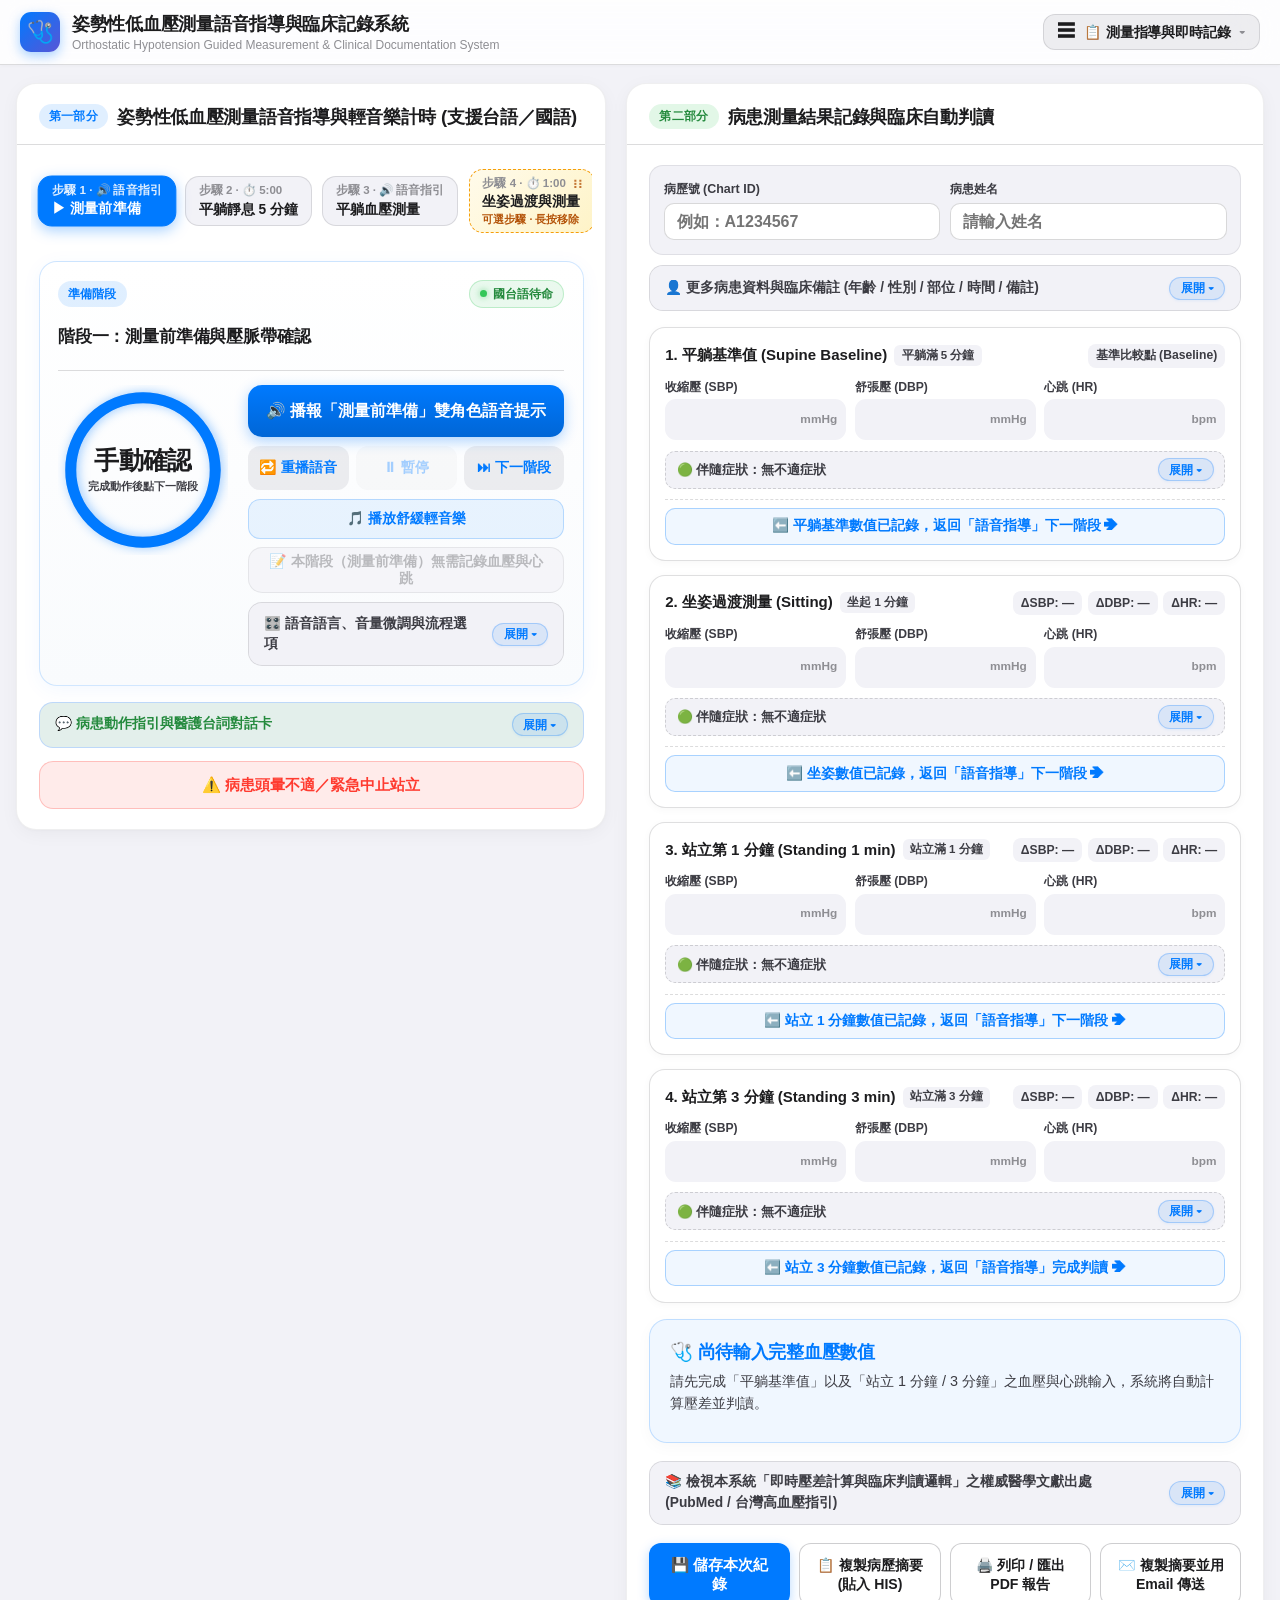
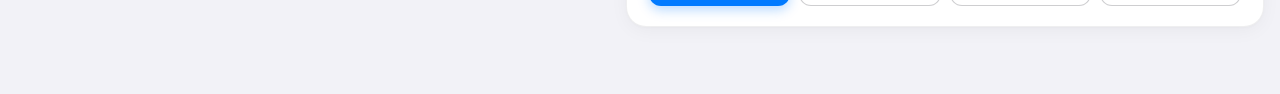
<file: index.html>
<!DOCTYPE html>
<html lang="zh-TW">
<head>
  <meta charset="UTF-8" />
  <meta name="viewport" content="width=device-width, initial-scale=1.0" />
  <meta name="description" content="姿勢性低血壓測量語音指導與臨床記錄系統 — 支援台語與國語雙語引導、輕音樂計時與自動臨床判讀" />
  <meta name="theme-color" content="#007aff" />
  <meta name="apple-mobile-web-app-capable" content="yes" />
  <meta name="apple-mobile-web-app-status-bar-style" content="default" />
  <title>姿勢性低血壓測量語音指導與臨床記錄系統</title>
  <link rel="manifest" href="manifest.json" />
  <link rel="stylesheet" href="css/ios-theme.css" />
</head>
<body>

  <!-- 側邊欄導覽抽屜 (Off-canvas Sidebar Drawer) -->
  <div class="sidebar-backdrop" id="sidebarBackdrop" aria-hidden="true"></div>
  <aside class="app-sidebar" id="appSidebar" aria-label="系統功能選單">
    <div class="sidebar-header">
      <div class="sidebar-brand">
        <span class="sidebar-brand-icon">🩺</span>
        <span class="sidebar-brand-title">功能選單</span>
      </div>
      <button type="button" class="sidebar-close-btn" id="sidebarCloseBtn" aria-label="關閉選單">✕</button>
    </div>
    <div class="sidebar-body">
      <nav class="sidebar-nav-tabs" aria-label="功能頁籤">
        <button type="button" class="sidebar-tab-btn active" data-tab="tab-workspace">
          <span class="sidebar-tab-icon">📋</span>
          <div class="sidebar-tab-info">
            <strong>測量指導與即時記錄</strong>
          </div>
        </button>
        <button type="button" class="sidebar-tab-btn" data-tab="tab-history">
          <span class="sidebar-tab-icon">🗂️</span>
          <div class="sidebar-tab-info">
            <strong>歷史紀錄管理</strong>
          </div>
          <span class="badge-count" id="historyCountBadge">0</span>
        </button>
        <button type="button" class="sidebar-tab-btn" data-tab="tab-settings">
          <span class="sidebar-tab-icon">⚙️</span>
          <div class="sidebar-tab-info">
            <strong>語音、輕音樂與時間設定</strong>
          </div>
        </button>
      </nav>
      <div class="sidebar-section-divider"></div>
      <div class="sidebar-section-title">測量資料快捷操作</div>
      <div class="sidebar-actions-group">
        <button type="button" class="sidebar-action-btn" id="loadDemoCaseBtn" title="帶入一組典型姿勢性低血壓陽性數據以供測試">
          <span class="sidebar-action-icon">🧪</span>
          <div class="sidebar-action-info">
            <strong>帶入範例數據</strong>
          </div>
        </button>
        <button type="button" class="sidebar-action-btn" id="resetFormBtn" title="清空目前表單重新開始">
          <span class="sidebar-action-icon">🔄</span>
          <div class="sidebar-action-info">
            <strong>清空重填</strong>
          </div>
        </button>
      </div>
    </div>
    <div class="sidebar-footer">
      <span class="sidebar-footer-text">Orthostatic Hypotension System v2.1</span>
    </div>
  </aside>

  <!-- 頂部導覽與即時音訊狀態列 -->
  <header class="app-header">
    <div class="header-inner">
      <div class="brand-group">
        <div class="brand-icon" aria-hidden="true">🩺</div>
        <div class="brand-title">
          <h1>姿勢性低血壓測量語音指導與臨床記錄系統</h1>
          <p>Orthostatic Hypotension Guided Measurement &amp; Clinical Documentation System</p>
        </div>
      </div>

      <div class="header-controls">
        <button type="button" class="sidebar-toggle-btn" id="sidebarToggleBtn" aria-label="開啟功能選單" title="展開系統功能選單">
          <span class="sidebar-toggle-icon" aria-hidden="true">☰</span>
          <span class="sidebar-current-label" id="currentNavLabel">📋 測量指導與即時記錄</span>
          <span class="sidebar-toggle-chevron" aria-hidden="true">▾</span>
        </button>
      </div>
    </div>
  </header>

  <!-- 主內容區塊 -->
  <main class="main-container">

    <!-- 頁籤 1：雙欄聯動工作區 (第一部分：語音指導 + 第二部分：臨床記錄) -->
    <section id="tab-workspace" class="tab-panel active">

      <!-- 手機／平板專用：第一部分與第二部分快速切換列 (保留語音指導與記錄血壓雙頁箋，高度鎖定不跳動) -->
      <div class="mobile-part-switcher no-print" id="mobilePartSwitcher">
        <div class="mobile-part-switcher-inner">
          <button type="button" class="mobile-part-btn active" id="mobileShowPart1Btn">
            <span id="mobilePart1BtnText">⏱️ 語音指導</span>
            <span class="mobile-mini-timer-badge" id="mobileMiniTimerBadge">準備</span>
          </button>
          <button type="button" class="mobile-part-btn part2-btn" id="mobileShowPart2Btn">
            <span>📝 記錄血壓與判讀</span>
          </button>
        </div>
      </div>

      <div class="workspace-grid mobile-view-part1" id="workspaceGrid">

        <!-- ================================================================
             第一部分：互動式語音測量指導與等待輕音樂面板
             ================================================================ -->
        <div class="panel-card guidance-column">
          <div class="panel-header">
            <div class="panel-header-title">
              <span class="part-tag">第一部分</span>
              <h2>姿勢性低血壓測量語音指導與輕音樂計時 (支援台語／國語)</h2>
            </div>
          </div>

          <div class="panel-body">
            <!-- 階段進度條 (可點擊切換任意階段，再次點擊當前階段可直接播放) -->
            <div class="stepper-track" id="stepperTrack" aria-label="測量階段進度"></div>
            <div class="stepper-trash-zone no-print" id="stepperTrashZone" aria-hidden="true" aria-label="移至垃圾桶刪除可選步驟">
              <span class="trash-zone-icon">🗑️</span>
            </div>

            <!-- ============================================================
                 一體化「當前階段顯示 ＋ 語音/輕音樂播放與計時主控台」
                 核心按鈕一目了然，次要設定收合於摺疊抽屜內
                 ============================================================ -->
            <div class="current-stage-banner">
              <div class="stage-header-row">
                <div class="stage-meta-row">
                  <span class="stage-badge" id="currentStageBadge">準備階段</span>
                  <div class="stage-voice-status">
                    <span class="pulse-dot" id="voicePulseDot"></span>
                    <span id="voiceStatusText">國台語待命</span>
                  </div>
                </div>
                <h3 class="stage-title-text" id="currentStageTitle">階段一：測量前準備與壓脈帶確認</h3>
              </div>

              <!-- 中央整合區：左側圓形計時器 ＋ 右側主播放與階段控制面板 -->
              <div class="stage-console-body">
                <div class="timer-centerpiece">
                  <div class="timer-ring-container" id="timerRingContainer">
                    <svg class="timer-svg" viewBox="0 0 200 200">
                      <circle class="timer-circle-bg" cx="100" cy="100" r="85"></circle>
                      <circle class="timer-circle-progress" id="timerCircleProgress" cx="100" cy="100" r="85"></circle>
                    </svg>
                    <div class="timer-readout">
                      <span class="timer-digits" id="timerDigits">手動確認</span>
                      <span class="timer-subtext" id="timerSubtext">點擊主按鈕開始語音引導</span>
                    </div>
                  </div>
                </div>

                <!-- 緊貼階段與計時器的核心播放控制面板 -->
                <div class="stage-playback-controls">
                  <button type="button" class="btn btn-primary-large" id="primaryStepActionBtn">
                    🔊 播報「測量前準備」雙角色語音提示
                  </button>

                  <div class="secondary-actions-row">
                    <button type="button" class="btn btn-secondary" id="replayVoiceBtn">
                      🔁 重播語音
                    </button>
                    <button type="button" class="btn btn-secondary" id="pauseResumeTimerBtn" disabled>
                      ⏸ 暫停
                    </button>
                    <button type="button" class="btn btn-secondary" id="nextStepBtn">
                      ⏭ 下一階段
                    </button>
                  </div>

                  <button type="button" class="stage-audio-btn" id="headerMusicToggleBtn" title="隨時開啟或暫停等待期間的舒緩輕音樂" style="width: 100%;">
                    🎵 播放舒緩輕音樂
                  </button>

                  <!-- 快捷鍵：一鍵跳轉/聚焦至第二部分輸入當前階段血壓（步驟一準備階段預設為不可啟動 disabled） -->
                  <button type="button" class="btn btn-jump-record" id="jumpToRecordBtn" disabled>
                    📝 本階段（測量前準備）無需記錄血壓與心跳
                  </button>

                  <!-- 摺疊收納：平時不需頻繁變動的語音模式、獨立音量與流程選項 -->
                  <details class="collapsible-drawer">
                    <summary><span>🎛️ 語音語言、音量微調與流程選項</span></summary>
                    <div class="collapsible-drawer-body">
                      <div class="drawer-lang-row">
                        <select id="headerLangModeSelect" class="stage-lang-select" title="快速切換國語／台語播報搭配模式">
                          <option value="patient_tw_staff_zh" selected>🗣️ 病患：台語 ／ 醫護：國語 (推薦)</option>
                          <option value="all_tw">🗣️ 全台語模式 (病患＋醫護皆台語)</option>
                          <option value="patient_both_staff_zh">🗣️ 病患：國語＋台語 ／ 醫護：國語</option>
                          <option value="all_zh">🗣️ 全國語模式 (台灣國語 zh-TW)</option>
                        </select>
                        <button type="button" class="stage-audio-btn" id="headerTestVoiceBtn" title="測試台語與台灣國語語音">
                          🔊 測試語音
                        </button>
                      </div>

                      <div class="quick-volume-sliders">
                        <div class="vol-slider-item">
                          <span style="font-weight: 700; color: #047857; white-space: nowrap;">🔊 台語音量：</span>
                          <input type="range" id="quickTwVolInput" min="0.0" max="4.0" step="0.1" value="2.2" style="accent-color: #0d8a72;" title="獨立調整台語語音音量（支援 0% 靜音至 400% 增幅放大）" />
                          <strong id="quickTwVolVal" style="min-width: 42px; text-align: right; color: #047857;">220%</strong>
                        </div>
                        <div class="vol-slider-item">
                          <span style="font-weight: 700; color: #1d4ed8; white-space: nowrap;">🔉 國語音量：</span>
                          <input type="range" id="quickZhVolInput" min="0.0" max="2.0" step="0.05" value="0.65" style="accent-color: #0f6cbd;" title="獨立調整國語語音音量（透過 Web Audio GainNode 即時控音，支援 0% 靜音至 200% 增幅）" />
                          <strong id="quickZhVolVal" style="min-width: 42px; text-align: right; color: #1d4ed8;">65%</strong>
                        </div>
                      </div>

                      <div class="protocol-toolbar" style="margin-bottom: 0; padding-bottom: 0; border-bottom: none;">
                        <label class="toggle-label" title="預設包含，可長按上方卡片移除或在此切換「坐姿過渡與測量」階段">
                          <input type="checkbox" id="includeSittingToggle" checked />
                          <span>包含「坐姿過渡測量」階段</span>
                        </label>
                        <label class="toggle-label" title="開啟後將等待計時縮短為 15 秒，方便快速展示、教學或測試語音流程">
                          <input type="checkbox" id="quickDemoToggle" />
                          <span>⚡ 15秒快速測試模式</span>
                        </label>
                      </div>
                    </div>
                  </details>
                </div>
              </div>
            </div>

            <!-- 雙角色語音與動作提示卡 (可摺疊收合抽屜，釋放畫面垂直空間，點擊隨時展開查閱) -->
            <details class="collapsible-drawer dual-role-drawer" id="dualRoleDrawer">
              <summary>
                <span>💬 病患動作指引與醫護台詞對話卡</span>
              </summary>
              <div class="collapsible-drawer-body">
                <div class="dual-role-cards">
                  <!-- 對病患的指導 -->
                  <div class="role-card patient-card">
                    <div class="role-card-header">
                      <span class="role-badge">🛌 病患動作指引</span>
                      <div style="display: flex; gap: 0.35rem; flex-wrap: wrap;">
                        <button type="button" class="speak-single-btn" id="speakPatientTwBtn">
                          🔊 台語
                        </button>
                        <button type="button" class="speak-single-btn" id="speakPatientOnlyBtn">
                          🔊 國語
                        </button>
                      </div>
                    </div>
                    <p class="role-card-content" id="patientInstructionText">
                      請配合醫護人員躺平在檢查床上，雙腿自然伸直、不要交叉，全身放鬆即可。
                    </p>
                    <details class="collapsible-drawer" style="margin-top: 0.45rem; border-color: rgba(16, 185, 129, 0.25);">
                      <summary style="padding: 0.45rem 0.75rem; font-size: 0.8rem; background: rgba(16, 185, 129, 0.08); color: #047857;">
                        <span>💬 檢視台語台詞字幕</span>
                      </summary>
                      <div class="collapsible-drawer-body" style="padding: 0.55rem 0.75rem;">
                        <p id="patientTaiwaneseSubText" style="margin: 0; font-weight: 600; font-size: 0.82rem; color: #065f46;">
                          （台語：你好，這馬欲來量血壓。請配合護理師，躺平佇床仔頂，雙跤伸直莫交挐，身軀放輕鬆。）
                        </p>
                      </div>
                    </details>
                  </div>

                  <!-- 對醫護人員的指導 -->
                  <div class="role-card staff-card">
                    <div class="role-card-header">
                      <span class="role-badge">🧑‍⚕️ 醫護人員動作</span>
                      <div style="display: flex; gap: 0.35rem; flex-wrap: wrap;">
                        <button type="button" class="speak-single-btn" id="speakStaffOnlyBtn">
                          🔊 國語
                        </button>
                        <button type="button" class="speak-single-btn" id="speakStaffTwBtn">
                          🔊 台語
                        </button>
                      </div>
                    </div>
                    <p class="role-card-content" id="staffInstructionText">
                      請確認病患基本資料，選擇合適尺寸的血壓壓脈帶綁於上臂（與心臟同高），並引導病患平躺於檢查床上。
                    </p>
                  </div>
                </div>
              </div>
            </details>

            <!-- 緊急安全中止按鈕 -->
            <div class="action-buttons-grid">
              <button type="button" class="btn btn-warning-abort" id="emergencyAbortBtn">
                ⚠️ 病患頭暈不適／緊急中止站立
              </button>
            </div>
          </div>
        </div>

        <!-- ================================================================
             第二部分：臨床血壓心率記錄、自動判讀與病歷匯出面板
             ================================================================ -->
        <div class="panel-card record-column">
          <!-- 列印專用醫院報告標頭 -->
          <div class="print-only-header">
            <h1>姿勢性低血壓臨床檢測報告單 (Orthostatic Blood Pressure Report)</h1>
            <p>診斷基準：站立 3 分鐘內收縮壓 (SBP) 下降 ≥ 20 mmHg 或 舒張壓 (DBP) 下降 ≥ 10 mmHg</p>
          </div>

          <div class="panel-header">
            <div class="panel-header-title">
              <span class="part-tag part-two">第二部分</span>
              <h2>病患測量結果記錄與臨床自動判讀</h2>
            </div>
          </div>

          <div class="panel-body">
            <!-- 病患核心基本資料（僅保留最常填的病歷號與姓名，其餘收納至下方摺疊抽屜） -->
            <div class="patient-info-grid" style="margin-bottom: 0.65rem;">
              <div class="form-field">
                <label for="patientChartId">病歷號 (Chart ID)</label>
                <input type="text" id="patientChartId" placeholder="例如：A1234567" />
              </div>
              <div class="form-field">
                <label for="patientName">病患姓名</label>
                <input type="text" id="patientName" placeholder="請輸入姓名" />
              </div>
            </div>

            <!-- 摺疊收納：次要病患資料與臨床備註 -->
            <details class="collapsible-drawer" style="margin-bottom: 1rem;">
              <summary><span>👤 更多病患資料與臨床備註 (年齡 / 性別 / 部位 / 時間 / 備註)</span></summary>
              <div class="collapsible-drawer-body">
                <div class="patient-info-grid" style="margin-bottom: 0; background: transparent; border: none; padding: 0;">
                  <div class="form-field">
                    <label for="patientAge">年齡 (歲)</label>
                    <input type="number" id="patientAge" min="1" max="120" placeholder="例如：72" />
                  </div>
                  <div class="form-field">
                    <label for="patientGender">性別</label>
                    <select id="patientGender">
                      <option value="">未選擇</option>
                      <option value="男">男 (Male)</option>
                      <option value="女">女 (Female)</option>
                      <option value="其他">其他</option>
                    </select>
                  </div>
                  <div class="form-field">
                    <label for="patientArm">測量部位</label>
                    <select id="patientArm">
                      <option value="左手 (Left Arm)">左手 (Left Arm)</option>
                      <option value="右手 (Right Arm)">右手 (Right Arm)</option>
                    </select>
                  </div>
                  <div class="form-field">
                    <label for="patientCuffSize">壓脈帶尺寸</label>
                    <select id="patientCuffSize">
                      <option value="標準成人壓脈帶 (Standard)">標準成人壓脈帶 (Standard)</option>
                      <option value="大號成人壓脈帶 (Large)">大號成人壓脈帶 (Large)</option>
                      <option value="小號成人壓脈帶 (Small)">小號成人壓脈帶 (Small)</option>
                    </select>
                  </div>
                  <div class="form-field field-full-width">
                    <label for="patientMeasuredAt">測量日期與時間</label>
                    <input type="datetime-local" id="patientMeasuredAt" />
                  </div>
                </div>

                <div class="form-field">
                  <label for="patientNotes">醫護臨床備註（如：目前服用之降血壓藥物、昨日飲水量、下床步態觀察等）</label>
                  <textarea id="patientNotes" rows="2" placeholder="可輸入相關病史、用藥或臨床觀察備註..."></textarea>
                </div>
              </div>
            </details>

            <!-- 各階段血壓、心跳與症狀動態輸入區 -->
            <div class="measurement-stages-list" id="measurementStagesContainer"></div>

            <!-- 即時臨床自動判讀橫幅 -->
            <div class="assessment-banner status-pending" id="clinicalAssessmentBanner">
              <div class="assessment-headline" id="assessmentHeadline">
                🩺 尚待輸入完整血壓數值
              </div>
              <p class="assessment-summary" id="assessmentSummary">
                請先完成「平躺基準值」以及「站立 1 分鐘 / 3 分鐘」之血壓與心跳輸入，系統將自動計算壓差並判讀。
              </p>
              <ul class="assessment-notes-list" id="assessmentNotesList"></ul>
            </div>

            <!-- 臨床計算與判讀基準之權威醫學文獻出處 (PubMed / 台灣臨床指引) -->
            <details class="collapsible-drawer" style="margin-bottom: 1.15rem;" class="no-print">
              <summary>
                <span>📚 檢視本系統「即時壓差計算與臨床判讀邏輯」之權威醫學文獻出處 (PubMed / 台灣高血壓指引)</span>
              </summary>
              <div class="collapsible-drawer-body" style="font-size: 0.82rem; line-height: 1.5; color: #334155;">
                <div>
                  <strong>1. 姿勢性低血壓標準定義（平躺 5 分鐘後站立 3 分鐘內 ΔSBP 下降 ≥ 20 mmHg 或 ΔDBP 下降 ≥ 10 mmHg；合併仰臥位高血壓者參考 ΔSBP 下降 ≥ 30 mmHg）：</strong><br />
                  • Freeman R, Wieling W, Axelrod FB, et al. <em>Consensus statement on the definition of orthostatic hypotension, neurally mediated syncope and the postural tachycardia syndrome.</em> <strong>Clin Auton Res.</strong> 2011 Apr;21(2):69-72.
                  [<a href="https://pubmed.ncbi.nlm.nih.gov/21431947/" target="_blank" rel="noopener">PMID: 21431947</a> | <a href="https://doi.org/10.1007/s10286-011-0119-5" target="_blank" rel="noopener">DOI: 10.1007/s10286-011-0119-5</a>]
                </div>
                <div>
                  <strong>2. 台灣本土高血壓與高齡姿勢性低血壓臨床診療指引（台灣心臟學會 TSOC ／ 台灣高血壓學會 THS）：</strong><br />
                  • Wang TD, Chiang CE, Chao TH, et al. <em>2022 Guidelines of the Taiwan Society of Cardiology and the Taiwan Hypertension Society for the Management of Hypertension.</em> <strong>Acta Cardiol Sin.</strong> 2022 May;38(3):225-325.
                  [<a href="https://pubmed.ncbi.nlm.nih.gov/35673334/" target="_blank" rel="noopener">PMID: 35673334</a> | <a href="https://pmc.ncbi.nlm.nih.gov/articles/PMC9121756/" target="_blank" rel="noopener">PMCID: PMC9121756</a>]<br />
                  • Wu PS, Chao CT, Hsiao CH, et al. <em>Blood pressure targets, medication consideration and unique concerns in elderly hypertension IV: Focus on frailty, orthostatic hypotension, and resistant hypertension.</em> <strong>J Formos Med Assoc.</strong> 2025 Jul;124 Suppl 1:S63-S69.
                  [<a href="https://pubmed.ncbi.nlm.nih.gov/39370367/" target="_blank" rel="noopener">PMID: 39370367</a> | <a href="https://doi.org/10.1016/j.jfma.2024.09.022" target="_blank" rel="noopener">DOI: 10.1016/j.jfma.2024.09.022</a>]
                </div>
                <div>
                  <strong>3. 神經源性 (Neurogenic) vs. 非神經源性姿勢性低血壓之心率代償鑑別（ΔHR &lt; 15 bpm 及 ΔHR/ΔSBP 比值 &lt; 0.5 bpm/mmHg）：</strong><br />
                  • Norcliffe-Kaufmann L, Kaufmann H, Palma JA, et al. <em>Orthostatic heart rate changes in patients with autonomic failure caused by neurodegenerative synucleinopathies.</em> <strong>Ann Neurol.</strong> 2018 Mar;83(3):522-531.
                  [<a href="https://pubmed.ncbi.nlm.nih.gov/29405350/" target="_blank" rel="noopener">PMID: 29405350</a> | <a href="https://pmc.ncbi.nlm.nih.gov/articles/PMC5867255/" target="_blank" rel="noopener">PMCID: PMC5867255</a>]<br />
                  • Gibbons CH, Schmidt P, Biaggioni I, et al. <em>The recommendations of a consensus panel for the screening, diagnosis, and treatment of neurogenic orthostatic hypotension and associated supine hypertension.</em> <strong>J Neurol.</strong> 2017 Aug;264(8):1567-1582.
                  [<a href="https://pubmed.ncbi.nlm.nih.gov/28050656/" target="_blank" rel="noopener">PMID: 28050656</a> | <a href="https://pmc.ncbi.nlm.nih.gov/articles/PMC5533816/" target="_blank" rel="noopener">PMCID: PMC5533816</a>]
                </div>
                <div>
                  <strong>4. 姿勢性心搏過速症候群 (POTS) 篩檢標準（站立後無姿勢性低血壓，且成人心率增加 ΔHR ≥ 30 bpm 或絕對心率 ≥ 120 bpm）：</strong><br />
                  • Sheldon RS, Grubb BP 2nd, Olshansky B, et al. <em>2015 Heart Rhythm Society expert consensus statement on the diagnosis and treatment of postural tachycardia syndrome, inappropriate sinus tachycardia, and vasovagal syncope.</em> <strong>Heart Rhythm.</strong> 2015 Jun;12(6):e41-e63.
                  [<a href="https://pubmed.ncbi.nlm.nih.gov/25980576/" target="_blank" rel="noopener">PMID: 25980576</a> | <a href="https://pmc.ncbi.nlm.nih.gov/articles/PMC5267948/" target="_blank" rel="noopener">PMCID: PMC5267948</a>]
                </div>
              </div>
            </details>

            <!-- 儲存與病歷匯出按鈕列 -->
            <div class="record-actions-bar">
              <button type="button" class="btn btn-save" id="saveRecordBtn">
                💾 儲存本次紀錄
              </button>
              <button type="button" class="btn btn-outline" id="copyClinicalNoteBtn">
                📋 複製病歷摘要 (貼入 HIS)
              </button>
              <button type="button" class="btn btn-outline" id="printReportBtn">
                🖨️ 列印 / 匯出 PDF 報告
              </button>
              <button type="button" class="btn btn-outline" id="copyAndEmailBtn">
                ✉️ 複製摘要並用 Email 傳送
              </button>
            </div>

            <!-- 列印專用醫護簽章尾註 -->
            <div class="print-only-footer">
              <span>執行測量醫護人員簽章：__________________________</span>
              <span>醫師判讀簽章：__________________________</span>
              <span>列印時間：<span id="printDateText"></span></span>
            </div>
          </div>
        </div>

      </div>
    </section>

    <!-- 頁籤 2：本機歷史紀錄管理 -->
    <section id="tab-history" class="tab-panel">
      <div class="panel-card">
        <div class="panel-header">
          <div class="panel-header-title">
            <span class="part-tag part-two">歷史資料庫</span>
            <h2>已儲存之姿勢性低血壓測量紀錄</h2>
          </div>
        </div>
        <div class="panel-body">
          <div class="history-toolbar">
            <input type="search" id="historySearchInput" class="search-input" placeholder="🔍 搜尋病患姓名或病歷號..." />
            <div class="history-toolbar-actions">
              <button type="button" class="btn btn-outline" id="historySelectAllBtn">
                ☑️ 全選
              </button>
              <button type="button" class="btn btn-save" id="historyExportSelectedCsvBtn">
                📊 匯出已勾選 CSV (0)
              </button>
              <button type="button" class="btn btn-outline" id="historyExportCsvBtn">
                📊 匯出全部 (CSV)
              </button>
              <button type="button" class="btn btn-outline" id="historyClearAllBtn" style="color: var(--ios-red);">
                🗑️ 清空全部紀錄
              </button>
            </div>
          </div>

          <div class="history-table-wrapper">
            <table class="history-table">
              <thead>
                <tr>
                  <th class="history-check-col">
                    <input type="checkbox" id="historySelectAllCheckbox" class="history-checkbox" aria-label="全選紀錄" title="全選 / 取消全選" />
                  </th>
                  <th>檢測日期時間</th>
                  <th>病歷號</th>
                  <th>姓名 (年齡)</th>
                  <th>平躺 BP (HR)</th>
                  <th>站立 1 分 BP (ΔSBP)</th>
                  <th>站立 3 分 BP (ΔSBP)</th>
                  <th>自動判讀結果</th>
                  <th>操作</th>
                </tr>
              </thead>
              <tbody id="historyTableBody"></tbody>
            </table>
          </div>
        </div>
      </div>
    </section>

    <!-- 頁籤 3：台灣語音、輕音樂與倒數時間設定 -->
    <section id="tab-settings" class="tab-panel">
      <div class="panel-card">
        <div class="panel-header">
          <div class="panel-header-title">
            <span class="part-tag">系統設定</span>
            <h2>台灣國語／台語雙語提示、舒緩輕音樂與各階段時間個人化設定</h2>
          </div>
        </div>

        <div class="panel-body">
          <div class="settings-grid">

            <!-- 語音設定卡 -->
            <div class="setting-group-card">
              <h3>🗣️ 台灣國語與台語 (Taiwanese Hokkien) 語音設定</h3>

              <div class="form-field">
                <label for="settingsLangModeSelect">預設語音播報語言搭配模式</label>
                <select id="settingsLangModeSelect">
                  <option value="patient_tw_staff_zh" selected>病患：台語 ／ 醫護人員：國語 (推薦臨床長者使用)</option>
                  <option value="all_tw">全台語模式 (對病患與對醫護人員皆播報台語)</option>
                  <option value="patient_both_staff_zh">病患：先國語再台語雙聲道 ／ 醫護人員：國語</option>
                  <option value="all_zh">全國語模式 (全部使用台灣國語 zh-TW)</option>
                </select>
              </div>

              <div class="form-field">
                <label for="twVoiceSelect">選擇台灣國語語音聲線（自動優先鎖定 zh-TW 語音）</label>
                <select id="twVoiceSelect">
                  <option value="">載入系統台灣語音中...</option>
                </select>
              </div>

              <div class="form-field">
                <label>語音播報語速（同時適用於國語與台語音檔）：<strong id="speechRateVal">0.96x</strong></label>
                <div class="range-row">
                  <span>慢</span>
                  <input type="range" id="speechRateInput" min="0.80" max="1.25" step="0.02" value="0.96" />
                  <span>快</span>
                </div>
              </div>

              <div class="form-field">
                <label>🔊 台語語音獨立音量（含強效增幅放大器，最高 400%）：<strong id="taiwaneseVolVal">220%</strong></label>
                <div class="range-row">
                  <span>靜音</span>
                  <input type="range" id="taiwaneseVolInput" min="0.0" max="4.0" step="0.1" value="2.2" />
                  <span>400% (超大聲)</span>
                </div>
              </div>

              <div class="form-field">
                <label>🔉 國語語音獨立音量（透過 Web Audio GainNode 即時控音，最高 200%）：<strong id="speechVolVal">65%</strong></label>
                <div class="range-row">
                  <span>靜音</span>
                  <input type="range" id="speechVolInput" min="0.0" max="2.0" step="0.05" value="0.65" />
                  <span>200% (增幅)</span>
                </div>
              </div>
            </div>

            <!-- 舒緩輕音樂設定卡 -->
            <div class="setting-group-card">
              <h3>🎵 等待期間舒緩輕音樂設定</h3>
              <div class="form-field">
                <label for="musicStyleSelect">選擇等待期間背景輕音樂風格</label>
                <select id="musicStyleSelect">
                  <option value="piano_pad">🎹 內建療癒鋼琴與溫暖弦樂襯底 (60 BPM 舒緩慢板)</option>
                  <option value="healing_bells">🔔 內建自然冥想泛音鐘聲 (深度呼吸放鬆)</option>
                  <option value="custom_mp3">📂 使用下方上傳的自訂 MP3 / WAV 音樂檔</option>
                </select>
              </div>

              <div class="form-field">
                <label>輕音樂平時音量：<strong id="musicVolVal">45%</strong>（語音播報時會自動智慧閃避調降音量）</label>
                <div class="range-row">
                  <span>靜音</span>
                  <input type="range" id="musicVolInput" min="0.05" max="1.0" step="0.05" value="0.45" />
                  <span>100%</span>
                </div>
              </div>

              <div class="form-field">
                <label for="customMusicFileInput">上傳診間自訂輕音樂檔案 (.mp3 / .wav)</label>
                <input type="file" id="customMusicFileInput" accept="audio/*" />
              </div>
            </div>

            <!-- 各階段倒數秒數自訂卡 -->
            <div class="setting-group-card">
              <h3>⏱️ 各階段等待計時秒數設定</h3>
              <div class="form-field">
                <label for="durSupineRest">平躺靜息等待時間 (秒) — 臨床標準建議 300 秒 (5 分鐘)</label>
                <input type="number" id="durSupineRest" min="10" max="1200" value="300" />
              </div>
              <div class="form-field">
                <label for="durSitting">坐姿過渡等待時間 (秒) — 預設 60 秒 (1 分鐘)</label>
                <input type="number" id="durSitting" min="10" max="600" value="60" />
              </div>
              <div class="form-field">
                <label for="durStand1">站立第 1 分鐘測量倒數 (秒) — 臨床標準 60 秒</label>
                <input type="number" id="durStand1" min="10" max="600" value="60" />
              </div>
              <div class="form-field">
                <label for="durStand3">站立第 1 分鐘後繼續等待至第 3 分鐘 (秒) — 臨床標準 120 秒</label>
                <input type="number" id="durStand3" min="10" max="600" value="120" />
              </div>
            </div>

          </div>

          <!-- 本機個人化設定儲存與還原控制列 -->
          <div class="settings-actions-bar">
            <button type="button" class="btn btn-restore-settings" id="restoreDefaultSettingsBtn">
              🔄 還原為系統預設值
            </button>
            <button type="button" class="btn btn-save-settings" id="saveUserSettingsBtn">
              💾 儲存目前個人化設定至本機
            </button>
          </div>
        </div>
      </div>
    </section>

  </main>

  <!-- iOS 風格確認對話框 (Confirmation Modal) -->
  <div class="ios-modal-backdrop" id="confirmModalBackdrop" aria-hidden="true">
    <div class="ios-modal-dialog" role="alertdialog" aria-modal="true" aria-labelledby="confirmModalTitle" aria-describedby="confirmModalMessage">
      <div class="ios-modal-content">
        <h3 class="ios-modal-title" id="confirmModalTitle">確認操作</h3>
        <p class="ios-modal-message" id="confirmModalMessage">確定要執行此操作嗎？</p>
      </div>
      <div class="ios-modal-actions">
        <button type="button" class="ios-modal-btn cancel" id="confirmModalCancelBtn">取消</button>
        <button type="button" class="ios-modal-btn confirm" id="confirmModalConfirmBtn">確定</button>
      </div>
    </div>
  </div>

  <!-- 右下角通知訊息容器 -->
  <div class="toast-container" id="toastContainer" aria-live="polite"></div>

  <!-- 載入系統 JavaScript 模組 (非同步高效率架構，實體音訊按需載入，零阻塞主執行緒) -->
  <script src="js/protocol-steps.js"></script>
  <script src="js/audio-engine.js"></script>
  <script src="js/clinical-evaluator.js"></script>
  <script src="js/storage-export.js"></script>
  <script src="js/app.js"></script>
</body>
</html>
</file>
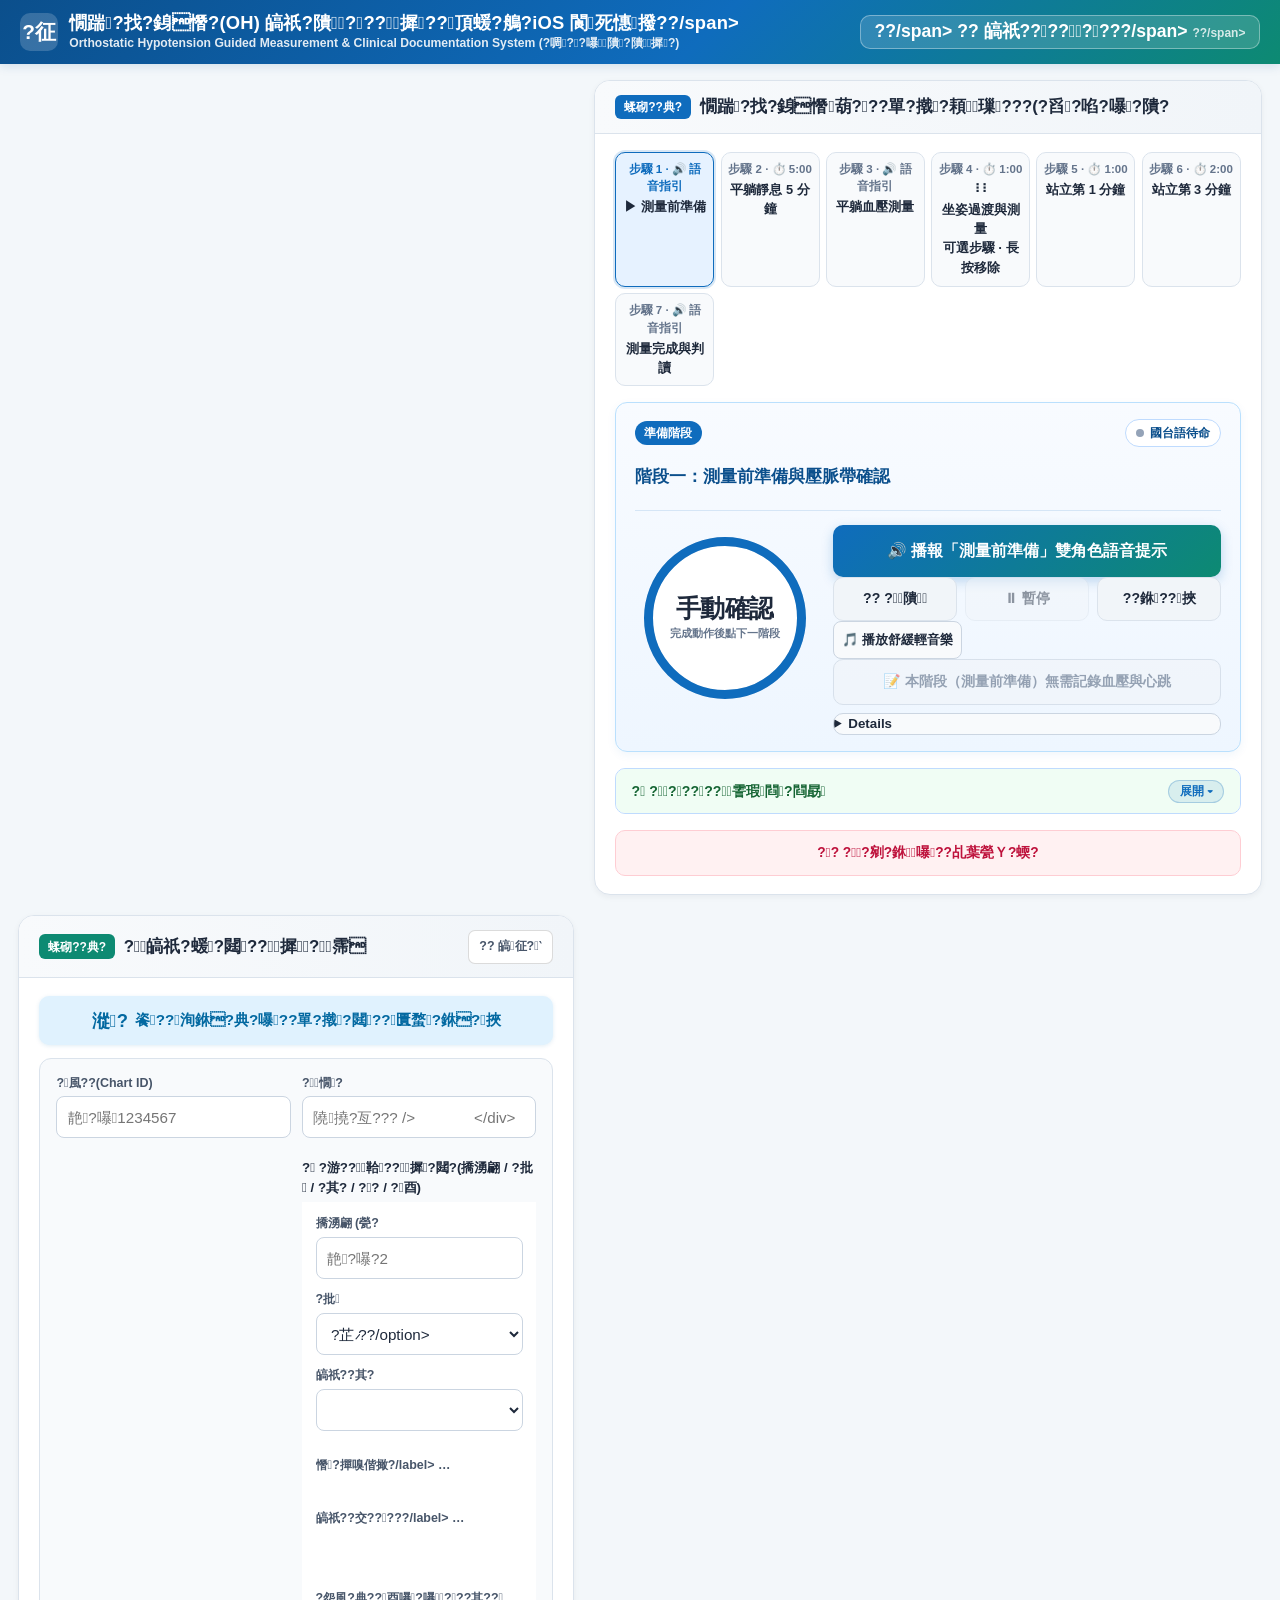
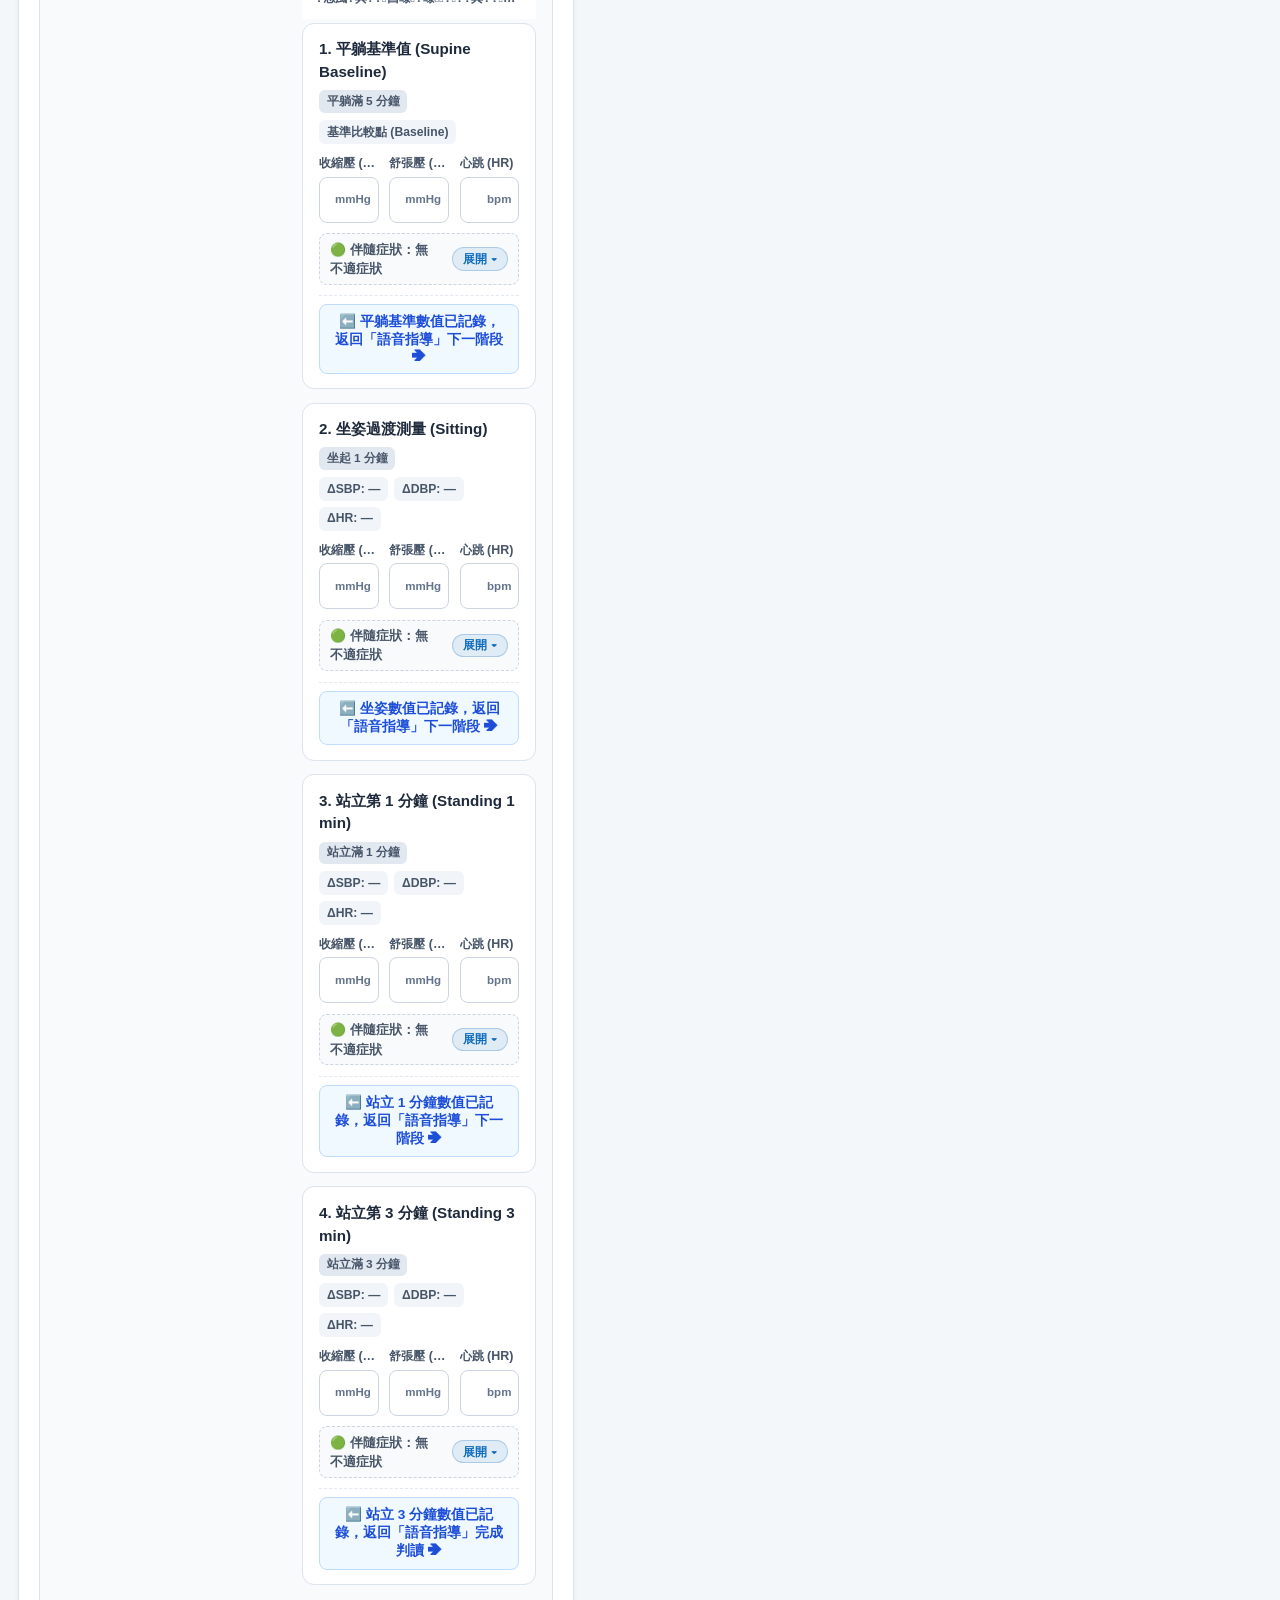
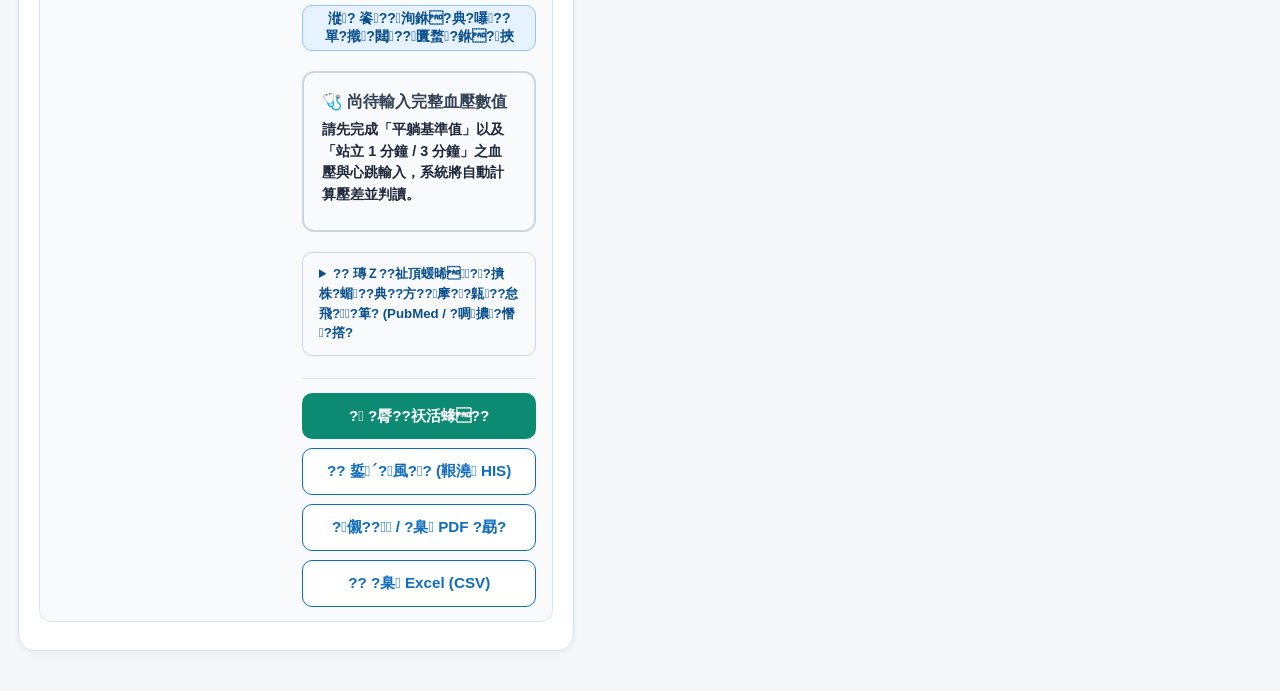
<file: index-classic.html>
﻿<!DOCTYPE html>
<html lang="zh-TW">
<head>
  <meta charset="UTF-8" />
  <meta name="viewport" content="width=device-width, initial-scale=1.0" />
  <title>憪踹?找?銵憯?(OH) 皜祇?隤???摨??頂蝯?(iOS 閬死憓撥??</title>
  <link rel="stylesheet" href="css/styles.css" />
</head>
<body>

  <!-- ?湧?甈?閬賣撅?(Off-canvas Sidebar Drawer) -->
  <div class="sidebar-backdrop" id="sidebarBackdrop" aria-hidden="true"></div>
  <aside class="app-sidebar" id="appSidebar" aria-label="蝟餌絞??詨">
    <div class="sidebar-header">
      <div class="sidebar-brand">
        <span class="sidebar-brand-icon">?征</span>
        <span class="sidebar-brand-title">??詨</span>
      </div>
      <button type="button" class="sidebar-close-btn" id="sidebarCloseBtn" aria-label="???詨">??/button>
    </div>
    <div class="sidebar-body">
      <nav class="sidebar-nav-tabs" aria-label="??惜">
        <button type="button" class="sidebar-tab-btn active" data-tab="tab-workspace">
          <span class="sidebar-tab-icon">??</span>
          <div class="sidebar-tab-info">
            <strong>皜祇????????/strong>
            <small>7 甇仿?隤撘???憯??????脣閰?/small>
          </div>
        </button>
        <button type="button" class="sidebar-tab-btn" data-tab="tab-history">
          <span class="sidebar-tab-icon">??儭?/span>
          <div class="sidebar-tab-info">
            <strong>甇瑕蝝?恣??/strong>
            <small>?風瑼Ｚ??IS/SOAP ??CSV ?臬</small>
          </div>
          <span class="badge-count" id="historyCountBadge">0</span>
        </button>
        <button type="button" class="sidebar-tab-btn" data-tab="tab-settings">
          <span class="sidebar-tab-icon">??</span>
          <div class="sidebar-tab-info">
            <strong>隤???單????身摰?/strong>
            <small>?函??喲?隤踵?璅◢?潸?蝑?蝘</small>
          </div>
        </button>
      </nav>
    </div>
    <div class="sidebar-footer">
      <span class="sidebar-footer-text">Orthostatic Hypotension System v2.1</span>
    </div>
  </aside>

  <!-- ?撠汗??閮??? -->
  <header class="app-header">
    <div class="header-inner">
      <div class="brand-group">
        <div class="brand-icon" aria-hidden="true">?征</div>
        <div class="brand-title">
          <h1>憪踹?找?銵憯?(OH) 皜祇?隤???摨??頂蝯?<span class="ios-edition-badge">鵃?iOS 閬死憓撥??/span></h1>
          <p>Orthostatic Hypotension Guided Measurement &amp; Clinical Documentation System (?啁??嚗隤?隤摨?)</p>
        </div>
      </div>

      <div class="header-controls">
        <button type="button" class="sidebar-toggle-btn" id="sidebarToggleBtn" aria-label="????詨" title="撅?蝟餌絞??詨">
          <span class="sidebar-toggle-icon" aria-hidden="true">??/span>
          <span class="sidebar-current-label" id="currentNavLabel">?? 皜祇????????/span>
          <span class="sidebar-toggle-chevron" aria-hidden="true">??/span>
        </button>
      </div>
    </div>
  </header>

  <!-- 銝餃摰孵?憛?-->
  <main class="main-container">

    <!-- ?惜 1嚗?甈?極雿? (蝚砌??典?嚗??單?撠?+ 蝚砌??典?嚗摨??? -->
    <section id="tab-workspace" class="tab-panel active">

      <!-- ??嚗像?踹??剁?蝚砌??典??洵鈭?翰???? (靽?隤??????憯???嚗?摨阡?摰?頝喳?) -->
      <div class="mobile-part-switcher no-print" id="mobilePartSwitcher">
        <div class="mobile-part-switcher-inner">
          <button type="button" class="mobile-part-btn active" id="mobileShowPart1Btn">
            <span id="mobilePart1BtnText">?梧? 隤??</span>
            <span class="mobile-mini-timer-badge" id="mobileMiniTimerBadge">皞?</span>
          </button>
          <button type="button" class="mobile-part-btn part2-btn" id="mobileShowPart2Btn">
            <span>?? 閮?銵憯??方?</span>
          </button>
        </div>
      </div>

      <div class="workspace-grid mobile-view-part1" id="workspaceGrid">

        <!-- ================================================================
             蝚砌??典?嚗???隤皜祇?????敺??單??Ｘ
             ================================================================ -->
        <div class="panel-card guidance-column">
          <div class="panel-header">
            <div class="panel-header-title">
              <span class="part-tag">蝚砌??典?</span>
              <h2>憪踹?找?銵憯葫???單?撠?頛璅???(?舀?啗?嚗?隤?</h2>
            </div>
          </div>

          <div class="panel-body">
            <!-- ?挾?脣漲璇?(?舫????遙??畾蛛??活暺??嗅??挾?舐?交?? -->
            <div class="stepper-track" id="stepperTrack" aria-label="皜祇??挾?脣漲"></div>

            <!-- ============================================================
                 銝擃????畾菟＊蝷?嚗?隤/頛璅?曇?閮?銝餅?啜?                 ?詨???銝?桐??塚?甈∟?閮剖??嗅??潭?撅
                 ============================================================ -->
            <div class="current-stage-banner">
              <div class="stage-header-row">
                <div class="stage-meta-row">
                  <span class="stage-badge" id="currentStageBadge">皞??挾</span>
                  <div class="stage-voice-status">
                    <span class="pulse-dot" id="voicePulseDot"></span>
                    <span id="voiceStatusText">?隤???/span>
                  </div>
                </div>
                <h3 class="stage-title-text" id="currentStageTitle">?挾銝嚗葫??皞????葆蝣箄?</h3>
              </div>

              <!-- 銝剖亢?游??嚗椰?游?敶Ｚ?? 嚗??喳銝餅?曇??挾?批?Ｘ -->
              <div class="stage-console-body">
                <div class="timer-centerpiece">
                  <div class="timer-ring-container" id="timerRingContainer">
                    <svg class="timer-svg" viewBox="0 0 200 200">
                      <circle class="timer-circle-bg" cx="100" cy="100" r="85"></circle>
                      <circle class="timer-circle-progress" id="timerCircleProgress" cx="100" cy="100" r="85"></circle>
                    </svg>
                    <div class="timer-readout">
                      <span class="timer-digits" id="timerDigits">??蝣箄?</span>
                      <span class="timer-subtext" id="timerSubtext">暺?銝餅???憪??喳?撠?/span>
                    </div>
                  </div>

                  <!-- ?∪閮??挾銋?撅祈??單?暸脣漲璇??箏??局嚗器摨??斤??Ｚ歲?? -->
                  <div class="voice-progress-slot" id="voiceProgressSlot">
                    <div class="voice-progress-container" id="voiceProgressContainer" aria-live="polite">
                      <div class="voice-progress-header">
                        <div class="voice-progress-role">
                          <span class="voice-wave-bars" id="voiceWaveBars" aria-hidden="true">
                            <span></span><span></span><span></span><span></span>
                          </span>
                          <span class="voice-role-title" id="voiceProgressRoleLabel">?? 隤?內?剖銝?..</span>
                        </div>
                        <div class="voice-progress-meta">
                          <span class="voice-time-text" id="voiceProgressTimeText">00:00 / 00:00</span>
                        </div>
                      </div>
                      <div class="voice-progress-track">
                        <div class="voice-progress-bar" id="voiceProgressBar" style="width: 0%;"></div>
                      </div>
                    </div>
                  </div>

                  <div class="music-active-pill" id="musicActivePill" style="display: none;">
                    <span>? ?楨頛璅?曆葉嚗??唾牧閰望??芸?隤輸??喲?嚗?/span>
                  </div>
                </div>

                <!-- 蝺票?挾????敹?暹?園??-->
                <div class="stage-playback-controls">
                  <button type="button" class="btn btn-primary-large" id="primaryStepActionBtn">
                    ?? ?剖?葫??皞???閫隤?內
                  </button>

                  <div class="secondary-actions-row">
                    <button type="button" class="btn btn-secondary" id="replayVoiceBtn">
                      ?? ?隤
                    </button>
                    <button type="button" class="btn btn-secondary" id="pauseResumeTimerBtn" disabled>
                      ???怠?
                    </button>
                    <button type="button" class="btn btn-secondary" id="nextStepBtn">
                      ??銝??挾
                    </button>
                  </div>

                  <button type="button" class="stage-audio-btn" id="headerMusicToggleBtn" title="?冽??????敺????楨頛璅? style="width: 100%;">
                    ? ?剜?楨頛璅?                  </button>

                  <!-- 敹急?蛛?銝?菔歲頧???喟洵鈭?撓?亦??畾菔?憯?甇仿?銝皞??挾?身?箔??臬???disabled嚗?-->
                  <button type="button" class="btn btn-jump-record" id="jumpToRecordBtn" disabled>
                    ?? ?祇?畾蛛?皜祇??????⊿?閮?銵憯?敹歲
                  </button>

                  <!-- ?箇??嗥?嚗像????餌?霈????單芋撘蝡??瘚??賊? -->
                  <details class="collapsible-drawer">
                    <summary>??儭?隤隤???凝隤輯?瘚??賊?</summary>
                    <div class="collapsible-drawer-body">
                      <div style="display: flex; gap: 0.45rem; align-items: center; flex-wrap: wrap;">
                        <select id="headerLangModeSelect" class="stage-lang-select" style="flex: 1;" title="敹恍???隤??啗??剖?剝?璅∪?">
                          <option value="patient_tw_staff_zh" selected>?儭??嚗隤?嚗??怨風嚗?隤?(?刻)</option>
                          <option value="all_tw">?儭??典隤芋撘?(?嚗霅瑞??啗?)</option>
                          <option value="patient_both_staff_zh">?儭??嚗?隤??啗? 嚗??怨風嚗?隤?/option>
                          <option value="all_zh">?儭??典?隤芋撘?(?啁?? zh-TW)</option>
                        </select>
                        <button type="button" class="stage-audio-btn" id="headerTestVoiceBtn" title="皜祈岫?啗?????隤???>
                          ?? 皜祈岫隤
                        </button>
                      </div>

                      <div class="quick-volume-sliders">
                        <div class="vol-slider-item">
                          <span style="font-weight: 700; color: #047857; white-space: nowrap;">?? ?啗??喲?嚗?/span>
                          <input type="range" id="quickTwVolInput" min="0.0" max="4.0" step="0.1" value="2.2" style="accent-color: #0d8a72;" title="?函?隤踵?啗?隤?喲?嚗??0% ???400% 憓??曉之嚗? />
                          <strong id="quickTwVolVal" style="min-width: 42px; text-align: right; color: #047857;">220%</strong>
                        </div>
                        <div class="vol-slider-item">
                          <span style="font-weight: 700; color: #1d4ed8; white-space: nowrap;">?? ???喲?嚗?/span>
                          <input type="range" id="quickZhVolInput" min="0.0" max="2.0" step="0.05" value="0.65" style="accent-color: #0f6cbd;" title="?函?隤踵??隤?喲?嚗? Web Audio GainNode ?單??折嚗??0% ???200% 憓?嚗? />
                          <strong id="quickZhVolVal" style="min-width: 42px; text-align: right; color: #1d4ed8;">65%</strong>
                        </div>
                      </div>

                      <div class="protocol-toolbar" style="margin-bottom: 0; padding-bottom: 0; border-bottom: none;">
                        <label class="toggle-label" title="?暸敺??典像頨箄?蝡?銋?憓???憪輸?皜∟?皜祇???畾?>
                          <input type="checkbox" id="includeSittingToggle" />
                          <span>???憪輸?皜⊥葫??畾?/span>
                        </label>
                        <label class="toggle-label" title="??敺?蝑?閮?蝮桃??15 蝘??嫣噶敹恍?蝷箝?摮豢?皜祈岫隤瘚?">
                          <input type="checkbox" id="quickDemoToggle" />
                          <span>??15蝘翰?葫閰行芋撘?/span>
                        </label>
                      </div>
                    </div>
                  </details>
                </div>
              </div>
            </div>

            <!-- ???脰??唾????內??(?舀??撅???恍?蝛粹?嚗??????? -->
            <details class="collapsible-drawer dual-role-drawer" id="dualRoleDrawer">
              <summary>
                <span>? ??????霅瑕閰?閰勗</span>
              </summary>
              <div class="collapsible-drawer-body">
                <div class="dual-role-cards">
                  <!-- 撠?????? -->
                  <div class="role-card patient-card">
                    <div class="role-card-header">
                      <span class="role-badge">?? ?????</span>
                      <div style="display: flex; gap: 0.35rem; flex-wrap: wrap;">
                        <button type="button" class="speak-single-btn" id="speakPatientTwBtn" style="background:#ecfdf5; border-color:#10b981; color:#047857;">
                          ?? ?啗?
                        </button>
                        <button type="button" class="speak-single-btn" id="speakPatientOnlyBtn">
                          ?? ??
                        </button>
                      </div>
                    </div>
                    <p class="role-card-content" id="patientInstructionText">
                      隢??霅瑚犖?∟犖撟喳瑼Ｘ摨?嚗??輯?嗡撓?氬?閬漱???刻澈?暸??喳??                    </p>
                    <details style="margin-top: 0.35rem; font-size: 0.82rem; color: #15803d;">
                      <summary style="cursor: pointer; font-weight: 600; user-select: none;">? 瑼Ｚ??啗??啗?摮?</summary>
                      <p id="patientTaiwaneseSubText" style="margin-top: 0.25rem; font-weight: 600;">
                        嚗隤?雿末嚗收甈脖???憯???霅瑞?撣恬?頨箏像雿?隞?嚗?頝支撓?渲鈭斗?嚗澈頠?曇?擛?
                      </p>
                    </details>
                  </div>

                  <!-- 撠霅瑚犖?∠??? -->
                  <div class="role-card staff-card">
                    <div class="role-card-header">
                      <span class="role-badge">????儭??怨風鈭箏??</span>
                      <div style="display: flex; gap: 0.35rem; flex-wrap: wrap;">
                        <button type="button" class="speak-single-btn" id="speakStaffOnlyBtn">
                          ?? ??
                        </button>
                        <button type="button" class="speak-single-btn" id="speakStaffTwBtn">
                          ?? ?啗?
                        </button>
                      </div>
                    </div>
                    <p class="role-card-content" id="staffInstructionText">
                      隢Ⅱ隤????祈????豢??撠箏站??憯??葆蝬銝?嚗?敹???嚗?銝血?撠???像頨箸瑼Ｘ摨???                    </p>
                  </div>
                </div>
              </div>
            </details>

            <!-- 蝺亙??其葉甇Ｘ???-->
            <div class="action-buttons-grid">
              <button type="button" class="btn btn-warning-abort" id="emergencyAbortBtn">
                ?? ??剜?銝嚗??乩葉甇Ｙ?蝡?              </button>
            </div>
          </div>
        </div>

        <!-- ================================================================
             蝚砌??典?嚗摨?憯?????霈??甇瑕?粹??             ================================================================ -->
        <div class="panel-card record-column">
          <!-- ?撠?恍?勗?璅 -->
          <div class="print-only-header">
            <h1>憪踹?找?銵憯摨炎皜砍? (Orthostatic Blood Pressure Report)</h1>
            <p>閮箸?箸?嚗?蝡?3 ???扳蝮桀? (SBP) 銝? ??20 mmHg ???撐憯?(DBP) 銝? ??10 mmHg</p>
          </div>

          <div class="panel-header">
            <div class="panel-header-title">
              <span class="part-tag part-two">蝚砌??典?</span>
              <h2>?皜祇?蝯?閮??摨?霈</h2>
            </div>
            <div style="display:flex; gap:0.45rem;" class="no-print">
              <button type="button" class="speak-single-btn" id="loadDemoCaseBtn" title="撣嗅銝蝯?尿?Ｘ找?銵憯?扳?誑靘葫閰?>
                ?妒 撣嗅蝭??豢?
              </button>
              <button type="button" class="speak-single-btn" id="resetFormBtn" title="皜征?桀?銵典???">
                ?? 皜征?‵
              </button>
            </div>
          </div>

          <div class="panel-body">
            <!-- ??嚗像?踹??剁??敹恍??洵銝?典?隤??????銝頝喲?靘停?賜??堆??⊿?敺銝??? -->
            <div class="part2-top-return-bar no-print" id="part2TopReturnBar">
              <button type="button" class="btn btn-return-to-guidance" id="topJumpBackToGuidanceBtn">
                <span class="return-icon">漎?</span>
                <span class="return-label">餈??洵銝?典?嚗??單?撠?閮??匱蝥?銝?挾</span>
              </button>
            </div>

            <!-- ??詨??箸鞈?嚗?靽??撣詨‵??甇瑁??????園??嗥??喃??寞?撅? -->
            <div class="patient-info-grid" style="margin-bottom: 0.65rem;">
              <div class="form-field">
                <label for="patientChartId">?風??(Chart ID)</label>
                <input type="text" id="patientChartId" placeholder="靘?嚗1234567" />
              </div>
              <div class="form-field">
                <label for="patientName">?憪?</label>
                <input type="text" id="patientName" placeholder="隢撓?亙??? />
              </div>
            </div>

            <!-- ?箇??嗥?嚗活閬???????典??酉 -->
            <details class="collapsible-drawer" style="margin-bottom: 1rem;">
              <summary>? ?游??鞈??摨?閮?(撟湧翩 / ?批 / ?其? / ?? / ?酉)</summary>
              <div class="collapsible-drawer-body">
                <div class="patient-info-grid" style="margin-bottom: 0; background: transparent; border: none; padding: 0;">
                  <div class="form-field">
                    <label for="patientAge">撟湧翩 (甇?</label>
                    <input type="number" id="patientAge" min="1" max="120" placeholder="靘?嚗?2" />
                  </div>
                  <div class="form-field">
                    <label for="patientGender">?批</label>
                    <select id="patientGender">
                      <option value="">?芷??/option>
                      <option value="??>??(Male)</option>
                      <option value="憟?>憟?(Female)</option>
                      <option value="?嗡?">?嗡?</option>
                    </select>
                  </div>
                  <div class="form-field">
                    <label for="patientArm">皜祇??其?</label>
                    <select id="patientArm">
                      <option value="撌行? (Left Arm)">撌行? (Left Arm)</option>
                      <option value="?單? (Right Arm)">?單? (Right Arm)</option>
                    </select>
                  </div>
                  <div class="form-field">
                    <label for="patientCuffSize">憯?撣嗅偕撖?/label>
                    <select id="patientCuffSize">
                      <option value="璅??犖憯?撣?(Standard)">璅??犖憯?撣?(Standard)</option>
                      <option value="憭扯??犖憯?撣?(Large)">憭扯??犖憯?撣?(Large)</option>
                      <option value="撠??犖憯?撣?(Small)">撠??犖憯?撣?(Small)</option>
                    </select>
                  </div>
                  <div class="form-field field-full-width">
                    <label for="patientMeasuredAt">皜祇??交?????/label>
                    <input type="datetime-local" id="patientMeasuredAt" />
                  </div>
                </div>

                <div class="form-field">
                  <label for="patientNotes">?怨風?典??酉嚗?嚗???其???憯?押?仿ㄡ瘞湧???摨郊??撖?嚗?/label>
                  <textarea id="patientNotes" rows="2" placeholder="?航撓?亦???脯?交??典?閫撖?閮?.."></textarea>
                </div>
              </div>
            </details>

            <!-- ??畾菔?憯?頝唾?????頛詨? -->
            <div class="measurement-stages-list" id="measurementStagesContainer"></div>

            <!-- ??嚗像?踹??典翰?琿嚗撓?亙?銵憯?銝?菔??洵銝?典?隤?? -->
            <div style="margin-bottom: 1rem;" class="no-print">
              <button type="button" class="btn btn-jump-record" id="jumpBackToGuidanceBtn" style="width: 100%; background: #e6f2ff; color: #0b4f8c; border-color: #93c5fd;">
                漎? 餈??洵銝?典?嚗??單?撠?閮??匱蝥?銝?挾
              </button>
            </div>

            <!-- ?單??典??芸??方?璈怠? -->
            <div class="assessment-banner status-pending" id="clinicalAssessmentBanner">
              <div class="assessment-headline" id="assessmentHeadline">
                ?征 撠?頛詨摰銵憯??              </div>
              <p class="assessment-summary" id="assessmentSummary">
                隢?摰??像頨箏皞潦誑??蝡?1 ?? / 3 ????銵憯?敹歲頛詨嚗頂蝯勗??芸?閮?憯榆銝血霈??              </p>
              <ul class="assessment-notes-list" id="assessmentNotesList"></ul>
            </div>

            <!-- ?典?閮??霈?箸?銋?憡摮豢??餃??(PubMed / ?啁?典???) -->
            <details style="margin-bottom: 1.15rem; background: #f8fafc; border: 1px solid #cbd5e1; border-radius: 10px; padding: 0.7rem 1rem; font-size: 0.83rem; color: #334155;" class="no-print">
              <summary style="font-weight: 700; cursor: pointer; color: #0b4f8c; user-select: none;">
                ?? 瑼Ｚ??祉頂蝯晞??撌株?蝞??典??方??摩??甈??怠飛??箄? (PubMed / ?啁擃?憯?撘?
              </summary>
              <div style="margin-top: 0.65rem; display: flex; flex-direction: column; gap: 0.55rem; line-height: 1.5;">
                <div>
                  <strong>1. 憪踹?找?銵憯?皞?蝢抬?撟唾犖 5 ??敺?蝡?3 ?????SBP 銝? ??20 mmHg ???DBP 銝? ??10 mmHg嚗?雿萎趕?乩?擃?憯????SBP 銝? ??30 mmHg嚗?</strong><br />
                  ??Freeman R, Wieling W, Axelrod FB, et al. <em>Consensus statement on the definition of orthostatic hypotension, neurally mediated syncope and the postural tachycardia syndrome.</em> <strong>Clin Auton Res.</strong> 2011 Apr;21(2):69-72.
                  [<a href="https://pubmed.ncbi.nlm.nih.gov/21431947/" target="_blank" rel="noopener">PMID: 21431947</a> | <a href="https://doi.org/10.1007/s10286-011-0119-5" target="_blank" rel="noopener">DOI: 10.1007/s10286-011-0119-5</a>]
                </div>
                <div>
                  <strong>2. ?啁?砍?擃?憯?擃翩憪踹?找?銵憯摨那??撘??啁敹?摮豢? TSOC 嚗??啁擃?憯飛??THS嚗?</strong><br />
                  ??Wang TD, Chiang CE, Chao TH, et al. <em>2022 Guidelines of the Taiwan Society of Cardiology and the Taiwan Hypertension Society for the Management of Hypertension.</em> <strong>Acta Cardiol Sin.</strong> 2022 May;38(3):225-325.
                  [<a href="https://pubmed.ncbi.nlm.nih.gov/35673334/" target="_blank" rel="noopener">PMID: 35673334</a> | <a href="https://pmc.ncbi.nlm.nih.gov/articles/PMC9121756/" target="_blank" rel="noopener">PMCID: PMC9121756</a>]<br />
                  ??Wu PS, Chao CT, Hsiao CH, et al. <em>Blood pressure targets, medication consideration and unique concerns in elderly hypertension IV: Focus on frailty, orthostatic hypotension, and resistant hypertension.</em> <strong>J Formos Med Assoc.</strong> 2025 Jul;124 Suppl 1:S63-S69.
                  [<a href="https://pubmed.ncbi.nlm.nih.gov/39370367/" target="_blank" rel="noopener">PMID: 39370367</a> | <a href="https://doi.org/10.1016/j.jfma.2024.09.022" target="_blank" rel="noopener">DOI: 10.1016/j.jfma.2024.09.022</a>]
                </div>
                <div>
                  <strong>3. 蟡?皞?(Neurogenic) vs. ??蝬??批尿?Ｘ找?銵憯?敹?隞???嚗R &lt; 15 bpm ???HR/?SBP 瘥?&lt; 0.5 bpm/mmHg嚗?</strong><br />
                  ??Norcliffe-Kaufmann L, Kaufmann H, Palma JA, et al. <em>Orthostatic heart rate changes in patients with autonomic failure caused by neurodegenerative synucleinopathies.</em> <strong>Ann Neurol.</strong> 2018 Mar;83(3):522-531.
                  [<a href="https://pubmed.ncbi.nlm.nih.gov/29405350/" target="_blank" rel="noopener">PMID: 29405350</a> | <a href="https://pmc.ncbi.nlm.nih.gov/articles/PMC5867255/" target="_blank" rel="noopener">PMCID: PMC5867255</a>]<br />
                  ??Gibbons CH, Schmidt P, Biaggioni I, et al. <em>The recommendations of a consensus panel for the screening, diagnosis, and treatment of neurogenic orthostatic hypotension and associated supine hypertension.</em> <strong>J Neurol.</strong> 2017 Aug;264(8):1567-1582.
                  [<a href="https://pubmed.ncbi.nlm.nih.gov/28050656/" target="_blank" rel="noopener">PMID: 28050656</a> | <a href="https://pmc.ncbi.nlm.nih.gov/articles/PMC5533816/" target="_blank" rel="noopener">PMCID: PMC5533816</a>]
                </div>
                <div>
                  <strong>4. 憪踹?批??????黎 (POTS) 蝭拇炎璅?嚗?蝡??∪尿?Ｘ找?銵憯?銝?鈭箏??????HR ??30 bpm ??撠?????120 bpm嚗?</strong><br />
                  ??Sheldon RS, Grubb BP 2nd, Olshansky B, et al. <em>2015 Heart Rhythm Society expert consensus statement on the diagnosis and treatment of postural tachycardia syndrome, inappropriate sinus tachycardia, and vasovagal syncope.</em> <strong>Heart Rhythm.</strong> 2015 Jun;12(6):e41-e63.
                  [<a href="https://pubmed.ncbi.nlm.nih.gov/25980576/" target="_blank" rel="noopener">PMID: 25980576</a> | <a href="https://pmc.ncbi.nlm.nih.gov/articles/PMC5267948/" target="_blank" rel="noopener">PMCID: PMC5267948</a>]
                </div>
              </div>
            </details>

            <!-- ?脣???甇瑕?箸??? -->
            <div class="record-actions-bar">
              <button type="button" class="btn btn-save" id="saveRecordBtn">
                ? ?脣??祆活蝝??              </button>
              <button type="button" class="btn btn-outline" id="copyClinicalNoteBtn">
                ?? 銴ˊ?風?? (鞎澆 HIS)
              </button>
              <button type="button" class="btn btn-outline" id="printReportBtn">
                ?儭?? / ?臬 PDF ?勗?
              </button>
              <button type="button" class="btn btn-outline" id="exportCurrentCsvBtn">
                ?? ?臬 Excel (CSV)
              </button>
            </div>

            <!-- ?撠?怨風蝪賜?撠曇酉 -->
            <div class="print-only-footer">
              <span>?瑁?皜祇??怨風鈭箏蝪賜?嚗_________________________</span>
              <span>?怠葦?方?蝪賜?嚗_________________________</span>
              <span>???嚗?script>document.write(new Date().toLocaleDateString('zh-TW'));</script></span>
            </div>
          </div>
        </div>

      </div>
    </section>

    <!-- ?惜 2嚗璈風?脩??恣??-->
    <section id="tab-history" class="tab-panel">
      <div class="panel-card">
        <div class="panel-header">
          <div class="panel-header-title">
            <span class="part-tag part-two">甇瑕鞈?摨?/span>
            <h2>撌脣摮?憪踹?找?銵憯葫????/h2>
          </div>
        </div>
        <div class="panel-body">
          <div class="history-toolbar">
            <input type="search" id="historySearchInput" class="search-input" placeholder="?? ???憪???甇瑁?..." />
            <button type="button" class="btn btn-save" id="historyExportCsvBtn" style="flex:0;">
              ?? ?臬?券蝝? Excel (CSV)
            </button>
          </div>

          <div class="history-table-wrapper">
            <table class="history-table">
              <thead>
                <tr>
                  <th>瑼Ｘ葫?交???</th>
                  <th>?風??/th>
                  <th>憪? (撟湧翩)</th>
                  <th>撟唾犖 BP (HR)</th>
                  <th>蝡? 1 ??BP (?SBP)</th>
                  <th>蝡? 3 ??BP (?SBP)</th>
                  <th>?芸??方?蝯?</th>
                  <th>??</th>
                </tr>
              </thead>
              <tbody id="historyTableBody"></tbody>
            </table>
          </div>
        </div>
      </div>
    </section>

    <!-- ?惜 3嚗????喋??單????閮剖? -->
    <section id="tab-settings" class="tab-panel">
      <div class="panel-card">
        <div class="panel-header">
          <div class="panel-header-title">
            <span class="part-tag">蝟餌絞閮剖?</span>
            <h2>?啁??嚗隤?隤?蝷箝?蝺抵??單????挾???犖?身摰?/h2>
          </div>
        </div>

        <div class="panel-body">
          <div class="settings-grid">

            <!-- 隤閮剖???-->
            <div class="setting-group-card">
              <h3>?儭??啁???隤?(Taiwanese Hokkien) 隤閮剖?</h3>

              <div class="form-field">
                <label for="settingsLangModeSelect">?身隤?剖隤??剝?璅∪?</label>
                <select id="settingsLangModeSelect">
                  <option value="patient_tw_staff_zh" selected>?嚗隤?嚗??怨風鈭箏嚗?隤?(?刻?典??瑁蝙??</option>
                  <option value="all_tw">?典隤芋撘?(撠????撠霅瑚犖?∠??剖?啗?)</option>
                  <option value="patient_both_staff_zh">?嚗????隤??脤? 嚗??怨風鈭箏嚗?隤?/option>
                  <option value="all_zh">?典?隤芋撘?(?券雿輻?啁?? zh-TW)</option>
                </select>
              </div>

              <div class="form-field">
                <label for="twVoiceSelect">?豢??啁??隤?脩?嚗???摰?zh-TW 隤嚗?/label>
                <select id="twVoiceSelect">
                  <option value="">頛蝟餌絞?啁隤銝?..</option>
                </select>
              </div>

              <div class="form-field">
                <label>隤?剖隤????拍?澆?隤??啗??單?嚗?<strong id="speechRateVal">0.96x</strong></label>
                <div class="range-row">
                  <span>??/span>
                  <input type="range" id="speechRateInput" min="0.80" max="1.25" step="0.02" value="0.96" />
                  <span>敹?/span>
                </div>
              </div>

              <div class="form-field">
                <label>?? ?啗?隤?函??喲?嚗撘瑟?憓??曉之?剁??擃?400%嚗?<strong id="taiwaneseVolVal">220%</strong></label>
                <div class="range-row">
                  <span>?</span>
                  <input type="range" id="taiwaneseVolInput" min="0.0" max="4.0" step="0.1" value="2.2" />
                  <span>400% (頞之??</span>
                </div>
              </div>

              <div class="form-field">
                <label>?? ??隤?函??喲?嚗? Web Audio GainNode ?單??折嚗?擃?200%嚗?<strong id="speechVolVal">65%</strong></label>
                <div class="range-row">
                  <span>?</span>
                  <input type="range" id="speechVolInput" min="0.0" max="2.0" step="0.05" value="0.65" />
                  <span>200% (憓?)</span>
                </div>
              </div>
            </div>

            <!-- ?楨頛璅身摰 -->
            <div class="setting-group-card">
              <h3>? 蝑????楨頛璅身摰?/h3>
              <div class="form-field">
                <label for="musicStyleSelect">?豢?蝑????頛璅◢??/label>
                <select id="musicStyleSelect">
                  <option value="piano_pad">? ?批遣???潛?澈?憐璅弁摨?(60 BPM ?楨?Ｘ)</option>
                  <option value="healing_bells">?? ?批遣?芰?交瘜? (瘛勗漲?澆?暸?)</option>
                  <option value="custom_mp3">?? 雿輻銝銝?閮?MP3 / WAV ?單?瑼?/option>
                </select>
              </div>

              <div class="form-field">
                <label>頛璅像???<strong id="musicVolVal">45%</strong>嚗??單?望????折??輯矽???</label>
                <div class="range-row">
                  <span>?</span>
                  <input type="range" id="musicVolInput" min="0.05" max="1.0" step="0.05" value="0.45" />
                  <span>100%</span>
                </div>
              </div>

              <div class="form-field">
                <label for="customMusicFileInput">銝閮粹??芾?頛璅?獢?(.mp3 / .wav)</label>
                <input type="file" id="customMusicFileInput" accept="audio/*" />
              </div>
            </div>

            <!-- ??畾萄蝘?芾???-->
            <div class="setting-group-card">
              <h3>?梧? ??畾萇?敺????貉身摰?/h3>
              <div class="form-field">
                <label for="durSupineRest">撟唾犖?蝑??? (蝘? ???典?璅?撱箄降 300 蝘?(5 ??)</label>
                <input type="number" id="durSupineRest" min="10" max="1200" value="300" />
              </div>
              <div class="form-field">
                <label for="durSitting">?尿?腹蝑??? (蝘? ???身 60 蝘?(1 ??)</label>
                <input type="number" id="durSitting" min="10" max="600" value="60" />
              </div>
              <div class="form-field">
                <label for="durStand1">蝡?蝚?1 ??皜祇?? (蝘? ???典?璅? 60 蝘?/label>
                <input type="number" id="durStand1" min="10" max="600" value="60" />
              </div>
              <div class="form-field">
                <label for="durStand3">蝡?蝚?1 ??敺匱蝥?敺蝚?3 ?? (蝘? ???典?璅? 120 蝘?/label>
                <input type="number" id="durStand3" min="10" max="600" value="120" />
              </div>
            </div>

          </div>
        </div>
      </div>
    </section>

  </main>

  <!-- ?喃?閫閮摰孵 -->
  <div class="toast-container" id="toastContainer" aria-live="polite"></div>

  <!-- 載入系統 JavaScript 模組 (非同步高效率架構，實體音訊按需載入，零阻塞主執行緒) -->
  <script src="js/protocol-steps.js"></script>
  <script src="js/audio-engine.js"></script>
  <script src="js/clinical-evaluator.js"></script>
  <script src="js/storage-export.js"></script>
  <script src="js/app.js"></script>
</body>
</html>
</file>
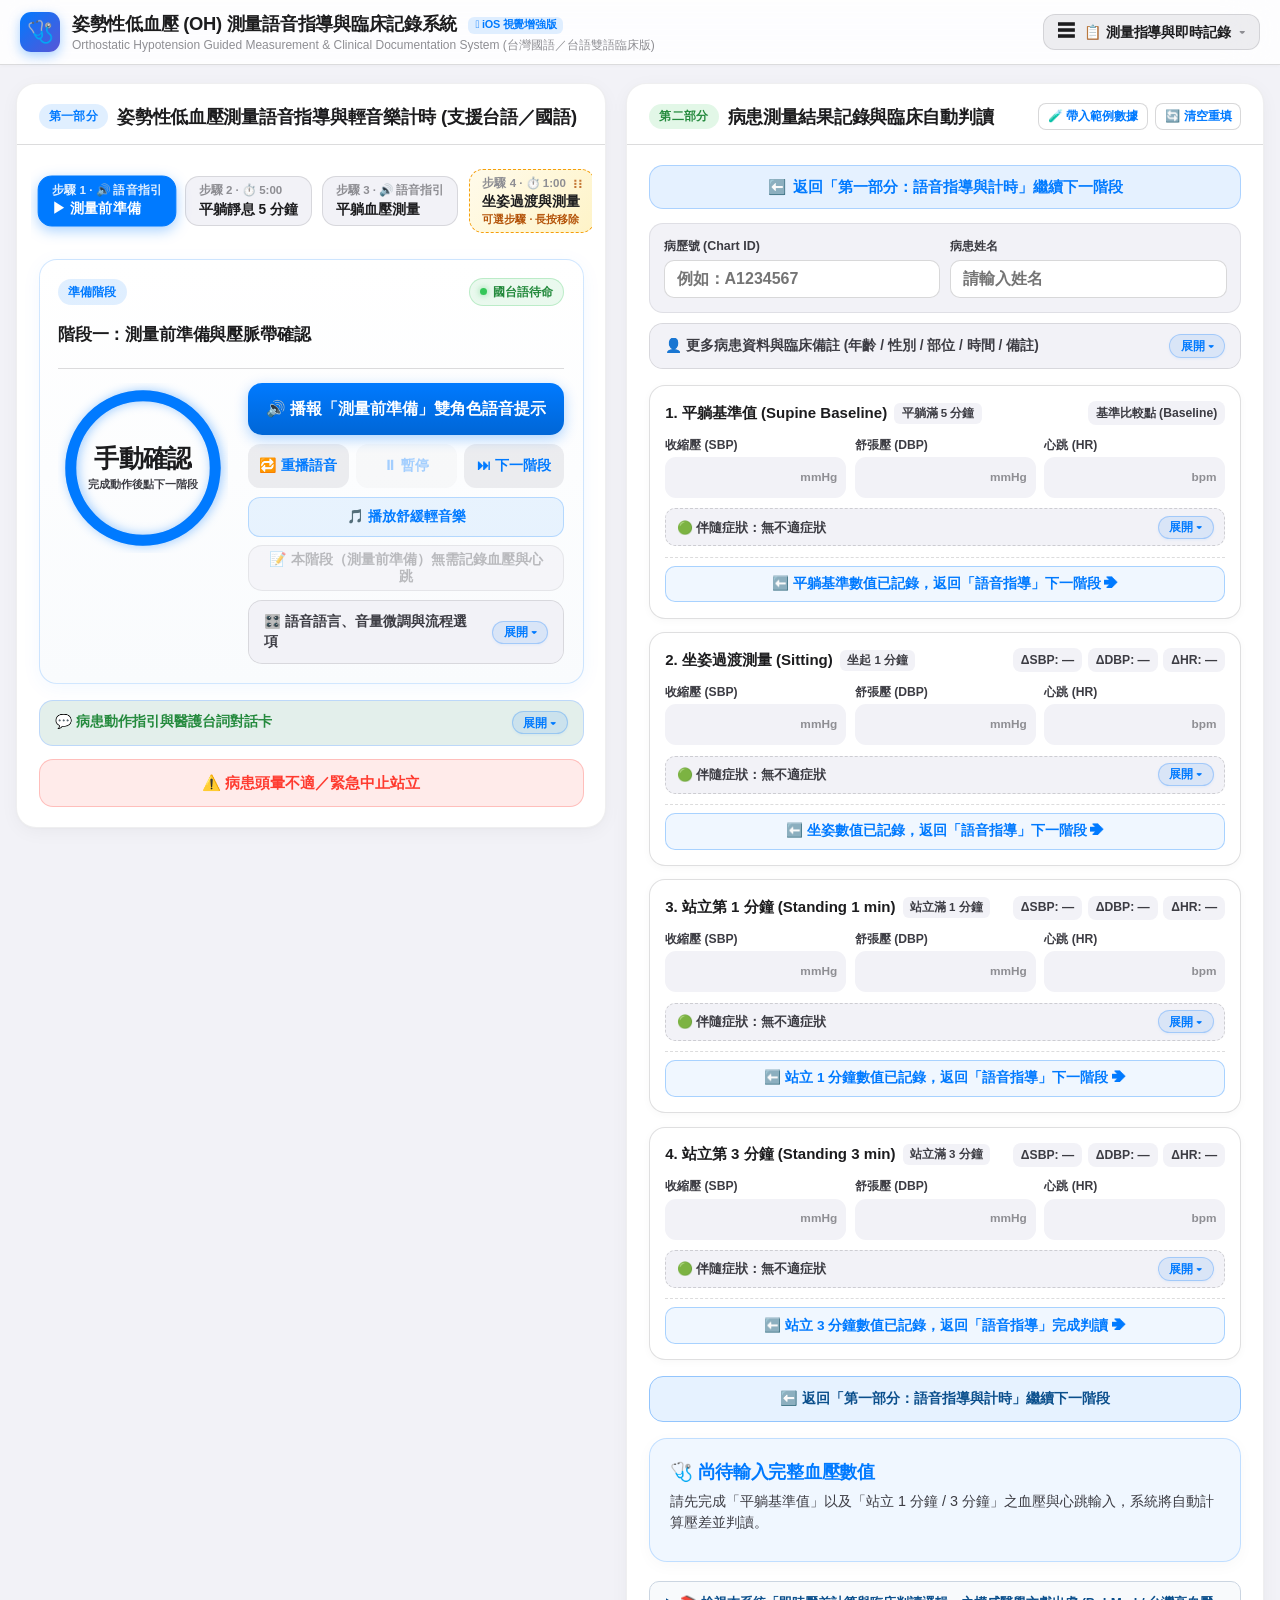
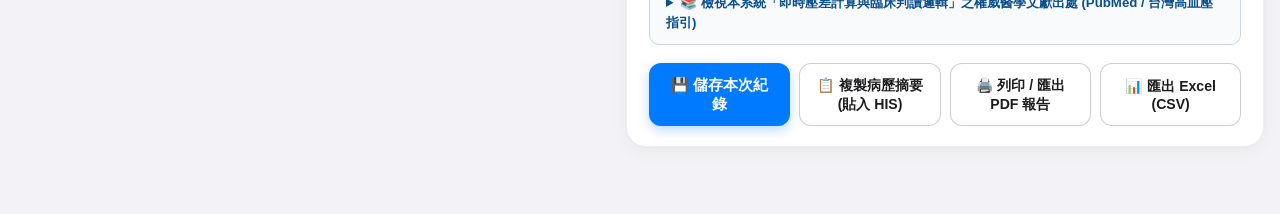
<file: index-ios.html>
<!DOCTYPE html>
<html lang="zh-TW">
<head>
  <meta charset="UTF-8" />
  <meta name="viewport" content="width=device-width, initial-scale=1.0" />
  <title>姿勢性低血壓 (OH) 測量語音指導與臨床記錄系統 (iOS 視覺增強版)</title>
  <link rel="stylesheet" href="css/ios-theme.css" />
</head>
<body>

  <!-- 側邊欄導覽抽屜 (Off-canvas Sidebar Drawer) -->
  <div class="sidebar-backdrop" id="sidebarBackdrop" aria-hidden="true"></div>
  <aside class="app-sidebar" id="appSidebar" aria-label="系統功能選單">
    <div class="sidebar-header">
      <div class="sidebar-brand">
        <span class="sidebar-brand-icon">🩺</span>
        <span class="sidebar-brand-title">功能選單</span>
      </div>
      <button type="button" class="sidebar-close-btn" id="sidebarCloseBtn" aria-label="關閉選單">✕</button>
    </div>
    <div class="sidebar-body">
      <nav class="sidebar-nav-tabs" aria-label="功能頁籤">
        <button type="button" class="sidebar-tab-btn active" data-tab="tab-workspace">
          <span class="sidebar-tab-icon">📋</span>
          <div class="sidebar-tab-info">
            <strong>測量指導與即時記錄</strong>
            <small>7 步驟語音引導、血壓計時與雙角色台詞</small>
          </div>
        </button>
        <button type="button" class="sidebar-tab-btn" data-tab="tab-history">
          <span class="sidebar-tab-icon">🗂️</span>
          <div class="sidebar-tab-info">
            <strong>歷史紀錄管理</strong>
            <small>病歷檢視、HIS/SOAP 與 CSV 匯出</small>
          </div>
          <span class="badge-count" id="historyCountBadge">0</span>
        </button>
        <button type="button" class="sidebar-tab-btn" data-tab="tab-settings">
          <span class="sidebar-tab-icon">⚙️</span>
          <div class="sidebar-tab-info">
            <strong>語音、輕音樂與時間設定</strong>
            <small>獨立音量調控、音樂風格與等待秒數</small>
          </div>
        </button>
      </nav>
    </div>
    <div class="sidebar-footer">
      <span class="sidebar-footer-text">Orthostatic Hypotension System v2.1</span>
    </div>
  </aside>

  <!-- 頂部導覽與即時音訊狀態列 -->
  <header class="app-header">
    <div class="header-inner">
      <div class="brand-group">
        <div class="brand-icon" aria-hidden="true">🩺</div>
        <div class="brand-title">
          <h1>姿勢性低血壓 (OH) 測量語音指導與臨床記錄系統 <span class="ios-edition-badge"> iOS 視覺增強版</span></h1>
          <p>Orthostatic Hypotension Guided Measurement &amp; Clinical Documentation System (台灣國語／台語雙語臨床版)</p>
        </div>
      </div>

      <div class="header-controls">
        <button type="button" class="sidebar-toggle-btn" id="sidebarToggleBtn" aria-label="開啟功能選單" title="展開系統功能選單">
          <span class="sidebar-toggle-icon" aria-hidden="true">☰</span>
          <span class="sidebar-current-label" id="currentNavLabel">📋 測量指導與即時記錄</span>
          <span class="sidebar-toggle-chevron" aria-hidden="true">▾</span>
        </button>
      </div>
    </div>
  </header>

  <!-- 主內容區塊 -->
  <main class="main-container">

    <!-- 頁籤 1：雙欄聯動工作區 (第一部分：語音指導 + 第二部分：臨床記錄) -->
    <section id="tab-workspace" class="tab-panel active">

      <!-- 手機／平板專用：第一部分與第二部分快速切換列 (保留語音指導與記錄血壓雙頁箋，高度鎖定不跳動) -->
      <div class="mobile-part-switcher no-print" id="mobilePartSwitcher">
        <div class="mobile-part-switcher-inner">
          <button type="button" class="mobile-part-btn active" id="mobileShowPart1Btn">
            <span id="mobilePart1BtnText">⏱️ 語音指導</span>
            <span class="mobile-mini-timer-badge" id="mobileMiniTimerBadge">準備</span>
          </button>
          <button type="button" class="mobile-part-btn part2-btn" id="mobileShowPart2Btn">
            <span>📝 記錄血壓與判讀</span>
          </button>
        </div>
      </div>

      <div class="workspace-grid mobile-view-part1" id="workspaceGrid">

        <!-- ================================================================
             第一部分：互動式語音測量指導與等待輕音樂面板
             ================================================================ -->
        <div class="panel-card guidance-column">
          <div class="panel-header">
            <div class="panel-header-title">
              <span class="part-tag">第一部分</span>
              <h2>姿勢性低血壓測量語音指導與輕音樂計時 (支援台語／國語)</h2>
            </div>
          </div>

          <div class="panel-body">
            <!-- 階段進度條 (可點擊切換任意階段，再次點擊當前階段可直接播放) -->
            <div class="stepper-track" id="stepperTrack" aria-label="測量階段進度"></div>

            <!-- ============================================================
                 一體化「當前階段顯示 ＋ 語音/輕音樂播放與計時主控台」
                 核心按鈕一目了然，次要設定收合於摺疊抽屜內
                 ============================================================ -->
            <div class="current-stage-banner">
              <div class="stage-header-row">
                <div class="stage-meta-row">
                  <span class="stage-badge" id="currentStageBadge">準備階段</span>
                  <div class="stage-voice-status">
                    <span class="pulse-dot" id="voicePulseDot"></span>
                    <span id="voiceStatusText">國台語待命</span>
                  </div>
                </div>
                <h3 class="stage-title-text" id="currentStageTitle">階段一：測量前準備與壓脈帶確認</h3>
              </div>

              <!-- 中央整合區：左側圓形計時器 ＋ 右側主播放與階段控制面板 -->
              <div class="stage-console-body">
                <div class="timer-centerpiece">
                  <div class="timer-ring-container" id="timerRingContainer">
                    <svg class="timer-svg" viewBox="0 0 200 200">
                      <circle class="timer-circle-bg" cx="100" cy="100" r="85"></circle>
                      <circle class="timer-circle-progress" id="timerCircleProgress" cx="100" cy="100" r="85"></circle>
                    </svg>
                    <div class="timer-readout">
                      <span class="timer-digits" id="timerDigits">手動確認</span>
                      <span class="timer-subtext" id="timerSubtext">點擊主按鈕開始語音引導</span>
                    </div>
                  </div>

                  <!-- 無倒數計時階段之專屬語音播放進度條（固定插槽，徹底消除版面跳動） -->
                  <div class="voice-progress-slot" id="voiceProgressSlot">
                    <div class="voice-progress-container" id="voiceProgressContainer" aria-live="polite">
                      <div class="voice-progress-header">
                        <div class="voice-progress-role">
                          <span class="voice-wave-bars" id="voiceWaveBars" aria-hidden="true">
                            <span></span><span></span><span></span><span></span>
                          </span>
                          <span class="voice-role-title" id="voiceProgressRoleLabel">🔊 語音提示播報中...</span>
                        </div>
                        <div class="voice-progress-meta">
                          <span class="voice-time-text" id="voiceProgressTimeText">00:00 / 00:00</span>
                        </div>
                      </div>
                      <div class="voice-progress-track">
                        <div class="voice-progress-bar" id="voiceProgressBar" style="width: 0%;"></div>
                      </div>
                    </div>
                  </div>

                  <div class="music-active-pill" id="musicActivePill" style="display: none;">
                    <span>🎶 舒緩輕音樂播放中（語音說話時自動調降音量）</span>
                  </div>
                </div>

                <!-- 緊貼階段與計時器的核心播放控制面板 -->
                <div class="stage-playback-controls">
                  <button type="button" class="btn btn-primary-large" id="primaryStepActionBtn">
                    🔊 播報「測量前準備」雙角色語音提示
                  </button>

                  <div class="secondary-actions-row">
                    <button type="button" class="btn btn-secondary" id="replayVoiceBtn">
                      🔁 重播語音
                    </button>
                    <button type="button" class="btn btn-secondary" id="pauseResumeTimerBtn" disabled>
                      ⏸ 暫停
                    </button>
                    <button type="button" class="btn btn-secondary" id="nextStepBtn">
                      ⏭ 下一階段
                    </button>
                  </div>

                  <button type="button" class="stage-audio-btn" id="headerMusicToggleBtn" title="隨時開啟或暫停等待期間的舒緩輕音樂" style="width: 100%;">
                    🎵 播放舒緩輕音樂
                  </button>

                  <!-- 快捷鍵：一鍵跳轉/聚焦至第二部分輸入當前階段血壓（步驟一準備階段預設為不可啟動 disabled） -->
                  <button type="button" class="btn btn-jump-record" id="jumpToRecordBtn" disabled>
                    📝 本階段（測量前準備）無需記錄血壓與心跳
                  </button>

                  <!-- 摺疊收納：平時不需頻繁變動的語音模式、獨立音量與流程選項 -->
                  <details class="collapsible-drawer">
                    <summary>🎛️ 語音語言、音量微調與流程選項</summary>
                    <div class="collapsible-drawer-body">
                      <div style="display: flex; gap: 0.45rem; align-items: center; flex-wrap: wrap;">
                        <select id="headerLangModeSelect" class="stage-lang-select" style="flex: 1;" title="快速切換國語／台語播報搭配模式">
                          <option value="patient_tw_staff_zh" selected>🗣️ 病患：台語 ／ 醫護：國語 (推薦)</option>
                          <option value="all_tw">🗣️ 全台語模式 (病患＋醫護皆台語)</option>
                          <option value="patient_both_staff_zh">🗣️ 病患：國語＋台語 ／ 醫護：國語</option>
                          <option value="all_zh">🗣️ 全國語模式 (台灣國語 zh-TW)</option>
                        </select>
                        <button type="button" class="stage-audio-btn" id="headerTestVoiceBtn" title="測試台語與台灣國語語音">
                          🔊 測試語音
                        </button>
                      </div>

                      <div class="quick-volume-sliders">
                        <div class="vol-slider-item">
                          <span style="font-weight: 700; color: #047857; white-space: nowrap;">🔊 台語音量：</span>
                          <input type="range" id="quickTwVolInput" min="0.0" max="4.0" step="0.1" value="2.2" style="accent-color: #0d8a72;" title="獨立調整台語語音音量（支援 0% 靜音至 400% 增幅放大）" />
                          <strong id="quickTwVolVal" style="min-width: 42px; text-align: right; color: #047857;">220%</strong>
                        </div>
                        <div class="vol-slider-item">
                          <span style="font-weight: 700; color: #1d4ed8; white-space: nowrap;">🔉 國語音量：</span>
                          <input type="range" id="quickZhVolInput" min="0.0" max="2.0" step="0.05" value="0.65" style="accent-color: #0f6cbd;" title="獨立調整國語語音音量（透過 Web Audio GainNode 即時控音，支援 0% 靜音至 200% 增幅）" />
                          <strong id="quickZhVolVal" style="min-width: 42px; text-align: right; color: #1d4ed8;">65%</strong>
                        </div>
                      </div>

                      <div class="protocol-toolbar" style="margin-bottom: 0; padding-bottom: 0; border-bottom: none;">
                        <label class="toggle-label" title="勾選後將在平躺與站立之間增加「坐姿過渡與測量」階段">
                          <input type="checkbox" id="includeSittingToggle" />
                          <span>包含「坐姿過渡測量」階段</span>
                        </label>
                        <label class="toggle-label" title="開啟後將等待計時縮短為 15 秒，方便快速展示、教學或測試語音流程">
                          <input type="checkbox" id="quickDemoToggle" />
                          <span>⚡ 15秒快速測試模式</span>
                        </label>
                      </div>
                    </div>
                  </details>
                </div>
              </div>
            </div>

            <!-- 雙角色語音與動作提示卡 (可摺疊收合抽屜，釋放畫面垂直空間，點擊隨時展開查閱) -->
            <details class="collapsible-drawer dual-role-drawer" id="dualRoleDrawer">
              <summary>
                <span>💬 病患動作指引與醫護台詞對話卡</span>
              </summary>
              <div class="collapsible-drawer-body">
                <div class="dual-role-cards">
                  <!-- 對病患的指導 -->
                  <div class="role-card patient-card">
                    <div class="role-card-header">
                      <span class="role-badge">🛌 病患動作指引</span>
                      <div style="display: flex; gap: 0.35rem; flex-wrap: wrap;">
                        <button type="button" class="speak-single-btn" id="speakPatientTwBtn" style="background:#ecfdf5; border-color:#10b981; color:#047857;">
                          🔊 台語
                        </button>
                        <button type="button" class="speak-single-btn" id="speakPatientOnlyBtn">
                          🔊 國語
                        </button>
                      </div>
                    </div>
                    <p class="role-card-content" id="patientInstructionText">
                      請配合醫護人員躺平在檢查床上，雙腿自然伸直、不要交叉，全身放鬆即可。
                    </p>
                    <details style="margin-top: 0.35rem; font-size: 0.82rem; color: #15803d;">
                      <summary style="cursor: pointer; font-weight: 600; user-select: none;">💬 檢視台語台詞字幕</summary>
                      <p id="patientTaiwaneseSubText" style="margin-top: 0.25rem; font-weight: 600;">
                        （台語：你好，這馬欲來量血壓。請配合護理師，躺平佇床仔頂，雙跤伸直莫交挐，身軀放輕鬆。）
                      </p>
                    </details>
                  </div>

                  <!-- 對醫護人員的指導 -->
                  <div class="role-card staff-card">
                    <div class="role-card-header">
                      <span class="role-badge">🧑‍⚕️ 醫護人員動作</span>
                      <div style="display: flex; gap: 0.35rem; flex-wrap: wrap;">
                        <button type="button" class="speak-single-btn" id="speakStaffOnlyBtn">
                          🔊 國語
                        </button>
                        <button type="button" class="speak-single-btn" id="speakStaffTwBtn">
                          🔊 台語
                        </button>
                      </div>
                    </div>
                    <p class="role-card-content" id="staffInstructionText">
                      請確認病患基本資料，選擇合適尺寸的血壓壓脈帶綁於上臂（與心臟同高），並引導病患平躺於檢查床上。
                    </p>
                  </div>
                </div>
              </div>
            </details>

            <!-- 緊急安全中止按鈕 -->
            <div class="action-buttons-grid">
              <button type="button" class="btn btn-warning-abort" id="emergencyAbortBtn">
                ⚠️ 病患頭暈不適／緊急中止站立
              </button>
            </div>
          </div>
        </div>

        <!-- ================================================================
             第二部分：臨床血壓心率記錄、自動判讀與病歷匯出面板
             ================================================================ -->
        <div class="panel-card record-column">
          <!-- 列印專用醫院報告標頭 -->
          <div class="print-only-header">
            <h1>姿勢性低血壓臨床檢測報告單 (Orthostatic Blood Pressure Report)</h1>
            <p>診斷基準：站立 3 分鐘內收縮壓 (SBP) 下降 ≥ 20 mmHg 或 舒張壓 (DBP) 下降 ≥ 10 mmHg</p>
          </div>

          <div class="panel-header">
            <div class="panel-header-title">
              <span class="part-tag part-two">第二部分</span>
              <h2>病患測量結果記錄與臨床自動判讀</h2>
            </div>
            <div style="display:flex; gap:0.45rem;" class="no-print">
              <button type="button" class="speak-single-btn" id="loadDemoCaseBtn" title="帶入一組典型姿勢性低血壓陽性數據以供測試">
                🧪 帶入範例數據
              </button>
              <button type="button" class="speak-single-btn" id="resetFormBtn" title="清空目前表單重新開始">
                🔄 清空重填
              </button>
            </div>
          </div>

          <div class="panel-body">
            <!-- 手機／平板專用：頂部快速返回「第一部分語音指導」按鈕（一跳過來就能看到，無須往下滑動） -->
            <div class="part2-top-return-bar no-print" id="part2TopReturnBar">
              <button type="button" class="btn btn-return-to-guidance" id="topJumpBackToGuidanceBtn">
                <span class="return-icon">⬅️</span>
                <span class="return-label">返回「第一部分：語音指導與計時」繼續下一階段</span>
              </button>
            </div>

            <!-- 病患核心基本資料（僅保留最常填的病歷號與姓名，其餘收納至下方摺疊抽屜） -->
            <div class="patient-info-grid" style="margin-bottom: 0.65rem;">
              <div class="form-field">
                <label for="patientChartId">病歷號 (Chart ID)</label>
                <input type="text" id="patientChartId" placeholder="例如：A1234567" />
              </div>
              <div class="form-field">
                <label for="patientName">病患姓名</label>
                <input type="text" id="patientName" placeholder="請輸入姓名" />
              </div>
            </div>

            <!-- 摺疊收納：次要病患資料與臨床備註 -->
            <details class="collapsible-drawer" style="margin-bottom: 1rem;">
              <summary>👤 更多病患資料與臨床備註 (年齡 / 性別 / 部位 / 時間 / 備註)</summary>
              <div class="collapsible-drawer-body">
                <div class="patient-info-grid" style="margin-bottom: 0; background: transparent; border: none; padding: 0;">
                  <div class="form-field">
                    <label for="patientAge">年齡 (歲)</label>
                    <input type="number" id="patientAge" min="1" max="120" placeholder="例如：72" />
                  </div>
                  <div class="form-field">
                    <label for="patientGender">性別</label>
                    <select id="patientGender">
                      <option value="">未選擇</option>
                      <option value="男">男 (Male)</option>
                      <option value="女">女 (Female)</option>
                      <option value="其他">其他</option>
                    </select>
                  </div>
                  <div class="form-field">
                    <label for="patientArm">測量部位</label>
                    <select id="patientArm">
                      <option value="左手 (Left Arm)">左手 (Left Arm)</option>
                      <option value="右手 (Right Arm)">右手 (Right Arm)</option>
                    </select>
                  </div>
                  <div class="form-field">
                    <label for="patientCuffSize">壓脈帶尺寸</label>
                    <select id="patientCuffSize">
                      <option value="標準成人壓脈帶 (Standard)">標準成人壓脈帶 (Standard)</option>
                      <option value="大號成人壓脈帶 (Large)">大號成人壓脈帶 (Large)</option>
                      <option value="小號成人壓脈帶 (Small)">小號成人壓脈帶 (Small)</option>
                    </select>
                  </div>
                  <div class="form-field field-full-width">
                    <label for="patientMeasuredAt">測量日期與時間</label>
                    <input type="datetime-local" id="patientMeasuredAt" />
                  </div>
                </div>

                <div class="form-field">
                  <label for="patientNotes">醫護臨床備註（如：目前服用之降血壓藥物、昨日飲水量、下床步態觀察等）</label>
                  <textarea id="patientNotes" rows="2" placeholder="可輸入相關病史、用藥或臨床觀察備註..."></textarea>
                </div>
              </div>
            </details>

            <!-- 各階段血壓、心跳與症狀動態輸入區 -->
            <div class="measurement-stages-list" id="measurementStagesContainer"></div>

            <!-- 手機／平板專用快捷鍵：輸入完血壓後一鍵返回第一部分語音指導 -->
            <div style="margin-bottom: 1rem;" class="no-print">
              <button type="button" class="btn btn-jump-record" id="jumpBackToGuidanceBtn" style="width: 100%; background: #e6f2ff; color: #0b4f8c; border-color: #93c5fd;">
                ⬅️ 返回「第一部分：語音指導與計時」繼續下一階段
              </button>
            </div>

            <!-- 即時臨床自動判讀橫幅 -->
            <div class="assessment-banner status-pending" id="clinicalAssessmentBanner">
              <div class="assessment-headline" id="assessmentHeadline">
                🩺 尚待輸入完整血壓數值
              </div>
              <p class="assessment-summary" id="assessmentSummary">
                請先完成「平躺基準值」以及「站立 1 分鐘 / 3 分鐘」之血壓與心跳輸入，系統將自動計算壓差並判讀。
              </p>
              <ul class="assessment-notes-list" id="assessmentNotesList"></ul>
            </div>

            <!-- 臨床計算與判讀基準之權威醫學文獻出處 (PubMed / 台灣臨床指引) -->
            <details style="margin-bottom: 1.15rem; background: #f8fafc; border: 1px solid #cbd5e1; border-radius: 10px; padding: 0.7rem 1rem; font-size: 0.83rem; color: #334155;" class="no-print">
              <summary style="font-weight: 700; cursor: pointer; color: #0b4f8c; user-select: none;">
                📚 檢視本系統「即時壓差計算與臨床判讀邏輯」之權威醫學文獻出處 (PubMed / 台灣高血壓指引)
              </summary>
              <div style="margin-top: 0.65rem; display: flex; flex-direction: column; gap: 0.55rem; line-height: 1.5;">
                <div>
                  <strong>1. 姿勢性低血壓標準定義（平躺 5 分鐘後站立 3 分鐘內 ΔSBP 下降 ≥ 20 mmHg 或 ΔDBP 下降 ≥ 10 mmHg；合併仰臥位高血壓者參考 ΔSBP 下降 ≥ 30 mmHg）：</strong><br />
                  • Freeman R, Wieling W, Axelrod FB, et al. <em>Consensus statement on the definition of orthostatic hypotension, neurally mediated syncope and the postural tachycardia syndrome.</em> <strong>Clin Auton Res.</strong> 2011 Apr;21(2):69-72.
                  [<a href="https://pubmed.ncbi.nlm.nih.gov/21431947/" target="_blank" rel="noopener">PMID: 21431947</a> | <a href="https://doi.org/10.1007/s10286-011-0119-5" target="_blank" rel="noopener">DOI: 10.1007/s10286-011-0119-5</a>]
                </div>
                <div>
                  <strong>2. 台灣本土高血壓與高齡姿勢性低血壓臨床診療指引（台灣心臟學會 TSOC ／ 台灣高血壓學會 THS）：</strong><br />
                  • Wang TD, Chiang CE, Chao TH, et al. <em>2022 Guidelines of the Taiwan Society of Cardiology and the Taiwan Hypertension Society for the Management of Hypertension.</em> <strong>Acta Cardiol Sin.</strong> 2022 May;38(3):225-325.
                  [<a href="https://pubmed.ncbi.nlm.nih.gov/35673334/" target="_blank" rel="noopener">PMID: 35673334</a> | <a href="https://pmc.ncbi.nlm.nih.gov/articles/PMC9121756/" target="_blank" rel="noopener">PMCID: PMC9121756</a>]<br />
                  • Wu PS, Chao CT, Hsiao CH, et al. <em>Blood pressure targets, medication consideration and unique concerns in elderly hypertension IV: Focus on frailty, orthostatic hypotension, and resistant hypertension.</em> <strong>J Formos Med Assoc.</strong> 2025 Jul;124 Suppl 1:S63-S69.
                  [<a href="https://pubmed.ncbi.nlm.nih.gov/39370367/" target="_blank" rel="noopener">PMID: 39370367</a> | <a href="https://doi.org/10.1016/j.jfma.2024.09.022" target="_blank" rel="noopener">DOI: 10.1016/j.jfma.2024.09.022</a>]
                </div>
                <div>
                  <strong>3. 神經源性 (Neurogenic) vs. 非神經源性姿勢性低血壓之心率代償鑑別（ΔHR &lt; 15 bpm 及 ΔHR/ΔSBP 比值 &lt; 0.5 bpm/mmHg）：</strong><br />
                  • Norcliffe-Kaufmann L, Kaufmann H, Palma JA, et al. <em>Orthostatic heart rate changes in patients with autonomic failure caused by neurodegenerative synucleinopathies.</em> <strong>Ann Neurol.</strong> 2018 Mar;83(3):522-531.
                  [<a href="https://pubmed.ncbi.nlm.nih.gov/29405350/" target="_blank" rel="noopener">PMID: 29405350</a> | <a href="https://pmc.ncbi.nlm.nih.gov/articles/PMC5867255/" target="_blank" rel="noopener">PMCID: PMC5867255</a>]<br />
                  • Gibbons CH, Schmidt P, Biaggioni I, et al. <em>The recommendations of a consensus panel for the screening, diagnosis, and treatment of neurogenic orthostatic hypotension and associated supine hypertension.</em> <strong>J Neurol.</strong> 2017 Aug;264(8):1567-1582.
                  [<a href="https://pubmed.ncbi.nlm.nih.gov/28050656/" target="_blank" rel="noopener">PMID: 28050656</a> | <a href="https://pmc.ncbi.nlm.nih.gov/articles/PMC5533816/" target="_blank" rel="noopener">PMCID: PMC5533816</a>]
                </div>
                <div>
                  <strong>4. 姿勢性心搏過速症候群 (POTS) 篩檢標準（站立後無姿勢性低血壓，且成人心率增加 ΔHR ≥ 30 bpm 或絕對心率 ≥ 120 bpm）：</strong><br />
                  • Sheldon RS, Grubb BP 2nd, Olshansky B, et al. <em>2015 Heart Rhythm Society expert consensus statement on the diagnosis and treatment of postural tachycardia syndrome, inappropriate sinus tachycardia, and vasovagal syncope.</em> <strong>Heart Rhythm.</strong> 2015 Jun;12(6):e41-e63.
                  [<a href="https://pubmed.ncbi.nlm.nih.gov/25980576/" target="_blank" rel="noopener">PMID: 25980576</a> | <a href="https://pmc.ncbi.nlm.nih.gov/articles/PMC5267948/" target="_blank" rel="noopener">PMCID: PMC5267948</a>]
                </div>
              </div>
            </details>

            <!-- 儲存與病歷匯出按鈕列 -->
            <div class="record-actions-bar">
              <button type="button" class="btn btn-save" id="saveRecordBtn">
                💾 儲存本次紀錄
              </button>
              <button type="button" class="btn btn-outline" id="copyClinicalNoteBtn">
                📋 複製病歷摘要 (貼入 HIS)
              </button>
              <button type="button" class="btn btn-outline" id="printReportBtn">
                🖨️ 列印 / 匯出 PDF 報告
              </button>
              <button type="button" class="btn btn-outline" id="exportCurrentCsvBtn">
                📊 匯出 Excel (CSV)
              </button>
            </div>

            <!-- 列印專用醫護簽章尾註 -->
            <div class="print-only-footer">
              <span>執行測量醫護人員簽章：__________________________</span>
              <span>醫師判讀簽章：__________________________</span>
              <span>列印時間：<script>document.write(new Date().toLocaleDateString('zh-TW'));</script></span>
            </div>
          </div>
        </div>

      </div>
    </section>

    <!-- 頁籤 2：本機歷史紀錄管理 -->
    <section id="tab-history" class="tab-panel">
      <div class="panel-card">
        <div class="panel-header">
          <div class="panel-header-title">
            <span class="part-tag part-two">歷史資料庫</span>
            <h2>已儲存之姿勢性低血壓測量紀錄</h2>
          </div>
        </div>
        <div class="panel-body">
          <div class="history-toolbar">
            <input type="search" id="historySearchInput" class="search-input" placeholder="🔍 搜尋病患姓名或病歷號..." />
            <button type="button" class="btn btn-save" id="historyExportCsvBtn" style="flex:0;">
              📊 匯出全部紀錄為 Excel (CSV)
            </button>
          </div>

          <div class="history-table-wrapper">
            <table class="history-table">
              <thead>
                <tr>
                  <th>檢測日期時間</th>
                  <th>病歷號</th>
                  <th>姓名 (年齡)</th>
                  <th>平躺 BP (HR)</th>
                  <th>站立 1 分 BP (ΔSBP)</th>
                  <th>站立 3 分 BP (ΔSBP)</th>
                  <th>自動判讀結果</th>
                  <th>操作</th>
                </tr>
              </thead>
              <tbody id="historyTableBody"></tbody>
            </table>
          </div>
        </div>
      </div>
    </section>

    <!-- 頁籤 3：台灣語音、輕音樂與倒數時間設定 -->
    <section id="tab-settings" class="tab-panel">
      <div class="panel-card">
        <div class="panel-header">
          <div class="panel-header-title">
            <span class="part-tag">系統設定</span>
            <h2>台灣國語／台語雙語提示、舒緩輕音樂與各階段時間個人化設定</h2>
          </div>
        </div>

        <div class="panel-body">
          <div class="settings-grid">

            <!-- 語音設定卡 -->
            <div class="setting-group-card">
              <h3>🗣️ 台灣國語與台語 (Taiwanese Hokkien) 語音設定</h3>

              <div class="form-field">
                <label for="settingsLangModeSelect">預設語音播報語言搭配模式</label>
                <select id="settingsLangModeSelect">
                  <option value="patient_tw_staff_zh" selected>病患：台語 ／ 醫護人員：國語 (推薦臨床長者使用)</option>
                  <option value="all_tw">全台語模式 (對病患與對醫護人員皆播報台語)</option>
                  <option value="patient_both_staff_zh">病患：先國語再台語雙聲道 ／ 醫護人員：國語</option>
                  <option value="all_zh">全國語模式 (全部使用台灣國語 zh-TW)</option>
                </select>
              </div>

              <div class="form-field">
                <label for="twVoiceSelect">選擇台灣國語語音聲線（自動優先鎖定 zh-TW 語音）</label>
                <select id="twVoiceSelect">
                  <option value="">載入系統台灣語音中...</option>
                </select>
              </div>

              <div class="form-field">
                <label>語音播報語速（同時適用於國語與台語音檔）：<strong id="speechRateVal">0.96x</strong></label>
                <div class="range-row">
                  <span>慢</span>
                  <input type="range" id="speechRateInput" min="0.80" max="1.25" step="0.02" value="0.96" />
                  <span>快</span>
                </div>
              </div>

              <div class="form-field">
                <label>🔊 台語語音獨立音量（含強效增幅放大器，最高 400%）：<strong id="taiwaneseVolVal">220%</strong></label>
                <div class="range-row">
                  <span>靜音</span>
                  <input type="range" id="taiwaneseVolInput" min="0.0" max="4.0" step="0.1" value="2.2" />
                  <span>400% (超大聲)</span>
                </div>
              </div>

              <div class="form-field">
                <label>🔉 國語語音獨立音量（透過 Web Audio GainNode 即時控音，最高 200%）：<strong id="speechVolVal">65%</strong></label>
                <div class="range-row">
                  <span>靜音</span>
                  <input type="range" id="speechVolInput" min="0.0" max="2.0" step="0.05" value="0.65" />
                  <span>200% (增幅)</span>
                </div>
              </div>
            </div>

            <!-- 舒緩輕音樂設定卡 -->
            <div class="setting-group-card">
              <h3>🎵 等待期間舒緩輕音樂設定</h3>
              <div class="form-field">
                <label for="musicStyleSelect">選擇等待期間背景輕音樂風格</label>
                <select id="musicStyleSelect">
                  <option value="piano_pad">🎹 內建療癒鋼琴與溫暖弦樂襯底 (60 BPM 舒緩慢板)</option>
                  <option value="healing_bells">🔔 內建自然冥想泛音鐘聲 (深度呼吸放鬆)</option>
                  <option value="custom_mp3">📂 使用下方上傳的自訂 MP3 / WAV 音樂檔</option>
                </select>
              </div>

              <div class="form-field">
                <label>輕音樂平時音量：<strong id="musicVolVal">45%</strong>（語音播報時會自動智慧閃避調降音量）</label>
                <div class="range-row">
                  <span>靜音</span>
                  <input type="range" id="musicVolInput" min="0.05" max="1.0" step="0.05" value="0.45" />
                  <span>100%</span>
                </div>
              </div>

              <div class="form-field">
                <label for="customMusicFileInput">上傳診間自訂輕音樂檔案 (.mp3 / .wav)</label>
                <input type="file" id="customMusicFileInput" accept="audio/*" />
              </div>
            </div>

            <!-- 各階段倒數秒數自訂卡 -->
            <div class="setting-group-card">
              <h3>⏱️ 各階段等待計時秒數設定</h3>
              <div class="form-field">
                <label for="durSupineRest">平躺靜息等待時間 (秒) — 臨床標準建議 300 秒 (5 分鐘)</label>
                <input type="number" id="durSupineRest" min="10" max="1200" value="300" />
              </div>
              <div class="form-field">
                <label for="durSitting">坐姿過渡等待時間 (秒) — 預設 60 秒 (1 分鐘)</label>
                <input type="number" id="durSitting" min="10" max="600" value="60" />
              </div>
              <div class="form-field">
                <label for="durStand1">站立第 1 分鐘測量倒數 (秒) — 臨床標準 60 秒</label>
                <input type="number" id="durStand1" min="10" max="600" value="60" />
              </div>
              <div class="form-field">
                <label for="durStand3">站立第 1 分鐘後繼續等待至第 3 分鐘 (秒) — 臨床標準 120 秒</label>
                <input type="number" id="durStand3" min="10" max="600" value="120" />
              </div>
            </div>

          </div>
        </div>
      </div>
    </section>

  </main>

  <!-- 右下角通知訊息容器 -->
  <div class="toast-container" id="toastContainer" aria-live="polite"></div>

  <!-- 載入系統 JavaScript 模組 (非同步高效率架構，實體音訊按需載入，零阻塞主執行緒) -->
  <script src="js/protocol-steps.js"></script>
  <script src="js/audio-engine.js"></script>
  <script src="js/clinical-evaluator.js"></script>
  <script src="js/storage-export.js"></script>
  <script src="js/app.js"></script>
</body>
</html>
</file>
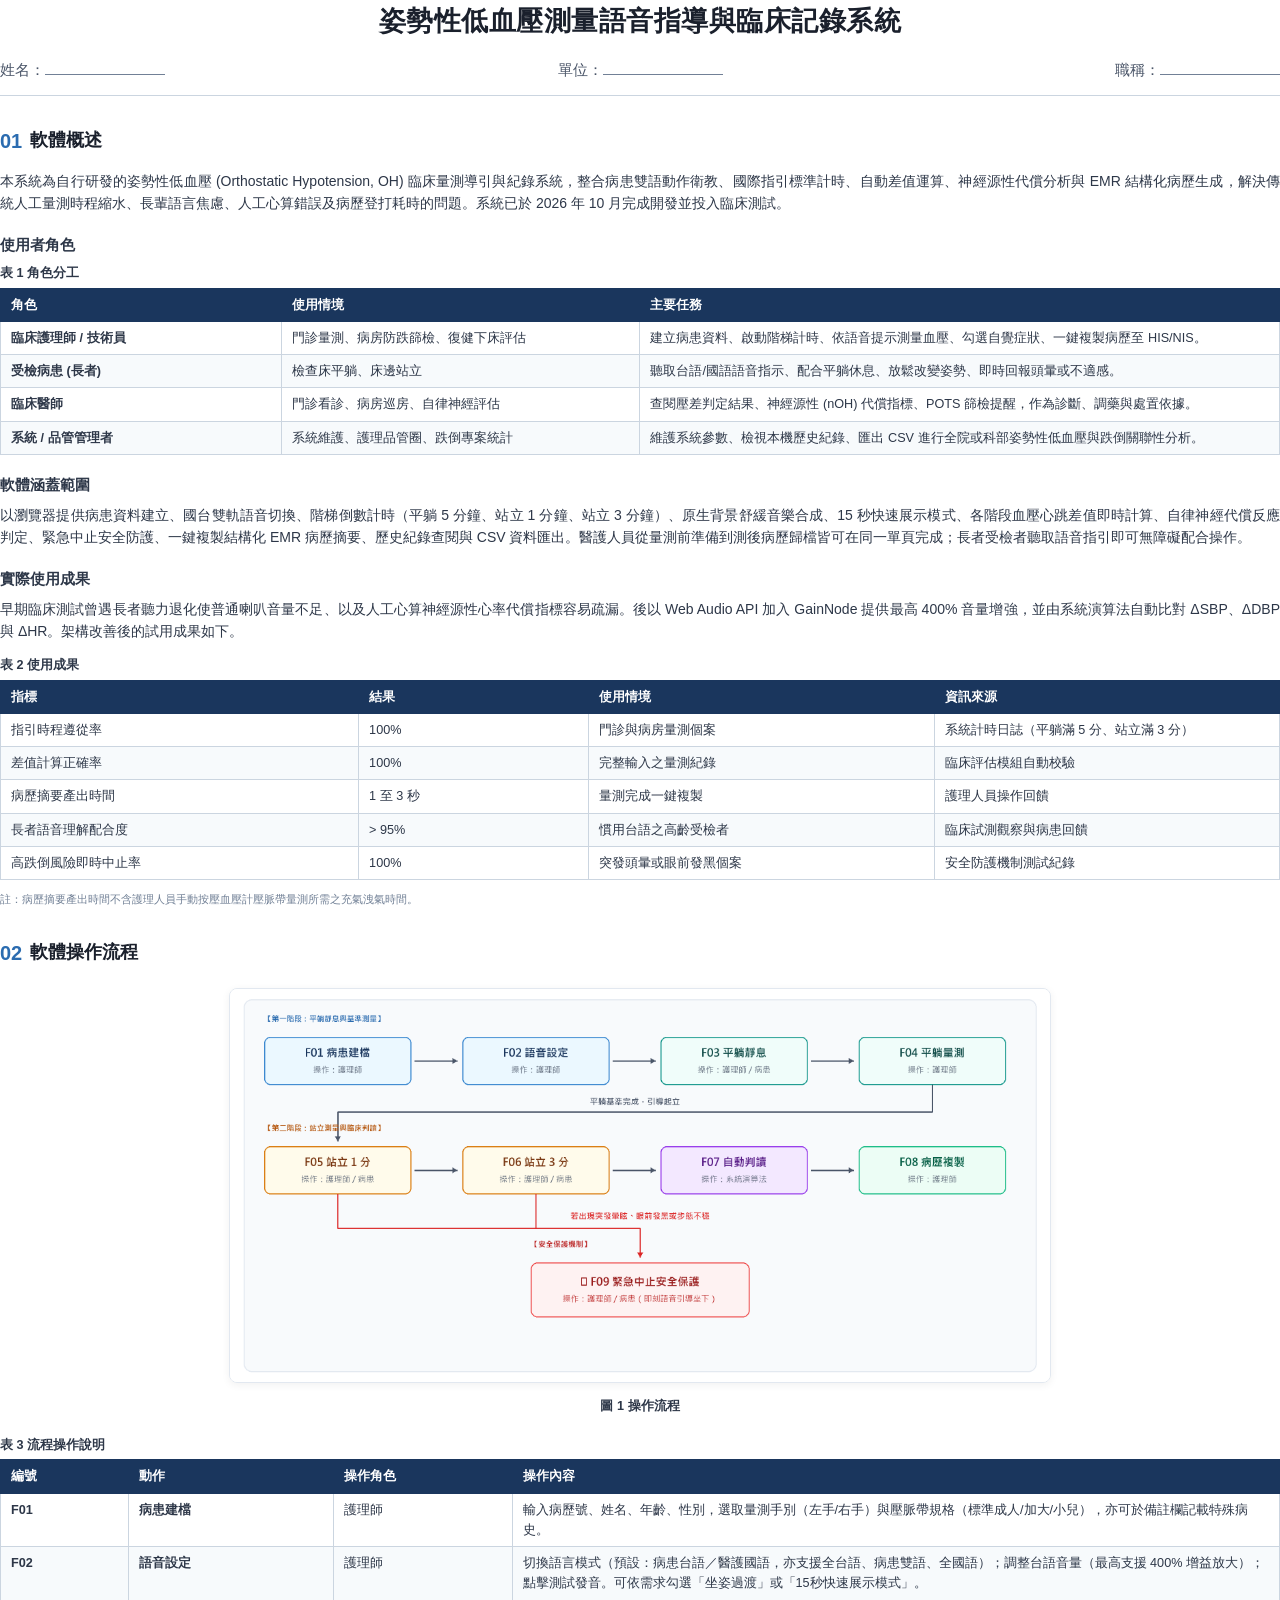
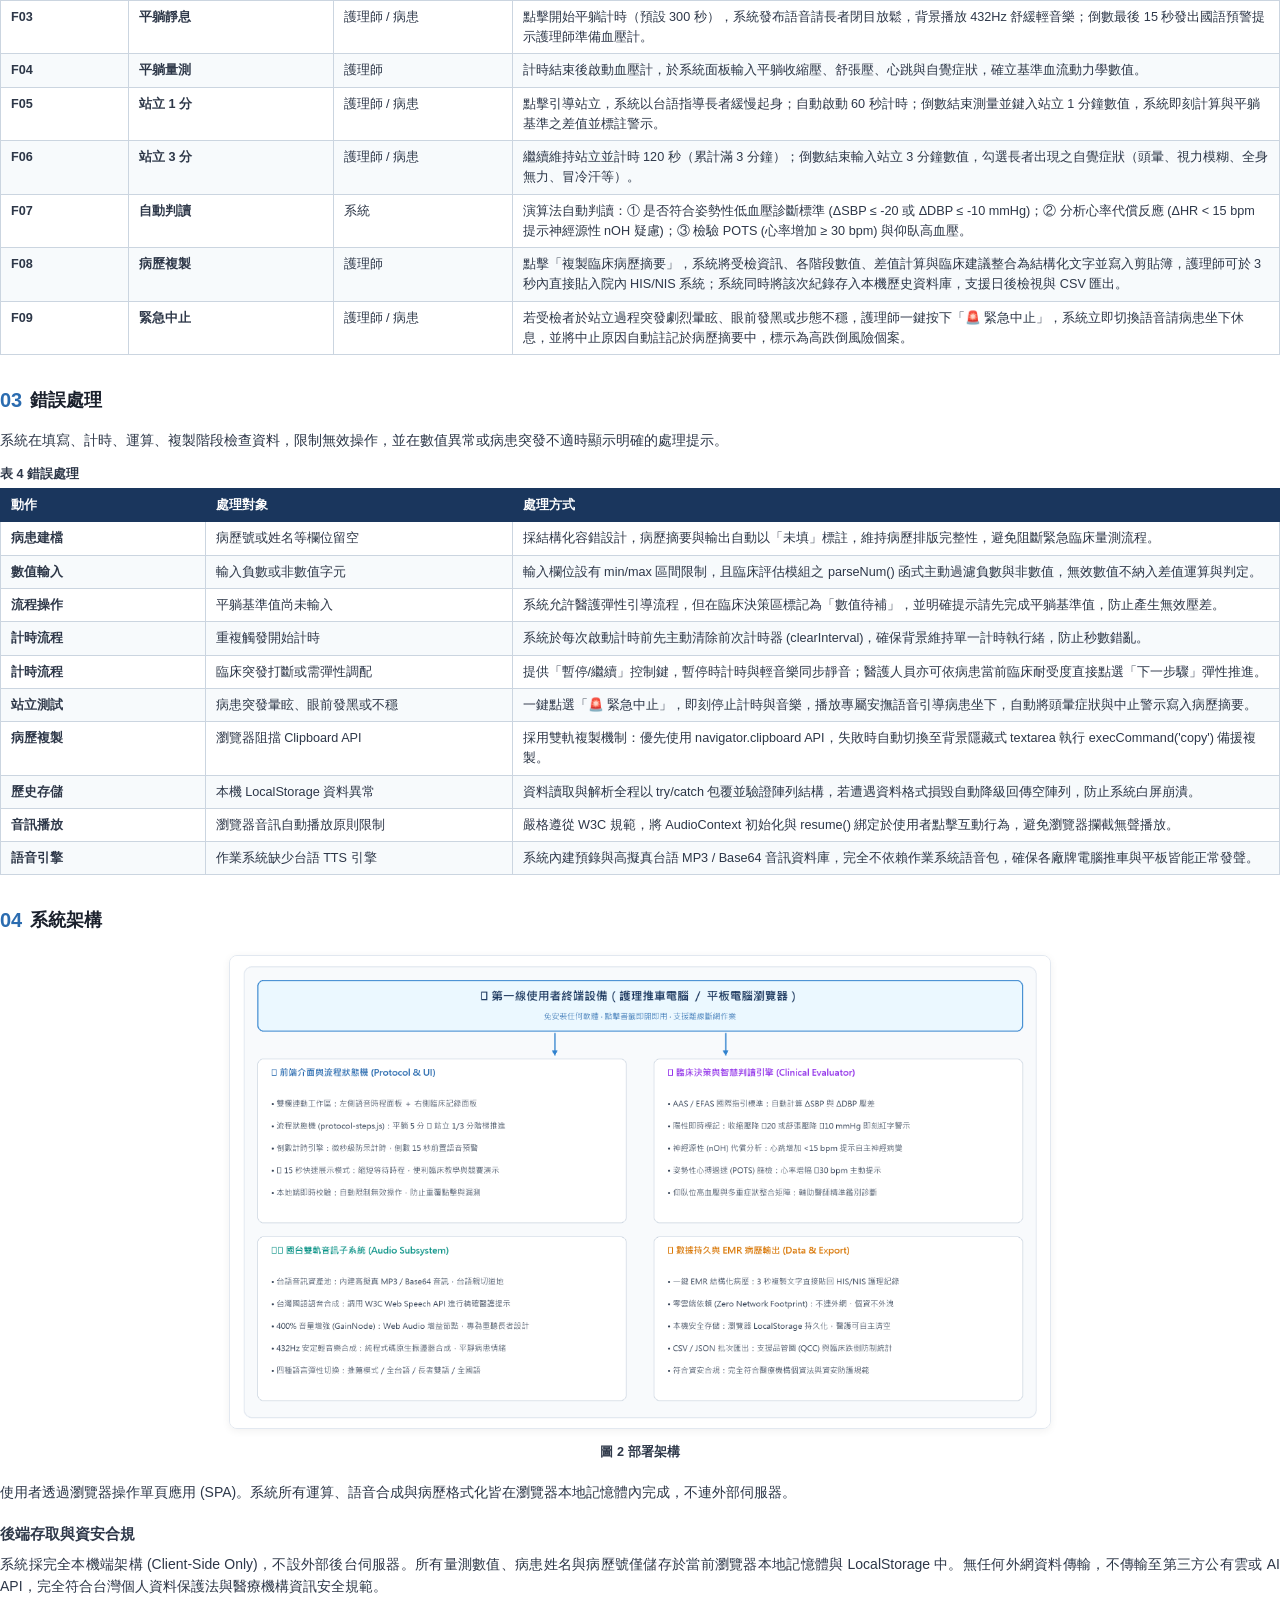
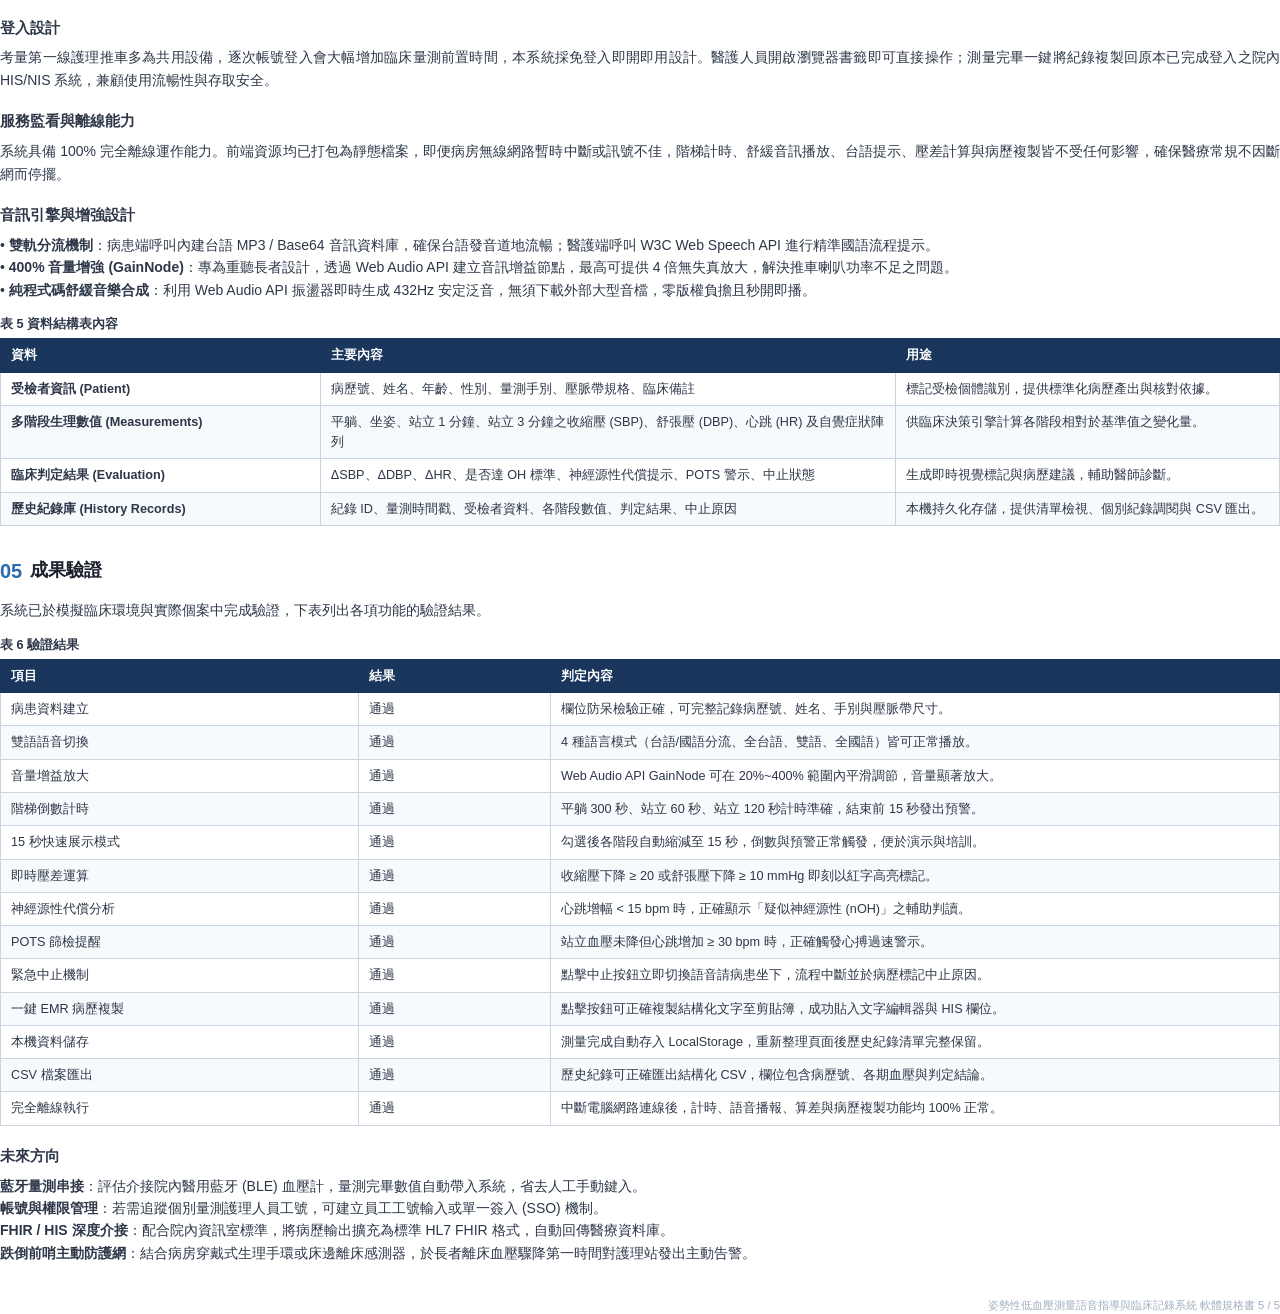
<file: SKH_OH_產品需求文件.html>
<!DOCTYPE html>
<html lang="zh-TW">
<head>
  <meta charset="UTF-8">
  <title>姿勢性低血壓測量語音指導與臨床記錄系統 軟體規格書</title>
  <style>
    @page {
      size: A4;
      margin: 20mm 18mm 20mm 18mm;
      @bottom-right {
        content: "姿勢性低血壓測量語音指導與臨床記錄系統 軟體規格書 " counter(page) " / " counter(pages);
        font-size: 9pt;
        color: #718096;
      }
    }
    body {
      font-family: "Microsoft JhengHei", "PingFang TC", "Helvetica Neue", Arial, sans-serif;
      color: #2D3748;
      line-height: 1.6;
      font-size: 10.5pt;
      margin: 0;
      padding: 0;
      background: #fff;
    }
    .page-header {
      text-align: center;
      margin-bottom: 1.5rem;
    }
    h1.doc-title {
      font-size: 20pt;
      font-weight: 700;
      color: #1A202C;
      margin: 0 0 1rem 0;
      letter-spacing: 0.5px;
    }
    .meta-bar {
      display: flex;
      justify-content: space-between;
      font-size: 11pt;
      color: #4A5568;
      border-bottom: 1px solid #CBD5E0;
      padding-bottom: 0.8rem;
      margin-bottom: 1.8rem;
    }
    .meta-item {
      display: inline-block;
    }
    .meta-line {
      display: inline-block;
      min-width: 120px;
      border-bottom: 1px solid #718096;
    }
    h2.section-title {
      font-size: 13.5pt;
      font-weight: 700;
      color: #1A202C;
      margin-top: 1.8rem;
      margin-bottom: 0.8rem;
      display: flex;
      align-items: center;
    }
    h2.section-title span.sec-num {
      font-size: 15pt;
      color: #2B6CB0;
      margin-right: 8px;
    }
    h3.sub-title {
      font-size: 11pt;
      font-weight: 700;
      color: #2D3748;
      margin-top: 1.2rem;
      margin-bottom: 0.4rem;
    }
    p {
      margin: 0 0 0.8rem 0;
      text-align: justify;
    }
    .table-caption {
      font-size: 9.5pt;
      font-weight: 700;
      color: #2D3748;
      margin-bottom: 4px;
    }
    table {
      width: 100%;
      border-collapse: collapse;
      margin-bottom: 1.2rem;
      font-size: 9.5pt;
    }
    table th, table td {
      border: 1px solid #CBD5E0;
      padding: 6px 10px;
      vertical-align: top;
      text-align: left;
    }
    table th {
      background-color: #1A365D;
      color: #FFFFFF;
      font-weight: 600;
      border-color: #1A365D;
    }
    table tr:nth-child(even) td {
      background-color: #F7FAFC;
    }
    .table-note {
      font-size: 8.5pt;
      color: #718096;
      margin-top: -0.6rem;
      margin-bottom: 1rem;
    }
    .diagram-container {
      margin: 1.2rem 0 0.4rem 0;
      text-align: center;
    }
    .diagram-container img {
      width: 100%;
      max-width: 820px;
      height: auto;
      border-radius: 8px;
      box-shadow: 0 2px 8px rgba(0,0,0,0.06);
      border: 1px solid #E2E8F0;
    }
    .diagram-caption {
      font-size: 9.5pt;
      font-weight: 700;
      color: #2D3748;
      margin-top: 6px;
      margin-bottom: 1.2rem;
      text-align: center;
    }
    ul, ol {
      margin: 0 0 0.8rem 1.5rem;
      padding: 0;
    }
    li {
      margin-bottom: 0.3rem;
    }
    .page-break {
      page-break-before: always;
    }
    .footer-stamp {
      text-align: right;
      font-size: 8.5pt;
      color: #A0AEC0;
      margin-top: 2rem;
    }
    @media print {
      body {
        -webkit-print-color-adjust: exact;
        print-color-adjust: exact;
      }
    }
  </style>
</head>
<body>

  <div class="page-header">
    <h1 class="doc-title">姿勢性低血壓測量語音指導與臨床記錄系統</h1>
    <div class="meta-bar">
      <div class="meta-item">姓名：<span class="meta-line"></span></div>
      <div class="meta-item">單位：<span class="meta-line"></span></div>
      <div class="meta-item">職稱：<span class="meta-line"></span></div>
    </div>
  </div>

  <h2 class="section-title"><span class="sec-num">01</span> 軟體概述</h2>
  <p>
    本系統為自行研發的姿勢性低血壓 (Orthostatic Hypotension, OH) 臨床量測導引與紀錄系統，整合病患雙語動作衛教、國際指引標準計時、自動差值運算、神經源性代償分析與 EMR 結構化病歷生成，解決傳統人工量測時程縮水、長輩語言焦慮、人工心算錯誤及病歷登打耗時的問題。系統已於 2026 年 10 月完成開發並投入臨床測試。
  </p>

  <h3 class="sub-title">使用者角色</h3>
  <div class="table-caption">表 1 角色分工</div>
  <table>
    <thead>
      <tr>
        <th style="width: 22%;">角色</th>
        <th style="width: 28%;">使用情境</th>
        <th>主要任務</th>
      </tr>
    </thead>
    <tbody>
      <tr>
        <td><strong>臨床護理師 / 技術員</strong></td>
        <td>門診量測、病房防跌篩檢、復健下床評估</td>
        <td>建立病患資料、啟動階梯計時、依語音提示測量血壓、勾選自覺症狀、一鍵複製病歷至 HIS/NIS。</td>
      </tr>
      <tr>
        <td><strong>受檢病患 (長者)</strong></td>
        <td>檢查床平躺、床邊站立</td>
        <td>聽取台語/國語語音指示、配合平躺休息、放鬆改變姿勢、即時回報頭暈或不適感。</td>
      </tr>
      <tr>
        <td><strong>臨床醫師</strong></td>
        <td>門診看診、病房巡房、自律神經評估</td>
        <td>查閱壓差判定結果、神經源性 (nOH) 代償指標、POTS 篩檢提醒，作為診斷、調藥與處置依據。</td>
      </tr>
      <tr>
        <td><strong>系統 / 品管管理者</strong></td>
        <td>系統維護、護理品管圈、跌倒專案統計</td>
        <td>維護系統參數、檢視本機歷史紀錄、匯出 CSV 進行全院或科部姿勢性低血壓與跌倒關聯性分析。</td>
      </tr>
    </tbody>
  </table>

  <h3 class="sub-title">軟體涵蓋範圍</h3>
  <p>
    以瀏覽器提供病患資料建立、國台雙軌語音切換、階梯倒數計時（平躺 5 分鐘、站立 1 分鐘、站立 3 分鐘）、原生背景舒緩音樂合成、15 秒快速展示模式、各階段血壓心跳差值即時計算、自律神經代償反應判定、緊急中止安全防護、一鍵複製結構化 EMR 病歷摘要、歷史紀錄查閱與 CSV 資料匯出。醫護人員從量測前準備到測後病歷歸檔皆可在同一單頁完成；長者受檢者聽取語音指引即可無障礙配合操作。
  </p>

  <h3 class="sub-title">實際使用成果</h3>
  <p>
    早期臨床測試曾遇長者聽力退化使普通喇叭音量不足、以及人工心算神經源性心率代償指標容易疏漏。後以 Web Audio API 加入 GainNode 提供最高 400% 音量增強，並由系統演算法自動比對 &Delta;SBP、&Delta;DBP 與 &Delta;HR。架構改善後的試用成果如下。
  </p>
  <div class="table-caption">表 2 使用成果</div>
  <table>
    <thead>
      <tr>
        <th style="width: 28%;">指標</th>
        <th style="width: 18%;">結果</th>
        <th style="width: 27%;">使用情境</th>
        <th>資訊來源</th>
      </tr>
    </thead>
    <tbody>
      <tr>
        <td>指引時程遵從率</td>
        <td>100%</td>
        <td>門診與病房量測個案</td>
        <td>系統計時日誌（平躺滿 5 分、站立滿 3 分）</td>
      </tr>
      <tr>
        <td>差值計算正確率</td>
        <td>100%</td>
        <td>完整輸入之量測紀錄</td>
        <td>臨床評估模組自動校驗</td>
      </tr>
      <tr>
        <td>病歷摘要產出時間</td>
        <td>1 至 3 秒</td>
        <td>量測完成一鍵複製</td>
        <td>護理人員操作回饋</td>
      </tr>
      <tr>
        <td>長者語音理解配合度</td>
        <td>&gt; 95%</td>
        <td>慣用台語之高齡受檢者</td>
        <td>臨床試測觀察與病患回饋</td>
      </tr>
      <tr>
        <td>高跌倒風險即時中止率</td>
        <td>100%</td>
        <td>突發頭暈或眼前發黑個案</td>
        <td>安全防護機制測試紀錄</td>
      </tr>
    </tbody>
  </table>
  <div class="table-note">註：病歷摘要產出時間不含護理人員手動按壓血壓計壓脈帶量測所需之充氣洩氣時間。</div>

  <div class="page-break"></div>

  <h2 class="section-title"><span class="sec-num">02</span> 軟體操作流程</h2>
  
  <div class="diagram-container">
    <img src="flowchart_f1.png" alt="圖 1 操作流程" />
  </div>
  <div class="diagram-caption">圖 1 操作流程</div>

  <div class="table-caption">表 3 流程操作說明</div>
  <table>
    <thead>
      <tr>
        <th style="width: 10%;">編號</th>
        <th style="width: 16%;">動作</th>
        <th style="width: 14%;">操作角色</th>
        <th>操作內容</th>
      </tr>
    </thead>
    <tbody>
      <tr>
        <td><strong>F01</strong></td>
        <td><strong>病患建檔</strong></td>
        <td>護理師</td>
        <td>輸入病歷號、姓名、年齡、性別，選取量測手別（左手/右手）與壓脈帶規格（標準成人/加大/小兒），亦可於備註欄記載特殊病史。</td>
      </tr>
      <tr>
        <td><strong>F02</strong></td>
        <td><strong>語音設定</strong></td>
        <td>護理師</td>
        <td>切換語言模式（預設：病患台語／醫護國語，亦支援全台語、病患雙語、全國語）；調整台語音量（最高支援 400% 增益放大）；點擊測試發音。可依需求勾選「坐姿過渡」或「15秒快速展示模式」。</td>
      </tr>
      <tr>
        <td><strong>F03</strong></td>
        <td><strong>平躺靜息</strong></td>
        <td>護理師 / 病患</td>
        <td>點擊開始平躺計時（預設 300 秒），系統發布語音請長者閉目放鬆，背景播放 432Hz 舒緩輕音樂；倒數最後 15 秒發出國語預警提示護理師準備血壓計。</td>
      </tr>
      <tr>
        <td><strong>F04</strong></td>
        <td><strong>平躺量測</strong></td>
        <td>護理師</td>
        <td>計時結束後啟動血壓計，於系統面板輸入平躺收縮壓、舒張壓、心跳與自覺症狀，確立基準血流動力學數值。</td>
      </tr>
      <tr>
        <td><strong>F05</strong></td>
        <td><strong>站立 1 分</strong></td>
        <td>護理師 / 病患</td>
        <td>點擊引導站立，系統以台語指導長者緩慢起身；自動啟動 60 秒計時；倒數結束測量並鍵入站立 1 分鐘數值，系統即刻計算與平躺基準之差值並標註警示。</td>
      </tr>
      <tr>
        <td><strong>F06</strong></td>
        <td><strong>站立 3 分</strong></td>
        <td>護理師 / 病患</td>
        <td>繼續維持站立並計時 120 秒（累計滿 3 分鐘）；倒數結束輸入站立 3 分鐘數值，勾選長者出現之自覺症狀（頭暈、視力模糊、全身無力、冒冷汗等）。</td>
      </tr>
      <tr>
        <td><strong>F07</strong></td>
        <td><strong>自動判讀</strong></td>
        <td>系統</td>
        <td>演算法自動判讀：① 是否符合姿勢性低血壓診斷標準 (&Delta;SBP &le; -20 或 &Delta;DBP &le; -10 mmHg)；② 分析心率代償反應 (&Delta;HR &lt; 15 bpm 提示神經源性 nOH 疑慮)；③ 檢驗 POTS (心率增加 &ge; 30 bpm) 與仰臥高血壓。</td>
      </tr>
      <tr>
        <td><strong>F08</strong></td>
        <td><strong>病歷複製</strong></td>
        <td>護理師</td>
        <td>點擊「複製臨床病歷摘要」，系統將受檢資訊、各階段數值、差值計算與臨床建議整合為結構化文字並寫入剪貼簿，護理師可於 3 秒內直接貼入院內 HIS/NIS 系統；系統同時將該次紀錄存入本機歷史資料庫，支援日後檢視與 CSV 匯出。</td>
      </tr>
      <tr>
        <td><strong>F09</strong></td>
        <td><strong>緊急中止</strong></td>
        <td>護理師 / 病患</td>
        <td>若受檢者於站立過程突發劇烈暈眩、眼前發黑或步態不穩，護理師一鍵按下「🚨 緊急中止」，系統立即切換語音請病患坐下休息，並將中止原因自動註記於病歷摘要中，標示為高跌倒風險個案。</td>
      </tr>
    </tbody>
  </table>

  <div class="page-break"></div>

  <h2 class="section-title"><span class="sec-num">03</span> 錯誤處理</h2>
  <p>
    系統在填寫、計時、運算、複製階段檢查資料，限制無效操作，並在數值異常或病患突發不適時顯示明確的處理提示。
  </p>

  <div class="table-caption">表 4 錯誤處理</div>
  <table>
    <thead>
      <tr>
        <th style="width: 16%;">動作</th>
        <th style="width: 24%;">處理對象</th>
        <th>處理方式</th>
      </tr>
    </thead>
    <tbody>
      <tr>
        <td><strong>病患建檔</strong></td>
        <td>病歷號或姓名等欄位留空</td>
        <td>採結構化容錯設計，病歷摘要與輸出自動以「未填」標註，維持病歷排版完整性，避免阻斷緊急臨床量測流程。</td>
      </tr>
      <tr>
        <td><strong>數值輸入</strong></td>
        <td>輸入負數或非數值字元</td>
        <td>輸入欄位設有 min/max 區間限制，且臨床評估模組之 parseNum() 函式主動過濾負數與非數值，無效數值不納入差值運算與判定。</td>
      </tr>
      <tr>
        <td><strong>流程操作</strong></td>
        <td>平躺基準值尚未輸入</td>
        <td>系統允許醫護彈性引導流程，但在臨床決策區標記為「數值待補」，並明確提示請先完成平躺基準值，防止產生無效壓差。</td>
      </tr>
      <tr>
        <td><strong>計時流程</strong></td>
        <td>重複觸發開始計時</td>
        <td>系統於每次啟動計時前先主動清除前次計時器 (clearInterval)，確保背景維持單一計時執行緒，防止秒數錯亂。</td>
      </tr>
      <tr>
        <td><strong>計時流程</strong></td>
        <td>臨床突發打斷或需彈性調配</td>
        <td>提供「暫停/繼續」控制鍵，暫停時計時與輕音樂同步靜音；醫護人員亦可依病患當前臨床耐受度直接點選「下一步驟」彈性推進。</td>
      </tr>
      <tr>
        <td><strong>站立測試</strong></td>
        <td>病患突發暈眩、眼前發黑或不穩</td>
        <td>一鍵點選「🚨 緊急中止」，即刻停止計時與音樂，播放專屬安撫語音引導病患坐下，自動將頭暈症狀與中止警示寫入病歷摘要。</td>
      </tr>
      <tr>
        <td><strong>病歷複製</strong></td>
        <td>瀏覽器阻擋 Clipboard API</td>
        <td>採用雙軌複製機制：優先使用 navigator.clipboard API，失敗時自動切換至背景隱藏式 textarea 執行 execCommand('copy') 備援複製。</td>
      </tr>
      <tr>
        <td><strong>歷史存儲</strong></td>
        <td>本機 LocalStorage 資料異常</td>
        <td>資料讀取與解析全程以 try/catch 包覆並驗證陣列結構，若遭遇資料格式損毀自動降級回傳空陣列，防止系統白屏崩潰。</td>
      </tr>
      <tr>
        <td><strong>音訊播放</strong></td>
        <td>瀏覽器音訊自動播放原則限制</td>
        <td>嚴格遵從 W3C 規範，將 AudioContext 初始化與 resume() 綁定於使用者點擊互動行為，避免瀏覽器攔截無聲播放。</td>
      </tr>
      <tr>
        <td><strong>語音引擎</strong></td>
        <td>作業系統缺少台語 TTS 引擎</td>
        <td>系統內建預錄與高擬真台語 MP3 / Base64 音訊資料庫，完全不依賴作業系統語音包，確保各廠牌電腦推車與平板皆能正常發聲。</td>
      </tr>
    </tbody>
  </table>

  <div class="page-break"></div>

  <h2 class="section-title"><span class="sec-num">04</span> 系統架構</h2>
  
  <div class="diagram-container">
    <img src="architecture_f2.png" alt="圖 2 部署架構" />
  </div>
  <div class="diagram-caption">圖 2 部署架構</div>

  <p>
    使用者透過瀏覽器操作單頁應用 (SPA)。系統所有運算、語音合成與病歷格式化皆在瀏覽器本地記憶體內完成，不連外部伺服器。
  </p>

  <h3 class="sub-title">後端存取與資安合規</h3>
  <p>
    系統採完全本機端架構 (Client-Side Only)，不設外部後台伺服器。所有量測數值、病患姓名與病歷號僅儲存於當前瀏覽器本地記憶體與 LocalStorage 中。無任何外網資料傳輸，不傳輸至第三方公有雲或 AI API，完全符合台灣個人資料保護法與醫療機構資訊安全規範。
  </p>

  <h3 class="sub-title">登入設計</h3>
  <p>
    考量第一線護理推車多為共用設備，逐次帳號登入會大幅增加臨床量測前置時間，本系統採免登入即開即用設計。醫護人員開啟瀏覽器書籤即可直接操作；測量完畢一鍵將紀錄複製回原本已完成登入之院內 HIS/NIS 系統，兼顧使用流暢性與存取安全。
  </p>

  <h3 class="sub-title">服務監看與離線能力</h3>
  <p>
    系統具備 100% 完全離線運作能力。前端資源均已打包為靜態檔案，即便病房無線網路暫時中斷或訊號不佳，階梯計時、舒緩音訊播放、台語提示、壓差計算與病歷複製皆不受任何影響，確保醫療常規不因斷網而停擺。
  </p>

  <h3 class="sub-title">音訊引擎與增強設計</h3>
  <p>
    • <strong>雙軌分流機制</strong>：病患端呼叫內建台語 MP3 / Base64 音訊資料庫，確保台語發音道地流暢；醫護端呼叫 W3C Web Speech API 進行精準國語流程提示。<br>
    • <strong>400% 音量增強 (GainNode)</strong>：專為重聽長者設計，透過 Web Audio API 建立音訊增益節點，最高可提供 4 倍無失真放大，解決推車喇叭功率不足之問題。<br>
    • <strong>純程式碼舒緩音樂合成</strong>：利用 Web Audio API 振盪器即時生成 432Hz 安定泛音，無須下載外部大型音檔，零版權負擔且秒開即播。
  </p>

  <div class="table-caption">表 5 資料結構表內容</div>
  <table>
    <thead>
      <tr>
        <th style="width: 25%;">資料</th>
        <th style="width: 45%;">主要內容</th>
        <th>用途</th>
      </tr>
    </thead>
    <tbody>
      <tr>
        <td><strong>受檢者資訊 (Patient)</strong></td>
        <td>病歷號、姓名、年齡、性別、量測手別、壓脈帶規格、臨床備註</td>
        <td>標記受檢個體識別，提供標準化病歷產出與核對依據。</td>
      </tr>
      <tr>
        <td><strong>多階段生理數值 (Measurements)</strong></td>
        <td>平躺、坐姿、站立 1 分鐘、站立 3 分鐘之收縮壓 (SBP)、舒張壓 (DBP)、心跳 (HR) 及自覺症狀陣列</td>
        <td>供臨床決策引擎計算各階段相對於基準值之變化量。</td>
      </tr>
      <tr>
        <td><strong>臨床判定結果 (Evaluation)</strong></td>
        <td>&Delta;SBP、&Delta;DBP、&Delta;HR、是否達 OH 標準、神經源性代償提示、POTS 警示、中止狀態</td>
        <td>生成即時視覺標記與病歷建議，輔助醫師診斷。</td>
      </tr>
      <tr>
        <td><strong>歷史紀錄庫 (History Records)</strong></td>
        <td>紀錄 ID、量測時間戳、受檢者資料、各階段數值、判定結果、中止原因</td>
        <td>本機持久化存儲，提供清單檢視、個別紀錄調閱與 CSV 匯出。</td>
      </tr>
    </tbody>
  </table>

  <div class="page-break"></div>

  <h2 class="section-title"><span class="sec-num">05</span> 成果驗證</h2>
  <p>
    系統已於模擬臨床環境與實際個案中完成驗證，下表列出各項功能的驗證結果。
  </p>

  <div class="table-caption">表 6 驗證結果</div>
  <table>
    <thead>
      <tr>
        <th style="width: 28%;">項目</th>
        <th style="width: 15%;">結果</th>
        <th>判定內容</th>
      </tr>
    </thead>
    <tbody>
      <tr>
        <td>病患資料建立</td>
        <td>通過</td>
        <td>欄位防呆檢驗正確，可完整記錄病歷號、姓名、手別與壓脈帶尺寸。</td>
      </tr>
      <tr>
        <td>雙語語音切換</td>
        <td>通過</td>
        <td>4 種語言模式（台語/國語分流、全台語、雙語、全國語）皆可正常播放。</td>
      </tr>
      <tr>
        <td>音量增益放大</td>
        <td>通過</td>
        <td>Web Audio API GainNode 可在 20%~400% 範圍內平滑調節，音量顯著放大。</td>
      </tr>
      <tr>
        <td>階梯倒數計時</td>
        <td>通過</td>
        <td>平躺 300 秒、站立 60 秒、站立 120 秒計時準確，結束前 15 秒發出預警。</td>
      </tr>
      <tr>
        <td>15 秒快速展示模式</td>
        <td>通過</td>
        <td>勾選後各階段自動縮減至 15 秒，倒數與預警正常觸發，便於演示與培訓。</td>
      </tr>
      <tr>
        <td>即時壓差運算</td>
        <td>通過</td>
        <td>收縮壓下降 &ge; 20 或舒張壓下降 &ge; 10 mmHg 即刻以紅字高亮標記。</td>
      </tr>
      <tr>
        <td>神經源性代償分析</td>
        <td>通過</td>
        <td>心跳增幅 &lt; 15 bpm 時，正確顯示「疑似神經源性 (nOH)」之輔助判讀。</td>
      </tr>
      <tr>
        <td>POTS 篩檢提醒</td>
        <td>通過</td>
        <td>站立血壓未降但心跳增加 &ge; 30 bpm 時，正確觸發心搏過速警示。</td>
      </tr>
      <tr>
        <td>緊急中止機制</td>
        <td>通過</td>
        <td>點擊中止按鈕立即切換語音請病患坐下，流程中斷並於病歷標記中止原因。</td>
      </tr>
      <tr>
        <td>一鍵 EMR 病歷複製</td>
        <td>通過</td>
        <td>點擊按鈕可正確複製結構化文字至剪貼簿，成功貼入文字編輯器與 HIS 欄位。</td>
      </tr>
      <tr>
        <td>本機資料儲存</td>
        <td>通過</td>
        <td>測量完成自動存入 LocalStorage，重新整理頁面後歷史紀錄清單完整保留。</td>
      </tr>
      <tr>
        <td>CSV 檔案匯出</td>
        <td>通過</td>
        <td>歷史紀錄可正確匯出結構化 CSV，欄位包含病歷號、各期血壓與判定結論。</td>
      </tr>
      <tr>
        <td>完全離線執行</td>
        <td>通過</td>
        <td>中斷電腦網路連線後，計時、語音播報、算差與病歷複製功能均 100% 正常。</td>
      </tr>
    </tbody>
  </table>

  <h3 class="sub-title">未來方向</h3>
  <p>
    <strong>藍牙量測串接</strong>：評估介接院內醫用藍牙 (BLE) 血壓計，量測完畢數值自動帶入系統，省去人工手動鍵入。<br>
    <strong>帳號與權限管理</strong>：若需追蹤個別量測護理人員工號，可建立員工工號輸入或單一簽入 (SSO) 機制。<br>
    <strong>FHIR / HIS 深度介接</strong>：配合院內資訊室標準，將病歷輸出擴充為標準 HL7 FHIR 格式，自動回傳醫療資料庫。<br>
    <strong>跌倒前哨主動防護網</strong>：結合病房穿戴式生理手環或床邊離床感測器，於長者離床血壓驟降第一時間對護理站發出主動告警。
  </p>

  <div class="footer-stamp">
    姿勢性低血壓測量語音指導與臨床記錄系統 軟體規格書 5 / 5
  </div>

</body>
</html>
</file>
<file: css/ios-theme.css>
/* ==========================================================================
   姿勢性低血壓 (OH) 測量語音指導與臨床記錄系統 - iOS 原生質感視覺主題
   Apple Human Interface Guidelines (HIG) 設計語言
   特性：
   1. iOS 18 SF Pro 字體排版、次像素平滑抗鋸齒
   2. 蘋果系統級語意色彩（iOS System Blue, Green, Red, Orange, Gray）
   3. 磨砂玻璃頂部導覽列 (Frosted Glass / Backdrop-filter blur)
   4. 分段控制器 (iOS Segmented Control) 膠囊切換列
   5. Apple Watch 活動圓環 (Activity Ring) 風格圓形倒數計時器
   6. iOS 圓角群組清單 (Inset Grouped Cards, border-radius: 18px ~ 20px)
   7. 靈動微交互觸控反饋 (Active scale 0.97 ~ 0.98, Haptic feel)
   8. 動態島膠囊風格通知 (Dynamic Island Toast)
   9. 完整相容所有現有 JavaScript 業務邏輯與列印模式 (@media print)
   ========================================================================== */

:root {
  /* iOS 18 核心系統語意色彩 (Light Mode) */
  --ios-bg: #f2f2f7;                  /* System Grouped Background */
  --ios-card: #ffffff;                /* Secondary System Grouped Background */
  --ios-card-subtle: #f8f8fa;
  --ios-card-inset: #f2f2f7;
  
  --ios-blue: #007aff;                /* System Blue */
  --ios-blue-hover: #0066d6;
  --ios-blue-light: rgba(0, 122, 255, 0.12);
  --ios-blue-subtle: rgba(0, 122, 255, 0.06);

  --ios-green: #34c759;               /* System Green */
  --ios-green-hover: #2db34e;
  --ios-green-light: rgba(52, 199, 89, 0.14);

  --ios-teal: #30b0c7;                /* System Teal */
  --ios-indigo: #5856d6;              /* System Indigo */
  
  --ios-orange: #ff9500;              /* System Orange */
  --ios-orange-light: rgba(255, 149, 0, 0.14);

  --ios-red: #ff3b30;                 /* System Red (Destructive) */
  --ios-red-hover: #e02d23;
  --ios-red-light: rgba(255, 59, 48, 0.12);

  --ios-label: #1c1c1e;               /* Label Color (Primary) */
  --ios-label-secondary: #3c3c43;     /* Secondary Label */
  --ios-label-tertiary: #8e8e93;      /* Tertiary Label */
  --ios-label-quaternary: #aeaeb2;    /* Quaternary Label */

  --ios-separator: rgba(60, 60, 67, 0.18); /* Apple Hairline Separator */
  --ios-border-subtle: rgba(60, 60, 67, 0.08);

  --ios-shadow-card: 0 4px 20px -2px rgba(0, 0, 0, 0.05), 0 1px 3px rgba(0, 0, 0, 0.02);
  --ios-shadow-active: 0 2px 8px rgba(0, 0, 0, 0.10);
  --ios-shadow-float: 0 10px 30px -4px rgba(0, 0, 0, 0.12), 0 4px 10px rgba(0, 0, 0, 0.04);

  --radius-card: 20px;
  --radius-card-sm: 16px;
  --radius-btn: 14px;
  --radius-pill: 999px;

  /* 既有業務變數映射相容 */
  --bg-page: var(--ios-bg);
  --bg-card: var(--ios-card);
  --bg-subtle: var(--ios-card-subtle);
  --primary: var(--ios-blue);
  --primary-hover: var(--ios-blue-hover);
  --primary-light: var(--ios-blue-light);
  --teal: var(--ios-green);
  --teal-light: var(--ios-green-light);
  --amber: var(--ios-orange);
  --amber-light: var(--ios-orange-light);
  --danger: var(--ios-red);
  --danger-light: var(--ios-red-light);
  --text-main: var(--ios-label);
  --text-secondary: var(--ios-label-secondary);
  --text-muted: var(--ios-label-tertiary);
  --border-color: var(--ios-separator);
  --shadow-sm: var(--ios-shadow-card);
  --shadow-md: var(--ios-shadow-float);
  --radius-md: var(--radius-card-sm);
  --radius-lg: var(--radius-card);
}

/* 全域重設與字體排版 */
* {
  box-sizing: border-box;
  margin: 0;
  padding: 0;
  -webkit-tap-highlight-color: transparent;
}

html {
  scroll-behavior: smooth;
  background-color: var(--ios-bg);
}

body {
  font-family: -apple-system, BlinkMacSystemFont, "SF Pro Text", "SF Pro Display", "PingFang TC", "Helvetica Neue", "Microsoft JhengHei", sans-serif;
  background-color: var(--ios-bg);
  color: var(--ios-label);
  line-height: 1.5;
  min-height: 100vh;
  -webkit-font-smoothing: antialiased;
  -moz-osx-font-smoothing: grayscale;
}

/* ==========================================================================
   頂部導覽列 — iOS 磨砂玻璃 (Frosted Glass Navigation Bar)
   ========================================================================== */
.app-header {
  background: rgba(255, 255, 255, 0.85);
  backdrop-filter: blur(25px) saturate(180%);
  -webkit-backdrop-filter: blur(25px) saturate(180%);
  border-bottom: 0.5px solid var(--ios-separator);
  padding: 0.75rem 1.25rem;
  position: relative;
  z-index: 50;
  box-shadow: 0 1px 4px rgba(0, 0, 0, 0.03);
}

.header-inner {
  max-width: 1480px;
  margin: 0 auto;
  display: flex;
  flex-wrap: nowrap;
  align-items: center;
  justify-content: space-between;
  gap: 0.75rem;
}

.brand-group {
  display: flex;
  align-items: center;
  gap: 0.75rem;
  min-width: 0;
  flex: 1 1 auto;
}

.brand-title {
  min-width: 0;
  flex: 1 1 auto;
}

.brand-title h1 {
  font-size: 1.15rem;
  font-weight: 700;
  color: var(--ios-label);
  letter-spacing: -0.015em;
  margin: 0;
  line-height: 1.25;
}

.brand-title p {
  font-size: 0.75rem;
  color: var(--ios-label-secondary);
  margin-top: 0.15rem;
  line-height: 1.2;
}

.header-controls {
  flex-shrink: 0;
  display: flex;
  align-items: center;
}

.brand-icon {
  width: 40px;
  height: 40px;
  border-radius: 11px;
  background: linear-gradient(135deg, #007aff 0%, #5856d6 100%);
  color: #ffffff;
  display: flex;
  align-items: center;
  justify-content: center;
  font-size: 1.35rem;
  flex-shrink: 0;
  box-shadow: 0 4px 12px rgba(0, 122, 255, 0.35);
}

.brand-title h1 {
  font-size: 1.15rem;
  font-weight: 700;
  letter-spacing: -0.015em;
  color: var(--ios-label);
  line-height: 1.25;
}

.brand-title p {
  font-size: 0.75rem;
  color: var(--ios-label-tertiary);
  font-weight: 500;
}

.ios-edition-badge {
  display: inline-block;
  background: rgba(0, 122, 255, 0.12);
  color: var(--ios-blue);
  font-size: 0.68rem;
  font-weight: 700;
  padding: 0.1rem 0.45rem;
  border-radius: 6px;
  margin-left: 0.4rem;
  vertical-align: middle;
}

/* 頂部頁籤 — iOS 分段控制器 (Segmented Control) */
.nav-tabs {
  display: inline-flex;
  background: rgba(118, 118, 128, 0.12);
  border-radius: 12px;
  padding: 3px;
  gap: 2px;
  border: none;
}

.nav-tab-btn {
  background: transparent;
  border: none;
  color: var(--ios-label-secondary);
  font-family: inherit;
  font-size: 0.86rem;
  font-weight: 600;
  padding: 0.45rem 0.95rem;
  border-radius: 9px;
  cursor: pointer;
  display: inline-flex;
  align-items: center;
  gap: 0.4rem;
  transition: all 0.22s cubic-bezier(0.16, 1, 0.3, 1);
  user-select: none;
}

.nav-tab-btn:hover {
  color: var(--ios-label);
}

.nav-tab-btn.active {
  background: #ffffff;
  color: #000000;
  box-shadow: 0 3px 8px rgba(0, 0, 0, 0.12), 0 1px 2px rgba(0, 0, 0, 0.06);
  font-weight: 700;
}

.badge-count {
  background: var(--ios-red);
  color: #ffffff;
  font-size: 0.72rem;
  font-weight: 700;
  padding: 0.08rem 0.4rem;
  border-radius: 999px;
  line-height: 1;
}

/* ==========================================================================
   iOS 摺疊側邊欄導覽 (Off-canvas Drawer)
   ========================================================================== */
.sidebar-toggle-btn {
  display: inline-flex;
  align-items: center;
  gap: 0.55rem;
  background: rgba(118, 118, 128, 0.12);
  border: 1px solid rgba(60, 60, 67, 0.15);
  border-radius: 12px;
  padding: 0.45rem 0.85rem;
  font-family: inherit;
  font-size: 0.88rem;
  font-weight: 600;
  color: var(--ios-label);
  cursor: pointer;
  transition: all 0.2s cubic-bezier(0.16, 1, 0.3, 1);
  -webkit-tap-highlight-color: transparent;
}

.sidebar-toggle-btn:hover {
  background: rgba(118, 118, 128, 0.18);
  border-color: rgba(0, 122, 255, 0.35);
  color: var(--ios-blue);
}

.sidebar-toggle-btn:active {
  transform: scale(0.96);
}

.sidebar-toggle-icon {
  font-size: 1.1rem;
  line-height: 1;
}

.sidebar-current-label {
  font-weight: 700;
  letter-spacing: -0.01em;
}

.sidebar-toggle-chevron {
  font-size: 0.75rem;
  color: var(--ios-label-tertiary);
}

/* 側邊欄遮罩 (Backdrop) */
.sidebar-backdrop {
  position: fixed;
  top: 0;
  left: 0;
  width: 100vw;
  height: 100vh;
  background: rgba(0, 0, 0, 0.38);
  backdrop-filter: blur(4px);
  -webkit-backdrop-filter: blur(4px);
  opacity: 0;
  visibility: hidden;
  z-index: 1000;
  transition: opacity 0.28s ease, visibility 0.28s ease;
}

.sidebar-backdrop.open {
  opacity: 1;
  visibility: visible;
}

/* 側邊欄本體 (Drawer) */
.app-sidebar {
  position: fixed;
  top: 0;
  right: 0;
  width: 330px;
  max-width: 86vw;
  height: 100vh;
  height: 100dvh;
  background: rgba(255, 255, 255, 0.94);
  backdrop-filter: blur(30px) saturate(190%);
  -webkit-backdrop-filter: blur(30px) saturate(190%);
  border-left: 1px solid rgba(60, 60, 67, 0.12);
  box-shadow: none;
  visibility: hidden;
  z-index: 1001;
  display: flex;
  flex-direction: column;
  transform: translateX(100%);
  transition: transform 0.32s cubic-bezier(0.16, 1, 0.3, 1), box-shadow 0.32s ease;
}

.app-sidebar.open {
  transform: translateX(0);
  box-shadow: -10px 0 35px -5px rgba(0, 0, 0, 0.16);
  visibility: visible;
}

.sidebar-header {
  display: flex;
  justify-content: space-between;
  align-items: center;
  padding: 1.25rem 1.2rem 1rem;
  border-bottom: 1px solid rgba(60, 60, 67, 0.10);
}

.sidebar-brand {
  display: flex;
  align-items: center;
  gap: 0.6rem;
}

.sidebar-brand-icon {
  font-size: 1.4rem;
}

.sidebar-brand-title {
  font-size: 1.1rem;
  font-weight: 700;
  letter-spacing: -0.015em;
  color: var(--ios-label);
}

.sidebar-close-btn {
  background: rgba(118, 118, 128, 0.12);
  border: none;
  width: 32px;
  height: 32px;
  border-radius: 50%;
  display: flex;
  align-items: center;
  justify-content: center;
  font-size: 0.95rem;
  color: var(--ios-label-secondary);
  cursor: pointer;
  transition: all 0.2s ease;
}

.sidebar-close-btn:hover {
  background: rgba(118, 118, 128, 0.22);
  color: var(--ios-label);
}

.sidebar-close-btn:active {
  transform: scale(0.92);
}

.sidebar-body {
  flex: 1;
  padding: 1rem 0.9rem;
  overflow-y: auto;
  -webkit-overflow-scrolling: touch;
}

.sidebar-nav-tabs {
  display: flex;
  flex-direction: column;
  gap: 0.65rem;
}

.sidebar-tab-btn {
  display: flex;
  align-items: center;
  gap: 0.85rem;
  padding: 0.85rem 1rem;
  background: rgba(242, 242, 247, 0.7);
  border: 1px solid rgba(60, 60, 67, 0.08);
  border-radius: 14px;
  text-align: left;
  cursor: pointer;
  transition: all 0.2s cubic-bezier(0.16, 1, 0.3, 1);
  font-family: inherit;
  color: var(--ios-label);
  position: relative;
}

.sidebar-tab-btn:hover {
  background: rgba(0, 122, 255, 0.08);
  border-color: rgba(0, 122, 255, 0.25);
}

.sidebar-tab-btn:active {
  transform: scale(0.98);
}

.sidebar-tab-btn.active {
  background: rgba(0, 122, 255, 0.12);
  border-color: rgba(0, 122, 255, 0.4);
  box-shadow: 0 4px 14px rgba(0, 122, 255, 0.12);
}

.sidebar-tab-btn.active strong {
  color: var(--ios-blue);
}

.sidebar-tab-icon {
  font-size: 1.35rem;
  line-height: 1;
}

.sidebar-tab-info {
  flex: 1;
  display: flex;
  flex-direction: column;
  gap: 0.15rem;
}

.sidebar-tab-info strong {
  font-size: 0.95rem;
  font-weight: 700;
  letter-spacing: -0.01em;
  color: var(--ios-label);
}

.sidebar-tab-info small {
  font-size: 0.74rem;
  color: var(--ios-label-tertiary);
  line-height: 1.25;
}

.sidebar-section-divider {
  height: 1px;
  background: rgba(60, 60, 67, 0.12);
  margin: 1.15rem 0.2rem 0.85rem;
}

.sidebar-section-title {
  font-size: 0.76rem;
  font-weight: 700;
  text-transform: uppercase;
  letter-spacing: 0.04em;
  color: var(--ios-label-secondary);
  padding: 0 0.4rem 0.45rem;
}

.sidebar-actions-group {
  display: flex;
  flex-direction: column;
  gap: 0.55rem;
}

.sidebar-action-btn {
  display: flex;
  align-items: center;
  gap: 0.8rem;
  padding: 0.75rem 0.95rem;
  background: rgba(242, 242, 247, 0.7);
  border: 1px solid rgba(60, 60, 67, 0.08);
  border-radius: 14px;
  text-align: left;
  cursor: pointer;
  transition: all 0.2s cubic-bezier(0.16, 1, 0.3, 1);
  font-family: inherit;
  color: var(--ios-label);
  width: 100%;
  box-sizing: border-box;
}

.sidebar-action-btn:hover {
  background: rgba(0, 122, 255, 0.08);
  border-color: rgba(0, 122, 255, 0.25);
}

.sidebar-action-btn:active {
  transform: scale(0.98);
}

.sidebar-action-icon {
  font-size: 1.25rem;
  line-height: 1;
}

.sidebar-action-info {
  flex: 1;
  display: flex;
  flex-direction: column;
  gap: 0.12rem;
}

.sidebar-action-info strong {
  font-size: 0.90rem;
  font-weight: 700;
  letter-spacing: -0.01em;
  color: var(--ios-label);
}

.sidebar-action-info small {
  font-size: 0.72rem;
  color: var(--ios-label-tertiary);
  line-height: 1.2;
}

.sidebar-footer {
  padding: 1rem 1.2rem;
  border-top: 1px solid rgba(60, 60, 67, 0.10);
  text-align: center;
}

.sidebar-footer-text {
  font-size: 0.72rem;
  font-weight: 500;
  color: var(--ios-label-tertiary);
}

/* ==========================================================================
   手機／平板專用：雙部快速切換列 — iOS 18 懸浮分段控制器
   ========================================================================== */
.mobile-part-switcher {
  display: none;
  margin-bottom: 0.85rem;
  background: rgba(120, 120, 128, 0.14);
  backdrop-filter: blur(25px) saturate(180%);
  -webkit-backdrop-filter: blur(25px) saturate(180%);
  border: none;
  border-radius: 14px;
  padding: 3.5px;
  box-shadow: 0 4px 16px rgba(0, 0, 0, 0.04);
  position: -webkit-sticky;
  position: sticky;
  top: 0.4rem;
  z-index: 45;
  box-sizing: border-box;
}

.mobile-part-switcher-inner {
  display: grid;
  grid-template-columns: 1fr 1fr;
  gap: 0.35rem;
  align-items: stretch;
}

.mobile-part-btn {
  border: none;
  background: transparent;
  color: var(--ios-label-secondary);
  font-family: inherit;
  font-size: 0.92rem;
  font-weight: 700;
  height: 44px;
  min-height: 44px;
  max-height: 44px;
  padding: 0 0.6rem;
  border-radius: 11px;
  cursor: pointer;
  display: flex;
  align-items: center;
  justify-content: center;
  gap: 0.35rem;
  white-space: nowrap;
  overflow: hidden;
  box-sizing: border-box;
  transition: all 0.22s cubic-bezier(0.16, 1, 0.3, 1);
}

.mobile-part-btn span {
  white-space: nowrap;
  overflow: hidden;
  text-overflow: ellipsis;
}

.mobile-part-btn.active {
  background: #ffffff;
  color: var(--ios-blue);
  box-shadow: 0 3px 10px rgba(0, 0, 0, 0.12), 0 1px 3px rgba(0, 0, 0, 0.08);
}

.mobile-part-btn.part2-btn.active {
  background: #ffffff;
  color: var(--ios-green);
  box-shadow: 0 3px 10px rgba(0, 0, 0, 0.12), 0 1px 3px rgba(0, 0, 0, 0.08);
}

.mobile-mini-timer-badge {
  background: rgba(0, 122, 255, 0.12);
  color: var(--ios-blue);
  padding: 0.12rem 0.4rem;
  border-radius: 6px;
  font-size: 0.75rem;
  font-variant-numeric: tabular-nums;
  white-space: nowrap;
  flex-shrink: 0;
  line-height: 1.2;
  font-weight: 700;
}

.mobile-part-btn:not(.active) .mobile-mini-timer-badge {
  background: rgba(0, 0, 0, 0.08);
  color: var(--ios-label-secondary);
}

/* ==========================================================================
   主內容版面與 iOS 圓角群組面板 (Inset Grouped Cards)
   ========================================================================== */
.main-container {
  max-width: 1480px;
  margin: 1.15rem auto;
  padding: 0 1rem 3rem 1rem;
}

.tab-panel {
  display: none;
}

.tab-panel.active {
  display: block;
}

.workspace-grid {
  display: grid;
  grid-template-columns: minmax(0, 1fr) minmax(0, 1.08fr);
  gap: 1.25rem;
  align-items: start;
}

.panel-card {
  background: var(--ios-card);
  border-radius: var(--radius-card);
  box-shadow: var(--ios-shadow-card);
  border: 0.5px solid var(--ios-border-subtle);
  overflow: hidden;
  transition: box-shadow 0.25s ease;
}

.panel-card:hover {
  box-shadow: var(--ios-shadow-float);
}

.panel-header {
  padding: 1.15rem 1.35rem 0.85rem 1.35rem;
  display: flex;
  flex-wrap: wrap;
  align-items: center;
  justify-content: space-between;
  gap: 0.65rem;
  border-bottom: 0.5px solid var(--ios-separator);
}

.panel-header-title {
  display: flex;
  align-items: center;
  gap: 0.55rem;
  flex-wrap: wrap;
}

.panel-header-title h2 {
  font-size: 1.15rem;
  font-weight: 700;
  color: var(--ios-label);
  letter-spacing: -0.015em;
}

.part-tag {
  display: inline-flex;
  align-items: center;
  justify-content: center;
  font-size: 0.74rem;
  font-weight: 700;
  letter-spacing: 0.02em;
  padding: 0.22rem 0.65rem;
  border-radius: var(--radius-pill);
  background: var(--ios-blue-light);
  color: var(--ios-blue);
}

.part-tag.part-two {
  background: var(--ios-green-light);
  color: #248a3d;
}

.panel-body {
  padding: 1.25rem 1.35rem;
}

/* ==========================================================================
   第一部分：階段進度橫向膠囊軌道 (Stepper Track)
   ========================================================================== */
.stepper-track {
  display: flex;
  gap: 0.65rem;
  overflow-x: auto;
  overflow-y: hidden;
  padding: 8px 8px 12px 8px; /* 提供充足四向緩衝內距，徹底消除點擊放大時被捲軸容器邊界裁切問題 */
  margin: -4px -8px 0.85rem -8px;
  scrollbar-width: thin;
  -webkit-overflow-scrolling: touch;
  scroll-margin-top: 66px;
  align-items: center;
}

.stepper-track::-webkit-scrollbar {
  height: 4px;
}

.stepper-track::-webkit-scrollbar-thumb {
  background: rgba(0, 0, 0, 0.15);
  border-radius: 4px;
}

.step-node {
  flex: 0 0 auto;
  background: #f2f2f7;
  border: 1.5px solid rgba(60, 60, 67, 0.15);
  border-radius: 14px;
  padding: 0.45rem 0.8rem;
  cursor: pointer;
  transition: transform 0.2s cubic-bezier(0.16, 1, 0.3, 1),
              box-shadow 0.2s cubic-bezier(0.16, 1, 0.3, 1),
              background 0.2s ease, border-color 0.2s ease;
  display: flex;
  flex-direction: column;
  gap: 0.15rem;
  min-width: 110px;
  position: relative;
  z-index: 1;
  box-sizing: border-box;
}

.step-node:hover {
  background: #e5e5ea;
  z-index: 2;
}

.step-node:active {
  transform: scale(0.97);
}

.step-node-num {
  font-size: 0.72rem;
  color: var(--ios-label-tertiary);
  font-weight: 600;
  line-height: 1.2;
}

.step-node-title {
  font-size: 0.86rem;
  font-weight: 700;
  color: var(--ios-label);
  white-space: nowrap;
  line-height: 1.25;
}

/* 狀態 1：選中但尚未完成之步驟（藍色高亮） */
.step-node.active {
  background: var(--ios-blue);
  color: #ffffff;
  border-color: var(--ios-blue);
  box-shadow: 0 4px 14px rgba(0, 122, 255, 0.35);
  transform: scale(1.02);
  z-index: 5; /* 確保選中狀態置於頂層，四周邊框與陰影完全展開，絕不被相鄰節點遮蔽 */
}

.step-node.active .step-node-num {
  color: rgba(255, 255, 255, 0.88);
}

.step-node.active .step-node-title {
  color: #ffffff;
  font-weight: 700;
}

/* 狀態 2：已完成但未被選中之步驟（清新淺綠背景 + 深綠高對比字體） */
.step-node.completed:not(.active) {
  border-color: #10b981;
  background: #ecfdf5;
}

.step-node.completed:not(.active) .step-node-num {
  color: #047857;
  font-weight: 700;
}

.step-node.completed:not(.active) .step-node-title {
  color: #064e3b;
  font-weight: 700;
}

/* 狀態 3：已完成且被點選選中之步驟（飽和深綠底色 + 高對比純白/薄荷綠字體，極致清晰） */
.step-node.active.completed {
  background: #15803d !important; /* 深森林綠底色 */
  border-color: #166534 !important;
  box-shadow: 0 4px 14px rgba(21, 128, 61, 0.40) !important;
  transform: scale(1.02);
  z-index: 5; /* 確保四邊完整邊框浮於頂層 */
}

.step-node.active.completed .step-node-num {
  color: #bbf7d0 !important; /* 淺薄荷綠號碼提示 */
  font-weight: 700;
}

.step-node.active.completed .step-node-title {
  color: #ffffff !important; /* 純白高對比粗體標題（對比度 5.4:1） */
  font-weight: 800;
}

/* ==========================================================================
   可選步驟「坐姿過渡測量」：視覺暗示、兩段式長按進度、拖曳垃圾桶與復原按鈕
   ========================================================================== */
.step-node-header-row {
  display: flex;
  align-items: center;
  justify-content: space-between;
  gap: 0.35rem;
  position: relative;
  z-index: 1;
}

.step-drag-grip {
  font-size: 0.78rem;
  line-height: 1;
  letter-spacing: -1px;
  color: #b45309;
  opacity: 0.78;
  font-weight: 800;
}

.step-node.active .step-drag-grip {
  color: rgba(255, 255, 255, 0.9);
}

.step-node-title,
.step-optional-hint {
  position: relative;
  z-index: 1;
}

.step-optional-hint {
  font-size: 0.66rem;
  color: #b45309;
  font-weight: 600;
  line-height: 1.15;
  white-space: nowrap;
}

.step-node.active .step-optional-hint {
  color: rgba(255, 255, 255, 0.88);
}

.step-longpress-fill {
  position: absolute;
  left: 0;
  top: 0;
  bottom: 0;
  width: 0%;
  background: rgba(239, 68, 68, 0.22);
  pointer-events: none;
  border-radius: 12px;
  z-index: 0;
  transition: width 0.05s linear;
}

.step-node.optional-removable {
  user-select: none;
  -webkit-user-select: none;
  -webkit-touch-callout: none;
  touch-action: pan-x;
  border-style: dashed;
}

.step-node.optional-removable:not(.active):not(.completed) {
  background: linear-gradient(135deg, #fffbeb 0%, #fef3c7 100%);
  border: 1.5px dashed #f59e0b;
}

.step-node.optional-removable:not(.active):not(.completed):hover {
  background: linear-gradient(135deg, #fef3c7 0%, #fde68a 100%);
}

.step-node.optional-removable.active {
  border-style: dashed;
}

@keyframes step-wiggle-once {
  0%, 100% { transform: rotate(0deg); }
  18% { transform: rotate(-2.5deg) scale(1.02); }
  36% { transform: rotate(2.5deg) scale(1.02); }
  54% { transform: rotate(-2deg); }
  72% { transform: rotate(1.5deg); }
}

.step-node.wiggle-once {
  animation: step-wiggle-once 0.65s ease-in-out 0.35s 1;
}

.step-node.pressing-stage1 {
  transform: scale(1.03) !important;
  box-shadow: 0 8px 20px rgba(245, 158, 11, 0.28) !important;
  z-index: 10 !important;
}

.step-node.pressing-stage2-float {
  transform: scale(1.06) translateY(-2px) !important;
  border-color: #ef4444 !important;
  border-style: dashed !important;
  background: #fef2f2 !important;
  box-shadow: 0 12px 28px rgba(239, 68, 68, 0.32) !important;
  z-index: 15 !important;
}

.step-node.pressing-stage2-float .step-node-num,
.step-node.pressing-stage2-float .step-node-title,
.step-node.pressing-stage2-float .step-drag-grip,
.step-node.pressing-stage2-float .step-optional-hint {
  color: #b91c1c !important;
}

.stepper-trash-zone {
  max-height: 0;
  opacity: 0;
  overflow: hidden;
  margin-bottom: 0;
  padding: 0 0.9rem;
  border-radius: 12px;
  border: 1.5px dashed transparent;
  display: flex;
  align-items: center;
  justify-content: center;
  gap: 0.45rem;
  font-size: 0.82rem;
  font-weight: 700;
  pointer-events: none;
  transition: all 0.22s cubic-bezier(0.16, 1, 0.3, 1);
}

.stepper-trash-zone.visible {
  max-height: 56px;
  opacity: 1;
  margin-bottom: 0.85rem;
  padding: 0.55rem 0.9rem;
  border-color: #ef4444;
  background: rgba(254, 226, 226, 0.85);
  color: #b91c1c;
  pointer-events: auto;
}

.stepper-trash-zone.drag-over {
  background: #ef4444;
  color: #ffffff;
  border-style: solid;
  transform: scale(1.01);
  box-shadow: 0 6px 16px rgba(239, 68, 68, 0.3);
}

.stepper-trash-zone .trash-zone-icon {
  font-size: 1.35rem;
  line-height: 1;
}

.step-restore-sitting-btn {
  flex: 0 0 auto;
  display: flex;
  flex-direction: column;
  align-items: center;
  justify-content: center;
  gap: 0.15rem;
  padding: 0.35rem 0.55rem;
  border-radius: 12px;
  border: 1.5px dashed rgba(245, 158, 11, 0.65);
  background: rgba(255, 251, 235, 0.85);
  color: #b45309;
  font-family: inherit;
  font-size: 0.72rem;
  font-weight: 700;
  cursor: pointer;
  white-space: nowrap;
  transition: all 0.2s ease;
}

.step-restore-sitting-btn:hover {
  background: #fef3c7;
  border-color: #d97706;
  transform: scale(1.03);
}

.step-restore-sitting-btn:active {
  transform: scale(0.97);
}

/* ==========================================================================
   當前階段控制橫幅 — Apple Watch 活動卡片風格
   ========================================================================== */
.current-stage-banner {
  background: linear-gradient(180deg, #ffffff 0%, #f9fbfd 100%);
  border: 0.5px solid rgba(0, 122, 255, 0.18);
  border-radius: 18px;
  padding: 1.15rem;
  margin-bottom: 1rem;
  box-shadow: 0 4px 20px rgba(0, 122, 255, 0.05);
}

.stage-header-row {
  display: flex;
  flex-direction: column;
  gap: 0.45rem;
  padding-bottom: 0.65rem;
  margin-bottom: 0.85rem;
  border-bottom: 0.5px solid var(--ios-separator);
}

.stage-meta-row {
  display: flex;
  align-items: center;
  justify-content: space-between;
  width: 100%;
  gap: 0.5rem;
}

.stage-badge {
  background: rgba(0, 122, 255, 0.12);
  color: var(--ios-blue);
  font-size: 0.76rem;
  font-weight: 700;
  padding: 0.22rem 0.65rem;
  border-radius: var(--radius-pill);
  white-space: nowrap;
}

.stage-voice-status {
  font-size: 0.76rem;
  font-weight: 700;
  color: #248a3d;
  background: rgba(52, 199, 89, 0.10);
  border: 0.5px solid rgba(52, 199, 89, 0.25);
  padding: 0.22rem 0.65rem;
  border-radius: var(--radius-pill);
  display: inline-flex;
  align-items: center;
  gap: 0.35rem;
}

.pulse-dot {
  width: 7px;
  height: 7px;
  border-radius: 50%;
  background: var(--ios-green);
  display: inline-block;
  box-shadow: 0 0 6px rgba(52, 199, 89, 0.6);
}

.pulse-dot.active {
  background: var(--ios-blue);
  box-shadow: 0 0 10px rgba(0, 122, 255, 0.9);
  animation: pulse-ring 1s infinite;
}

@keyframes pulse-ring {
  0% { transform: scale(0.95); opacity: 0.8; }
  50% { transform: scale(1.3); opacity: 1; }
  100% { transform: scale(0.95); opacity: 0.8; }
}

.stage-title-text,
.stage-header-row h3 {
  font-size: 1.05rem;
  color: var(--ios-label);
  font-weight: 800;
  margin: 0;
  padding: 0;
  line-height: 1.35;
  min-height: 2.7em;
  display: flex;
  align-items: center;
  letter-spacing: -0.01em;
}

/* 控制台本體：圓形倒數計時器 ＋ 播放控制列 */
.stage-console-body {
  display: grid;
  grid-template-columns: 170px minmax(0, 1fr);
  gap: 1.25rem;
  align-items: start;
  width: 100%;
  max-width: 100%;
  box-sizing: border-box;
}

.timer-centerpiece {
  display: flex;
  flex-direction: column;
  align-items: center;
  justify-content: flex-start;
  width: 170px;
  flex-shrink: 0;
  align-self: start;
}

.timer-ring-container {
  position: relative;
  width: 170px;
  height: 170px;
  display: flex;
  align-items: center;
  justify-content: center;
  transition: transform 0.4s ease;
}

.timer-ring-container.music-breathing .timer-svg {
  animation: apple-watch-pulse 4s infinite ease-in-out;
  transform-origin: 50% 50%;
}

@keyframes apple-watch-pulse {
  0%, 100% { transform: rotate(-90deg) scale(1); filter: drop-shadow(0 4px 12px rgba(0, 122, 255, 0.15)); }
  50% { transform: rotate(-90deg) scale(1.035); filter: drop-shadow(0 8px 24px rgba(0, 122, 255, 0.35)); }
}

.timer-ring-container .timer-readout,
.timer-ring-container .timer-digits,
.timer-ring-container .timer-subtext {
  animation: none !important;
}

.timer-svg {
  width: 100%;
  height: 100%;
  transform: rotate(-90deg);
}

.timer-circle-bg {
  fill: none;
  stroke: #e5e5ea;
  stroke-width: 13;
}

.timer-circle-progress {
  fill: none;
  stroke: var(--ios-blue);
  stroke-width: 13;
  stroke-linecap: round;
  stroke-dasharray: 534;
  stroke-dashoffset: 0;
  transition: stroke-dashoffset 0.85s linear, stroke 0.3s ease;
  filter: drop-shadow(0 2px 6px rgba(0, 122, 255, 0.4));
}

.timer-circle-progress.pre-alert {
  stroke: var(--ios-orange);
  filter: drop-shadow(0 2px 8px rgba(255, 149, 0, 0.5));
}

.timer-circle-progress.done {
  stroke: var(--ios-green);
  filter: drop-shadow(0 2px 8px rgba(52, 199, 89, 0.5));
}

.timer-readout {
  position: absolute;
  top: 0;
  left: 0;
  width: 100%;
  height: 100%;
  display: flex;
  flex-direction: column;
  align-items: center;
  justify-content: center;
  text-align: center;
  padding: 0 16px;
  pointer-events: none;
  box-sizing: border-box;
  z-index: 2;
}

.timer-digits {
  font-size: 1.55rem;
  font-weight: 800;
  letter-spacing: -0.025em;
  color: var(--ios-label);
  font-variant-numeric: tabular-nums;
  line-height: 1.1;
  margin: 0 0 4px 0;
  padding: 0;
  max-width: 120px;
  white-space: nowrap;
  overflow: hidden;
  text-overflow: ellipsis;
  text-align: center;
}

.timer-subtext {
  position: static;
  font-size: 0.70rem;
  color: var(--ios-label-secondary);
  font-weight: 600;
  line-height: 1.25;
  text-align: center;
  margin: 0;
  padding: 0;
  max-width: 112px;
  word-break: break-word;
}

.music-active-pill,
.voice-progress-slot {
  display: none !important;
}

.voice-progress-container {
  width: 100%;
  margin: 0;
  padding: 0.65rem 0.9rem;
  background: rgba(255, 255, 255, 0.88);
  backdrop-filter: blur(25px) saturate(180%);
  -webkit-backdrop-filter: blur(25px) saturate(180%);
  border: 1px solid rgba(0, 122, 255, 0.22);
  border-radius: var(--radius-card-sm, 16px);
  box-shadow: 0 8px 24px -4px rgba(0, 122, 255, 0.12), 0 2px 6px rgba(0, 0, 0, 0.03);
  opacity: 0;
  visibility: hidden;
  pointer-events: none;
  transform: translateY(-4px);
  transition: opacity 0.22s ease, transform 0.22s ease;
}

.voice-progress-container.active {
  opacity: 1;
  visibility: visible;
  pointer-events: auto;
  transform: translateY(0);
}

.voice-progress-container.completed {
  opacity: 1;
  visibility: visible;
  pointer-events: auto;
  transform: translateY(0);
  background: rgba(242, 253, 245, 0.92);
  border-color: rgba(52, 199, 89, 0.35);
  box-shadow: 0 8px 24px -4px rgba(52, 199, 89, 0.16);
}

.voice-wave-bars.paused span {
  animation-play-state: paused !important;
  opacity: 0.45;
}

.voice-progress-header {
  display: flex;
  justify-content: space-between;
  align-items: center;
  margin-bottom: 0.45rem;
  gap: 0.5rem;
}

.voice-progress-role {
  display: flex;
  align-items: center;
  gap: 0.45rem;
  font-weight: 600;
  font-size: 0.82rem;
  color: var(--ios-blue);
  white-space: nowrap;
  overflow: hidden;
  text-overflow: ellipsis;
  letter-spacing: -0.01em;
}

.voice-wave-bars {
  display: inline-flex;
  align-items: flex-end;
  gap: 2.5px;
  height: 14px;
}

.voice-wave-bars span {
  display: block;
  width: 3px;
  height: 4px;
  background: var(--ios-blue);
  border-radius: 999px;
  animation: waveBarBounceIos 1.1s ease-in-out infinite alternate;
}

.voice-wave-bars span:nth-child(1) { animation-delay: 0.0s; height: 6px; }
.voice-wave-bars span:nth-child(2) { animation-delay: 0.25s; height: 12px; }
.voice-wave-bars span:nth-child(3) { animation-delay: 0.45s; height: 14px; }
.voice-wave-bars span:nth-child(4) { animation-delay: 0.15s; height: 8px; }

@keyframes waveBarBounceIos {
  0% { transform: scaleY(0.3); }
  100% { transform: scaleY(1.0); }
}

.voice-progress-meta {
  display: flex;
  align-items: center;
  gap: 0.45rem;
  font-size: 0.78rem;
  font-weight: 600;
  color: var(--ios-label-secondary);
  white-space: nowrap;
}

.voice-time-text {
  font-variant-numeric: tabular-nums;
  color: var(--ios-label);
  font-weight: 700;
}

.voice-pct-badge {
  background: rgba(0, 122, 255, 0.12);
  color: var(--ios-blue);
  padding: 0.12rem 0.45rem;
  border-radius: 6px;
  font-size: 0.72rem;
  font-weight: 700;
  min-width: 34px;
  text-align: center;
}

.voice-progress-track {
  width: 100%;
  height: 8px;
  background: rgba(0, 122, 255, 0.10);
  border-radius: 999px;
  overflow: hidden;
  position: relative;
}

.voice-progress-bar {
  height: 100%;
  width: 0%;
  background: linear-gradient(90deg, #007aff, #30b0c7);
  border-radius: 999px;
  transition: width 0.06s linear;
  box-shadow: 0 0 10px rgba(0, 122, 255, 0.45);
}

.voice-progress-container.completed .voice-progress-bar {
  background: linear-gradient(90deg, #34c759, #30b0c7);
  box-shadow: 0 0 10px rgba(52, 199, 89, 0.45);
}

.timer-circle-progress.voice-progress-stroke {
  stroke: url(#timerGradient) #007aff;
  transition: stroke-dashoffset 0.06s linear;
  filter: drop-shadow(0 0 8px rgba(0, 122, 255, 0.5));
}

/* ==========================================================================
   iOS 原生質感按鈕 (Apple HIG Buttons)
   ========================================================================== */
.stage-playback-controls {
  display: flex;
  flex-direction: column;
  gap: 0.55rem;
  width: 100%;
  max-width: 100%;
  box-sizing: border-box;
  min-width: 0;
}

.btn {
  font-family: inherit;
  border-radius: var(--radius-btn);
  font-weight: 600;
  cursor: pointer;
  display: inline-flex;
  align-items: center;
  justify-content: center;
  gap: 0.4rem;
  border: none;
  transition: all 0.15s cubic-bezier(0.16, 1, 0.3, 1);
  user-select: none;
}

.btn:active {
  transform: scale(0.975);
}

.btn-primary-large {
  background: linear-gradient(180deg, #007aff 0%, #0066d6 100%);
  color: #ffffff;
  font-size: 0.98rem;
  font-weight: 700;
  height: 52px;
  min-height: 52px;
  max-height: 52px;
  width: 100%;
  box-sizing: border-box;
  padding: 0 1rem;
  border-radius: var(--radius-btn);
  box-shadow: 0 4px 14px rgba(0, 122, 255, 0.32);
  display: flex;
  align-items: center;
  justify-content: center;
  text-align: center;
  line-height: 1.25;
}

.btn-primary-large:hover {
  background: linear-gradient(180deg, #0a84ff 0%, #007aff 100%);
  box-shadow: 0 6px 18px rgba(0, 122, 255, 0.42);
}

.btn-primary-large:disabled,
button.btn-primary-large:disabled {
  background: #d1d1d6 !important;
  color: #8e8e93 !important;
  border-color: rgba(60, 60, 67, 0.15) !important;
  box-shadow: none !important;
  cursor: not-allowed !important;
  opacity: 0.55 !important;
  transform: none !important;
  filter: grayscale(1) !important;
  pointer-events: none !important;
}

.secondary-actions-row {
  display: grid;
  grid-template-columns: repeat(3, 1fr);
  gap: 0.45rem;
  width: 100%;
  height: 44px;
  min-height: 44px;
  max-height: 44px;
  box-sizing: border-box;
}

.btn-secondary {
  background: rgba(118, 118, 128, 0.12);
  color: var(--ios-blue);
  font-size: 0.88rem;
  font-weight: 700;
  height: 44px;
  min-height: 44px;
  max-height: 44px;
  width: 100%;
  box-sizing: border-box;
  padding: 0 0.4rem;
  border-radius: 12px;
  border: none;
  display: flex;
  align-items: center;
  justify-content: center;
  white-space: nowrap;
}

.btn-secondary:hover {
  background: rgba(118, 118, 128, 0.20);
}

.btn-secondary:disabled {
  opacity: 0.35;
  cursor: not-allowed;
  transform: none;
}

.stage-audio-btn {
  background: rgba(0, 122, 255, 0.08);
  color: var(--ios-blue);
  border: 1px solid rgba(0, 122, 255, 0.22);
  border-radius: 12px;
  height: 40px;
  min-height: 40px;
  max-height: 40px;
  width: 100%;
  box-sizing: border-box;
  padding: 0 0.85rem;
  font-size: 0.86rem;
  font-weight: 700;
  cursor: pointer;
  display: flex;
  align-items: center;
  justify-content: center;
  white-space: nowrap;
  gap: 0.35rem;
  font-family: inherit;
  transition: all 0.15s ease;
}

.stage-audio-btn:hover {
  background: rgba(0, 122, 255, 0.15);
}

.stage-audio-btn:active {
  transform: scale(0.97);
}

.stage-audio-btn.playing {
  background: rgba(52, 199, 89, 0.15);
  color: #248a3d;
  border-color: rgba(52, 199, 89, 0.4);
}

.btn-jump-record {
  background: rgba(52, 199, 89, 0.12);
  color: #248a3d;
  border: 1px solid rgba(52, 199, 89, 0.3);
  font-size: 0.88rem;
  font-weight: 700;
  height: 46px;
  min-height: 46px;
  max-height: 46px;
  width: 100%;
  box-sizing: border-box;
  padding: 0 0.85rem;
  border-radius: var(--radius-btn);
  display: flex;
  align-items: center;
  justify-content: center;
  text-align: center;
  line-height: 1.25;
  gap: 0.35rem;
}

.btn-jump-record:disabled {
  background: #f2f2f7;
  color: var(--ios-label-tertiary);
  border-color: rgba(60, 60, 67, 0.15);
  opacity: 0.6;
  cursor: not-allowed;
  transform: none;
}

.btn-warning-abort {
  background: rgba(255, 59, 48, 0.10);
  color: var(--ios-red);
  border: 1px solid rgba(255, 59, 48, 0.25);
  font-size: 0.95rem;
  font-weight: 700;
  padding: 0.78rem 1.15rem;
  border-radius: var(--radius-btn);
  width: 100%;
}

.btn-warning-abort:active {
  background: var(--ios-red);
  color: #ffffff;
}

/* ==========================================================================
   iOS 摺疊抽屜選單 (Collapsible Drawer / Disclosure Group)
   ========================================================================== */
.collapsible-drawer {
  background: #f2f2f7;
  border: 0.5px solid rgba(60, 60, 67, 0.14);
  border-radius: 14px;
  overflow: hidden;
  transition: all 0.2s ease;
  width: 100%;
  max-width: 100%;
  box-sizing: border-box;
  min-width: 0;
}

.collapsible-drawer > summary {
  padding: 0.65rem 0.95rem;
  font-size: 0.86rem;
  font-weight: 700;
  color: var(--ios-label-secondary);
  cursor: pointer;
  user-select: none;
  display: flex;
  align-items: center;
  justify-content: space-between;
  gap: 0.6rem;
  list-style: none;
  background: #f2f2f7;
  transition: background 0.15s ease;
  box-sizing: border-box;
  width: 100%;
  max-width: 100%;
}

.collapsible-drawer > summary::-webkit-details-marker {
  display: none;
}

.collapsible-drawer > summary > span,
.collapsible-drawer > summary > *:first-child {
  flex: 1 1 auto;
  min-width: 0;
  word-break: break-word;
}

.collapsible-drawer > summary::after {
  content: "展開 ▾";
  font-size: 0.74rem;
  font-weight: 700;
  color: var(--ios-blue);
  background: rgba(0, 122, 255, 0.10);
  border: 0.5px solid rgba(0, 122, 255, 0.25);
  border-radius: 999px;
  padding: 0.22rem 0.65rem;
  white-space: nowrap !important;
  flex-shrink: 0 !important;
  line-height: 1.2;
  display: inline-flex;
  align-items: center;
  justify-content: center;
  margin-left: 0.5rem;
  box-shadow: 0 1px 3px rgba(0, 122, 255, 0.08);
  transition: all 0.2s cubic-bezier(0.16, 1, 0.3, 1);
}

.collapsible-drawer[open] > summary {
  border-bottom: 0.5px solid rgba(60, 60, 67, 0.14);
  background: rgba(0, 122, 255, 0.08);
  color: var(--ios-blue);
}

.collapsible-drawer[open] > summary::after {
  content: "收合 ▴";
  color: var(--ios-label-secondary);
  background: rgba(120, 120, 128, 0.12);
  border-color: rgba(60, 60, 67, 0.18);
  box-shadow: none;
}

.collapsible-drawer-body {
  padding: 0.85rem;
  display: flex;
  flex-direction: column;
  gap: 0.65rem;
  background: #ffffff;
  width: 100%;
  max-width: 100%;
  box-sizing: border-box;
  min-width: 0;
}

/* 雙角色對話台詞卡抽屜 */
.dual-role-drawer {
  margin: 0.85rem 0;
  border-color: rgba(0, 122, 255, 0.22);
}

.dual-role-drawer > summary {
  background: rgba(52, 199, 89, 0.08);
  color: #248a3d;
}

.dual-role-drawer[open] > summary {
  background: rgba(52, 199, 89, 0.14);
  color: #1b6c30;
  border-bottom-color: rgba(52, 199, 89, 0.25);
}

/* 抽屜內控制元件 */
.drawer-lang-row {
  display: flex;
  gap: 0.45rem;
  align-items: center;
  flex-wrap: wrap;
  width: 100%;
  max-width: 100%;
  box-sizing: border-box;
  min-width: 0;
}

.drawer-lang-row .stage-lang-select {
  flex: 1 1 180px;
  min-width: 0;
  max-width: 100%;
  box-sizing: border-box;
}

.drawer-lang-row #headerTestVoiceBtn {
  flex: 0 0 auto;
  white-space: nowrap;
}

.quick-volume-sliders {
  display: flex;
  flex-direction: column;
  gap: 0.65rem;
  background: #f2f2f7;
  padding: 0.65rem 0.85rem;
  border-radius: 12px;
  width: 100%;
  max-width: 100%;
  box-sizing: border-box;
}

.vol-slider-item {
  display: flex;
  align-items: center;
  gap: 0.45rem;
  font-size: 0.84rem;
  width: 100%;
  max-width: 100%;
  box-sizing: border-box;
  min-width: 0;
}

.vol-slider-item span:first-child {
  font-weight: 700;
  white-space: nowrap;
  font-size: 0.82rem;
  flex-shrink: 0;
  min-width: 78px;
}

.vol-slider-item input[type="range"] {
  flex: 1;
  min-width: 50px;
  width: 100%;
  height: 6px;
  box-sizing: border-box;
  cursor: pointer;
}

.vol-slider-item strong {
  font-weight: 700;
  font-variant-numeric: tabular-nums;
  min-width: 42px;
  text-align: right;
  flex-shrink: 0;
  font-size: 0.82rem;
}

.stage-lang-select {
  padding: 0.55rem 0.75rem;
  font-size: 0.86rem;
  font-weight: 600;
  border-radius: 10px;
  border: 0.5px solid rgba(60, 60, 67, 0.2);
  background: #ffffff;
  color: var(--ios-label);
  font-family: inherit;
  min-width: 0;
  max-width: 100%;
  box-sizing: border-box;
}

.protocol-toolbar {
  display: flex;
  flex-wrap: wrap;
  gap: 0.75rem;
  margin-top: 0.35rem;
  width: 100%;
  max-width: 100%;
  box-sizing: border-box;
}

.toggle-label {
  display: inline-flex;
  align-items: center;
  gap: 0.4rem;
  font-size: 0.84rem;
  font-weight: 600;
  color: var(--ios-label-secondary);
  cursor: pointer;
  user-select: none;
}

.toggle-label input[type="checkbox"] {
  accent-color: var(--ios-blue);
  width: 17px;
  height: 17px;
}

/* 雙角色對話卡 */
.dual-role-cards {
  display: grid;
  grid-template-columns: 1fr 1fr;
  gap: 0.75rem;
}

.role-card {
  background: #f2f2f7;
  border-radius: 14px;
  padding: 0.85rem;
  border: 0.5px solid rgba(60, 60, 67, 0.1);
}

.role-card.patient-card {
  background: rgba(52, 199, 89, 0.06);
  border-color: rgba(52, 199, 89, 0.2);
}

.role-card.staff-card {
  background: rgba(0, 122, 255, 0.06);
  border-color: rgba(0, 122, 255, 0.2);
}

.role-card-header {
  display: flex;
  align-items: center;
  justify-content: space-between;
  margin-bottom: 0.45rem;
  gap: 0.35rem;
}

.role-badge {
  font-size: 0.8rem;
  font-weight: 700;
  color: var(--ios-label);
}

.speak-single-btn {
  background: #ffffff;
  border: 0.5px solid rgba(60, 60, 67, 0.2);
  border-radius: 8px;
  padding: 0.25rem 0.55rem;
  font-size: 0.76rem;
  font-weight: 700;
  color: var(--ios-blue);
  cursor: pointer;
  font-family: inherit;
  transition: all 0.12s ease;
}

.speak-single-btn:active {
  transform: scale(0.95);
  background: rgba(0, 122, 255, 0.1);
}

.role-card-content {
  font-size: 0.88rem;
  color: var(--ios-label-secondary);
  line-height: 1.45;
}

/* ==========================================================================
   第二部分：臨床測量記錄與自動判讀 (iOS Inset Grouped Table)
   ========================================================================== */
.part2-top-return-bar {
  margin-bottom: 0.85rem;
}

.btn-return-to-guidance {
  width: 100%;
  display: flex;
  align-items: center;
  justify-content: center;
  gap: 0.45rem;
  padding: 0.72rem 1rem;
  background: rgba(0, 122, 255, 0.10);
  color: var(--ios-blue);
  border: 1px solid rgba(0, 122, 255, 0.25);
  border-radius: var(--radius-btn);
  font-size: 0.92rem;
  font-weight: 700;
  cursor: pointer;
  transition: all 0.18s ease;
}

.btn-return-to-guidance:hover {
  background: rgba(0, 122, 255, 0.16);
}

.btn-return-to-guidance:active {
  transform: scale(0.975);
}

.patient-info-grid {
  display: grid;
  grid-template-columns: minmax(0, 1fr) minmax(0, 1fr);
  gap: 0.65rem;
  background: #f2f2f7;
  border-radius: 14px;
  padding: 0.85rem;
  border: 0.5px solid rgba(60, 60, 67, 0.1);
}

.form-field {
  display: flex;
  flex-direction: column;
  gap: 0.28rem;
}

.form-field.field-full-width {
  grid-column: 1 / -1;
}

.form-field label {
  font-size: 0.78rem;
  font-weight: 600;
  color: var(--ios-label-secondary);
}

.form-field input,
.form-field select,
.form-field textarea {
  font-family: inherit;
  font-size: 16px;
  font-weight: 600;
  color: var(--ios-label);
  background: #ffffff;
  border: 0.5px solid rgba(60, 60, 67, 0.2);
  border-radius: 10px;
  padding: 0.55rem 0.75rem;
  transition: all 0.18s ease;
}

.form-field input:focus,
.form-field select:focus,
.form-field textarea:focus {
  outline: none;
  border-color: var(--ios-blue);
  box-shadow: 0 0 0 3px rgba(0, 122, 255, 0.25);
}

/* 各階段測量卡片 */
.measurement-stages-list {
  display: flex;
  flex-direction: column;
  gap: 0.85rem;
  margin-bottom: 1rem;
}

.stage-record-box {
  background: #ffffff;
  border-radius: 16px;
  border: 0.5px solid rgba(60, 60, 67, 0.16);
  padding: 0.95rem;
  box-shadow: 0 2px 8px rgba(0, 0, 0, 0.03);
  transition: all 0.2s ease;
}

.stage-record-box.active-focus {
  border-color: var(--ios-blue);
  box-shadow: 0 0 0 3px rgba(0, 122, 255, 0.2), 0 4px 14px rgba(0, 122, 255, 0.08);
}

.stage-record-box.positive-alert {
  border-color: var(--ios-red);
  background: #fffafa;
}

.stage-record-header {
  display: flex;
  align-items: center;
  justify-content: space-between;
  margin-bottom: 0.65rem;
  gap: 0.5rem;
  flex-wrap: wrap;
}

.stage-record-title {
  display: flex;
  align-items: center;
  gap: 0.45rem;
  font-weight: 700;
  font-size: 0.94rem;
  color: var(--ios-label);
}

.stage-time-tag {
  font-size: 0.72rem;
  background: #f2f2f7;
  color: var(--ios-label-secondary);
  border-radius: 6px;
  padding: 0.12rem 0.45rem;
  font-weight: 600;
}

.delta-pills-group {
  display: flex;
  flex-wrap: wrap;
  gap: 0.35rem;
}

.delta-pill {
  font-size: 0.76rem;
  font-weight: 700;
  padding: 0.18rem 0.5rem;
  border-radius: 8px;
  background: #f2f2f7;
  color: var(--ios-label-secondary);
}

.delta-pill.drop-positive {
  background: rgba(255, 59, 48, 0.12);
  color: var(--ios-red);
  border: 0.5px solid rgba(255, 59, 48, 0.3);
}

.bp-inputs-row {
  display: grid;
  grid-template-columns: repeat(3, minmax(0, 1fr));
  gap: 0.55rem;
  margin-bottom: 0.65rem;
  width: 100%;
}

.bp-input-group label {
  font-size: 0.76rem;
  font-weight: 600;
  color: var(--ios-label-secondary);
  margin-bottom: 0.2rem;
  display: block;
}

.bp-input-wrapper {
  position: relative;
  display: flex;
  align-items: center;
}

.bp-input-wrapper input {
  width: 100%;
  font-family: inherit;
  font-size: 1.25rem;
  font-weight: 800;
  font-variant-numeric: tabular-nums;
  color: var(--ios-label);
  background: #f2f2f7;
  border: 0.5px solid transparent;
  border-radius: 11px;
  padding: 0.5rem 2rem 0.5rem 0.65rem;
  transition: all 0.18s ease;
}

.bp-input-wrapper input:focus {
  background: #ffffff;
  border-color: var(--ios-blue);
  box-shadow: 0 0 0 3px rgba(0, 122, 255, 0.25);
  outline: none;
}

.bp-unit {
  position: absolute;
  right: 0.55rem;
  font-size: 0.74rem;
  color: var(--ios-label-tertiary);
  font-weight: 700;
  pointer-events: none;
}

/* 症狀標籤清單 (Apple Health Style Chips) */
.symptoms-details {
  border: 0.5px dashed rgba(60, 60, 67, 0.2);
  border-radius: 10px;
  background: #f2f2f7;
  padding: 0.4rem 0.65rem;
}

.symptoms-details.has-active-symptom {
  background: rgba(255, 149, 0, 0.08);
  border-color: rgba(255, 149, 0, 0.35);
}

.symptoms-details > summary {
  font-size: 0.8rem;
  font-weight: 700;
  color: var(--ios-label-secondary);
  cursor: pointer;
  user-select: none;
  list-style: none;
  display: flex;
  align-items: center;
  justify-content: space-between;
  gap: 0.6rem;
  box-sizing: border-box;
  width: 100%;
}

.symptoms-details > summary::-webkit-details-marker {
  display: none;
}

.symptoms-details > summary > span,
.symptoms-details > summary > *:first-child {
  flex: 1 1 auto;
  min-width: 0;
  word-break: break-word;
}

.symptoms-details > summary::after {
  content: "展開 ▾";
  font-size: 0.74rem;
  font-weight: 700;
  color: var(--ios-blue);
  background: rgba(0, 122, 255, 0.10);
  border: 0.5px solid rgba(0, 122, 255, 0.25);
  border-radius: 999px;
  padding: 0.22rem 0.65rem;
  white-space: nowrap !important;
  flex-shrink: 0 !important;
  line-height: 1.2;
  display: inline-flex;
  align-items: center;
  justify-content: center;
  margin-left: 0.5rem;
  box-shadow: 0 1px 3px rgba(0, 122, 255, 0.08);
  transition: all 0.2s cubic-bezier(0.16, 1, 0.3, 1);
}

.symptoms-details[open] > summary::after {
  content: "收合 ▴";
  color: var(--ios-label-secondary);
  background: rgba(120, 120, 128, 0.12);
  border-color: rgba(60, 60, 67, 0.18);
  box-shadow: none;
}

.symptoms-row {
  display: flex;
  flex-wrap: wrap;
  gap: 0.35rem;
  margin-top: 0.45rem;
}

.symptom-chip {
  border: 0.5px solid rgba(60, 60, 67, 0.18);
  background: #ffffff;
  color: var(--ios-label);
  font-size: 0.8rem;
  font-weight: 600;
  padding: 0.35rem 0.7rem;
  border-radius: 20px;
  cursor: pointer;
  font-family: inherit;
  transition: all 0.12s ease;
}

.symptom-chip:active {
  transform: scale(0.95);
}

.symptom-chip.selected-normal {
  background: rgba(52, 199, 89, 0.16);
  border-color: var(--ios-green);
  color: #1b6c30;
  font-weight: 700;
}

.symptom-chip.selected-symptom {
  background: rgba(255, 149, 0, 0.16);
  border-color: var(--ios-orange);
  color: #b54708;
  font-weight: 700;
}

.stage-return-action {
  margin-top: 0.65rem;
  padding-top: 0.5rem;
  border-top: 0.5px dashed var(--ios-separator);
}

.btn-stage-return {
  width: 100%;
  border: 0.5px solid rgba(0, 122, 255, 0.3);
  background: rgba(0, 122, 255, 0.06);
  color: var(--ios-blue);
  padding: 0.52rem 0.75rem;
  border-radius: 10px;
  font-size: 0.85rem;
  font-weight: 700;
  cursor: pointer;
  display: flex;
  align-items: center;
  justify-content: center;
  gap: 0.35rem;
  transition: all 0.15s ease;
}

.btn-stage-return:active {
  background: rgba(0, 122, 255, 0.15);
  transform: scale(0.98);
}

/* ==========================================================================
   臨床自動判讀卡片 — Apple Health 通知卡風格
   ========================================================================== */
.assessment-banner {
  border-radius: 18px;
  padding: 1.15rem 1.25rem;
  margin-bottom: 1.15rem;
  border: 1px solid transparent;
  box-shadow: 0 4px 16px rgba(0, 0, 0, 0.03);
  transition: all 0.25s ease;
}

.assessment-banner.status-pending {
  background: rgba(0, 122, 255, 0.06);
  border-color: rgba(0, 122, 255, 0.2);
}

.assessment-banner.status-normal {
  background: rgba(52, 199, 89, 0.08);
  border-color: rgba(52, 199, 89, 0.3);
}

.assessment-banner.status-positive {
  background: rgba(255, 59, 48, 0.08);
  border-color: rgba(255, 59, 48, 0.35);
}

.assessment-banner.status-symptomatic_borderline {
  background: rgba(255, 149, 0, 0.08);
  border-color: rgba(255, 149, 0, 0.3);
}

.assessment-headline {
  font-size: 1.15rem;
  font-weight: 800;
  margin-bottom: 0.35rem;
  letter-spacing: -0.015em;
}

.assessment-banner.status-pending .assessment-headline { color: var(--ios-blue); }
.assessment-banner.status-normal .assessment-headline { color: #248a3d; }
.assessment-banner.status-positive .assessment-headline { color: var(--ios-red); }
.assessment-banner.status-symptomatic_borderline .assessment-headline { color: #b54708; }

.assessment-summary {
  font-size: 0.9rem;
  color: var(--ios-label-secondary);
  line-height: 1.5;
  margin-bottom: 0.55rem;
}

.assessment-notes-list {
  padding-left: 1.25rem;
  font-size: 0.85rem;
  color: var(--ios-label-secondary);
  line-height: 1.45;
}

.record-actions-bar {
  display: grid;
  grid-template-columns: repeat(auto-fit, minmax(140px, 1fr));
  gap: 0.55rem;
}

.btn-save {
  background: var(--ios-blue);
  color: #ffffff;
  padding: 0.72rem 1rem;
  border-radius: 12px;
  font-size: 0.92rem;
  font-weight: 700;
  box-shadow: 0 4px 12px rgba(0, 122, 255, 0.28);
}

.btn-save:hover {
  background: var(--ios-blue-hover);
}

.btn-outline {
  background: #ffffff;
  color: var(--ios-label);
  border: 0.5px solid rgba(60, 60, 67, 0.25);
  padding: 0.72rem 0.85rem;
  border-radius: 12px;
  font-size: 0.88rem;
  font-weight: 600;
}

.btn-outline:hover {
  background: #f2f2f7;
}

/* ==========================================================================
   歷史紀錄表格與系統設定頁籤 (iOS List Style)
   ========================================================================== */
.history-toolbar {
  display: flex;
  justify-content: space-between;
  align-items: center;
  flex-wrap: wrap;
  gap: 0.75rem;
  margin-bottom: 1rem;
}

.history-toolbar-actions {
  display: flex;
  align-items: center;
  flex-wrap: wrap;
  gap: 0.5rem;
}

.history-toolbar-actions .btn {
  height: 38px;
  padding: 0 0.9rem;
  font-size: 0.85rem;
  white-space: nowrap;
}

.history-check-col {
  width: 44px;
  text-align: center !important;
  padding-left: 0.65rem !important;
  padding-right: 0.35rem !important;
}

.history-checkbox {
  width: 18px;
  height: 18px;
  accent-color: var(--ios-blue);
  cursor: pointer;
  vertical-align: middle;
}

.search-input {
  width: 100%;
  max-width: 320px;
  height: 38px;
  box-sizing: border-box;
  font-family: inherit;
  font-size: 0.88rem;
  background: #f2f2f7;
  border: 1px solid rgba(60, 60, 67, 0.18);
  border-radius: 10px;
  padding: 0.35rem 0.85rem;
  color: var(--ios-label);
  transition: all 0.2s ease;
}

.search-input:focus {
  background: #ffffff;
  border-color: var(--ios-blue);
  box-shadow: 0 0 0 3px rgba(0, 122, 255, 0.22);
  outline: none;
}

.history-table-wrapper {
  overflow-x: auto;
  border-radius: 14px;
  border: 0.5px solid var(--ios-separator);
}

.history-table {
  width: 100%;
  border-collapse: collapse;
  font-size: 0.86rem;
  text-align: left;
}

.history-table th {
  background: #f2f2f7;
  color: var(--ios-label-secondary);
  font-weight: 700;
  padding: 0.75rem 0.85rem;
  border-bottom: 0.5px solid var(--ios-separator);
}

.history-table td {
  padding: 0.75rem 0.85rem;
  border-bottom: 0.5px solid rgba(60, 60, 67, 0.1);
  color: var(--ios-label);
}

.status-tag {
  display: inline-block;
  padding: 0.2rem 0.55rem;
  border-radius: 999px;
  font-size: 0.76rem;
  font-weight: 700;
}

.status-tag.tag-positive {
  background: rgba(255, 59, 48, 0.14);
  color: var(--ios-red);
}

.status-tag.tag-normal {
  background: rgba(52, 199, 89, 0.14);
  color: #248a3d;
}

.settings-grid {
  display: grid;
  grid-template-columns: repeat(auto-fit, minmax(320px, 1fr));
  gap: 1.15rem;
}

.setting-group-card {
  background: #ffffff;
  border: 0.5px solid var(--ios-separator);
  border-radius: 16px;
  padding: 1.15rem;
  box-shadow: var(--ios-shadow-card);
}

.setting-group-card h3 {
  font-size: 1.05rem;
  font-weight: 700;
  color: var(--ios-label);
  margin-bottom: 0.85rem;
  border-bottom: 0.5px solid var(--ios-separator);
  padding-bottom: 0.5rem;
}

.range-row {
  display: flex;
  align-items: center;
  gap: 0.65rem;
  font-size: 0.82rem;
  color: var(--ios-label-secondary);
}

.range-row input[type="range"] {
  flex: 1;
  accent-color: var(--ios-blue);
}

input[type="range"] {
  touch-action: pan-y;
  user-select: none;
  -webkit-user-select: none;
  cursor: grab;
}

input[type="range"]:active {
  cursor: grabbing;
}

.settings-actions-bar {
  display: flex;
  gap: 0.85rem;
  justify-content: flex-end;
  align-items: center;
  margin-top: 1.25rem;
  padding-top: 1.25rem;
  border-top: 0.5px solid var(--ios-separator);
  flex-wrap: wrap;
}

.btn-save-settings {
  background: linear-gradient(180deg, #007aff 0%, #0066d6 100%);
  color: #ffffff;
  padding: 0.65rem 1.35rem;
  font-size: 0.92rem;
  font-weight: 700;
  border-radius: 10px;
  border: none;
  cursor: pointer;
  box-shadow: 0 2px 8px rgba(0, 122, 255, 0.28);
  transition: all 0.16s ease;
  display: inline-flex;
  align-items: center;
  gap: 0.45rem;
  font-family: inherit;
}

.btn-save-settings:hover {
  background: linear-gradient(180deg, #0a84ff 0%, #007aff 100%);
  box-shadow: 0 4px 12px rgba(0, 122, 255, 0.38);
}

.btn-save-settings:active {
  transform: scale(0.975);
}

.btn-restore-settings {
  background: #f2f2f7;
  color: var(--ios-label);
  padding: 0.65rem 1.25rem;
  font-size: 0.92rem;
  font-weight: 600;
  border-radius: 10px;
  border: 1px solid rgba(60, 60, 67, 0.18);
  cursor: pointer;
  transition: all 0.16s ease;
  display: inline-flex;
  align-items: center;
  gap: 0.45rem;
  font-family: inherit;
}

.btn-restore-settings:hover {
  background: #e5e5ea;
}

.btn-restore-settings:active {
  transform: scale(0.975);
}

/* ==========================================================================
   Apple 動態島風格 Toast 通知 (Dynamic Island Toast)
   ========================================================================== */
.toast-container {
  position: fixed;
  bottom: 1.5rem;
  left: 50%;
  transform: translateX(-50%);
  z-index: 9999;
  display: flex;
  flex-direction: column;
  gap: 0.55rem;
  pointer-events: none;
  max-width: 90vw;
}

.toast-msg {
  background: rgba(28, 28, 30, 0.92);
  backdrop-filter: blur(25px) saturate(180%);
  -webkit-backdrop-filter: blur(25px) saturate(180%);
  color: #ffffff;
  border-radius: 30px;
  padding: 0.72rem 1.35rem;
  font-size: 0.88rem;
  font-weight: 600;
  box-shadow: 0 10px 30px rgba(0, 0, 0, 0.28);
  pointer-events: auto;
  text-align: center;
  border: 0.5px solid rgba(255, 255, 255, 0.15);
  animation: dynamic-island-in 0.35s cubic-bezier(0.16, 1, 0.3, 1);
}

@keyframes dynamic-island-in {
  0% { transform: translateY(16px) scale(0.92); opacity: 0; }
  100% { transform: translateY(0) scale(1); opacity: 1; }
}

/* ==========================================================================
   iOS 風格確認對話框 (Alert Confirmation Modal)
   ========================================================================== */
.ios-modal-backdrop {
  position: fixed;
  inset: 0;
  background: rgba(0, 0, 0, 0.38);
  backdrop-filter: blur(6px);
  -webkit-backdrop-filter: blur(6px);
  z-index: 10000;
  display: none;
  align-items: center;
  justify-content: center;
  padding: 1.25rem;
}

.ios-modal-backdrop.open {
  display: flex;
  animation: ios-modal-fade 0.18s ease-out;
}

.ios-modal-dialog {
  width: 100%;
  max-width: 320px;
  background: rgba(255, 255, 255, 0.96);
  backdrop-filter: blur(30px) saturate(180%);
  -webkit-backdrop-filter: blur(30px) saturate(180%);
  border-radius: 16px;
  box-shadow: 0 20px 50px rgba(0, 0, 0, 0.25);
  overflow: hidden;
  border: 0.5px solid rgba(60, 60, 67, 0.18);
  animation: ios-modal-pop 0.22s cubic-bezier(0.16, 1, 0.3, 1);
}

.ios-modal-content {
  padding: 1.25rem 1.2rem 1.1rem 1.2rem;
  text-align: center;
}

.ios-modal-title {
  font-size: 1.05rem;
  font-weight: 700;
  color: var(--ios-label);
  margin-bottom: 0.4rem;
}

.ios-modal-message {
  font-size: 0.88rem;
  color: var(--ios-label-secondary);
  line-height: 1.45;
  word-break: break-word;
}

.ios-modal-actions {
  display: grid;
  grid-template-columns: 1fr 1fr;
  border-top: 0.5px solid var(--ios-separator);
}

.ios-modal-btn {
  border: none;
  background: transparent;
  padding: 0.82rem 0.5rem;
  font-family: inherit;
  font-size: 0.98rem;
  font-weight: 600;
  cursor: pointer;
  transition: background-color 0.15s ease;
}

.ios-modal-btn.cancel {
  color: var(--ios-blue);
  border-right: 0.5px solid var(--ios-separator);
}

.ios-modal-btn.confirm {
  color: var(--ios-blue);
  font-weight: 700;
}

.ios-modal-btn.confirm.destructive {
  color: var(--ios-red);
}

.ios-modal-btn:hover {
  background: rgba(0, 0, 0, 0.04);
}

.ios-modal-btn:active {
  background: rgba(0, 0, 0, 0.08);
}

@keyframes ios-modal-fade {
  from { opacity: 0; }
  to { opacity: 1; }
}

@keyframes ios-modal-pop {
  from { opacity: 0; transform: scale(1.06); }
  to { opacity: 1; transform: scale(1); }
}

/* ==========================================================================
   響應式螢幕調適 (Responsive Media Queries)
   ========================================================================== */
@media (max-width: 1120px) {
  /* 手機與直立平板等單欄切換小版面：隱藏第一部分與第二部分標題列，釋放垂直操作空間 */
  .guidance-column .panel-header,
  .record-column .panel-header {
    display: none !important;
  }

  .workspace-grid {
    grid-template-columns: minmax(0, 1fr);
  }

  .mobile-part-switcher {
    display: block;
  }

  .workspace-grid.mobile-view-part1 .record-column {
    display: none;
  }

  .workspace-grid.mobile-view-part2 .guidance-column {
    display: none;
  }
}

@media (max-width: 768px) {
  html, body {
    overflow-x: clip;
  }

  .app-header {
    padding: 0.6rem 0.75rem;
  }

  .header-inner {
    flex-wrap: nowrap;
    justify-content: space-between;
    gap: 0.45rem;
  }

  .brand-group {
    flex: 1 1 auto;
    min-width: 0;
    gap: 0.5rem;
  }

  .brand-icon {
    width: 32px;
    height: 32px;
    font-size: 1.1rem;
    flex-shrink: 0;
  }

  .brand-title {
    flex: 1 1 auto;
    min-width: 0;
  }

  .brand-title h1 {
    font-size: 0.90rem;
    line-height: 1.25;
    word-break: break-word;
  }

  .brand-title p {
    display: block;
    font-size: 0.65rem;
    color: var(--ios-label-secondary);
    line-height: 1.2;
    margin-top: 0.15rem;
    word-break: break-word;
  }

  .header-controls {
    flex-shrink: 0;
  }

  .sidebar-toggle-btn {
    padding: 0.45rem 0.65rem;
  }

  .sidebar-current-label,
  .sidebar-toggle-chevron {
    display: none;
  }

  /* 消除手機小版面側邊陰影效果 */
  .panel-card {
    box-shadow: none !important;
  }

  .main-container {
    padding-left: 0.45rem;
    padding-right: 0.45rem;
  }

  .stage-console-body {
    grid-template-columns: 1fr;
    justify-items: center;
    width: 100%;
    max-width: 100%;
    box-sizing: border-box;
    gap: 0.85rem;
  }

  .stage-playback-controls {
    width: 100%;
    max-width: 100%;
    box-sizing: border-box;
    min-width: 0;
  }

  .timer-centerpiece {
    width: 100%;
    max-width: 100%;
    align-items: center;
    justify-content: center;
  }

  .dual-role-cards {
    grid-template-columns: 1fr;
  }

  .bp-inputs-row {
    grid-template-columns: repeat(3, minmax(0, 1fr));
    gap: 0.4rem;
  }

  .bp-input-wrapper input {
    font-size: 1.1rem;
    padding: 0.45rem 1.85rem 0.45rem 0.45rem;
  }

  .settings-actions-bar {
    flex-direction: column;
    align-items: stretch;
  }

  .settings-actions-bar button {
    width: 100%;
    justify-content: center;
  }

  .search-input {
    max-width: 100%;
  }
}

/* ==========================================================================
   列印與 PDF 匯出樣式 (@media print)
   ========================================================================== */
.print-only-header,
.print-only-footer {
  display: none;
}

@media print {
  body {
    background: #ffffff;
    color: #000000;
  }

  .app-header,
  .mobile-part-switcher,
  .guidance-column,
  .record-actions-bar,
  .toast-container,
  .no-print {
    display: none !important;
  }

  .workspace-grid,
  .workspace-grid.mobile-view-part1 .record-column,
  .workspace-grid.mobile-view-part2 .record-column {
    display: block !important;
  }

  .record-column details.collapsible-drawer > .collapsible-drawer-body {
    display: flex !important;
  }

  .main-container {
    margin: 0;
    padding: 0;
    max-width: 100%;
  }

  .panel-card {
    border: none;
    box-shadow: none;
  }

  .print-only-header {
    display: block !important;
    text-align: center;
    border-bottom: 2px solid #000000;
    padding-bottom: 0.75rem;
    margin-bottom: 1rem;
  }

  .print-only-footer {
    display: flex !important;
    justify-content: space-between;
    margin-top: 2rem;
    padding-top: 1rem;
    border-top: 1px solid #000000;
    font-size: 0.85rem;
  }
}
</file>
<file: css/styles.css>
/* ==========================================================================
   姿勢性低血壓 (OH) 測量指導與臨床記錄系統 - 醫療級介面樣式表
   台灣繁體中文排版 + 電腦／平板／手機全平台觸控最佳化 (RWD)
   ========================================================================== */

:root {
  --bg-page: #f3f7fa;
  --bg-card: #ffffff;
  --bg-subtle: #f8fafc;
  --primary: #0f6cbd;
  --primary-hover: #0c5699;
  --primary-light: #e6f2ff;
  --teal: #0d8a72;
  --teal-light: #e6f7f3;
  --amber: #d97706;
  --amber-light: #fef3c7;
  --danger: #dc2626;
  --danger-light: #fee2e2;
  --text-main: #1e293b;
  --text-secondary: #475569;
  --text-muted: #64748b;
  --border-color: #dbe3ec;
  --shadow-sm: 0 2px 6px rgba(15, 23, 42, 0.05);
  --shadow-md: 0 6px 18px rgba(15, 23, 42, 0.08);
  --radius-md: 12px;
  --radius-lg: 16px;
}

* {
  box-sizing: border-box;
  margin: 0;
  padding: 0;
  -webkit-tap-highlight-color: transparent;
}

html {
  scroll-behavior: smooth;
}

body {
  font-family: "PingFang TC", "Noto Sans TC", "Microsoft JhengHei", "微軟正黑體", -apple-system, BlinkMacSystemFont, sans-serif;
  background-color: var(--bg-page);
  color: var(--text-main);
  line-height: 1.5;
  min-height: 100vh;
}

/* ==========================================================================
   頂部導覽與音訊控制列 — 不遮擋可視畫面的精簡設計
   ========================================================================== */
.app-header {
  background: linear-gradient(135deg, #0b4f8c 0%, #0f6cbd 55%, #0d8a72 100%);
  color: #ffffff;
  padding: 0.7rem 1.25rem;
  box-shadow: 0 2px 10px rgba(11, 79, 140, 0.15);
  /* 移除強制 sticky 置頂，避免在手機與平板上遮擋下方重要操作畫面 */
  position: relative;
  z-index: 50;
}

.header-inner {
  max-width: 1480px;
  margin: 0 auto;
  display: flex;
  flex-wrap: wrap;
  align-items: center;
  justify-content: space-between;
  gap: 0.75rem;
}

.brand-group {
  display: flex;
  align-items: center;
  gap: 0.7rem;
}

.brand-icon {
  width: 38px;
  height: 38px;
  border-radius: 10px;
  background: rgba(255, 255, 255, 0.18);
  display: flex;
  align-items: center;
  justify-content: center;
  font-size: 1.3rem;
  flex-shrink: 0;
}

.brand-title h1 {
  font-size: 1.15rem;
  font-weight: 700;
  letter-spacing: 0.01em;
  line-height: 1.25;
}

.brand-title p {
  font-size: 0.76rem;
  opacity: 0.88;
}

/* 導覽頁籤與快速音訊列 */
.header-controls {
  display: flex;
  flex-wrap: wrap;
  align-items: center;
  gap: 0.55rem;
}

.nav-tabs {
  display: flex;
  background: rgba(0, 0, 0, 0.2);
  padding: 0.22rem;
  border-radius: 10px;
  gap: 0.2rem;
}

.nav-tab-btn {
  border: none;
  background: transparent;
  color: rgba(255, 255, 255, 0.9);
  padding: 0.42rem 0.85rem;
  border-radius: 8px;
  font-size: 0.86rem;
  font-weight: 600;
  cursor: pointer;
  transition: all 0.2s ease;
  display: flex;
  align-items: center;
  gap: 0.35rem;
  font-family: inherit;
  white-space: nowrap;
}

.nav-tab-btn:hover {
  background: rgba(255, 255, 255, 0.14);
  color: #ffffff;
}

.nav-tab-btn.active {
  background: #ffffff;
  color: #0b4f8c;
  box-shadow: 0 2px 6px rgba(0, 0, 0, 0.15);
}

.badge-count {
  background: var(--teal);
  color: #fff;
  font-size: 0.72rem;
  padding: 0.05rem 0.42rem;
  border-radius: 999px;
}

/* ==========================================================================
   摺疊側邊欄導覽 (Off-canvas Drawer)
   ========================================================================== */
.sidebar-toggle-btn {
  display: inline-flex;
  align-items: center;
  gap: 0.55rem;
  background: rgba(255, 255, 255, 0.15);
  border: 1px solid rgba(255, 255, 255, 0.35);
  border-radius: 10px;
  padding: 0.45rem 0.85rem;
  font-family: inherit;
  font-size: 0.88rem;
  font-weight: 600;
  color: #ffffff;
  cursor: pointer;
  transition: all 0.2s ease;
  -webkit-tap-highlight-color: transparent;
}

.sidebar-toggle-btn:hover {
  background: rgba(255, 255, 255, 0.28);
  border-color: #ffffff;
}

.sidebar-toggle-btn:active {
  transform: scale(0.96);
}

.sidebar-toggle-icon {
  font-size: 1.1rem;
  line-height: 1;
}

.sidebar-current-label {
  font-weight: 700;
}

.sidebar-toggle-chevron {
  font-size: 0.75rem;
  opacity: 0.8;
}

/* 側邊欄遮罩 (Backdrop) */
.sidebar-backdrop {
  position: fixed;
  top: 0;
  left: 0;
  width: 100vw;
  height: 100vh;
  background: rgba(0, 0, 0, 0.45);
  backdrop-filter: blur(4px);
  -webkit-backdrop-filter: blur(4px);
  opacity: 0;
  visibility: hidden;
  z-index: 1000;
  transition: opacity 0.28s ease, visibility 0.28s ease;
}

.sidebar-backdrop.open {
  opacity: 1;
  visibility: visible;
}

/* 側邊欄本體 (Drawer) */
.app-sidebar {
  position: fixed;
  top: 0;
  right: 0;
  width: 330px;
  max-width: 86vw;
  height: 100vh;
  height: 100dvh;
  background: #ffffff;
  box-shadow: none;
  visibility: hidden;
  z-index: 1001;
  display: flex;
  flex-direction: column;
  transform: translateX(100%);
  transition: transform 0.32s cubic-bezier(0.16, 1, 0.3, 1), box-shadow 0.32s ease;
}

.app-sidebar.open {
  transform: translateX(0);
  box-shadow: -8px 0 30px rgba(0, 0, 0, 0.15);
  visibility: visible;
}

.sidebar-header {
  display: flex;
  justify-content: space-between;
  align-items: center;
  padding: 1.25rem 1.2rem 1rem;
  border-bottom: 1px solid var(--border-color);
  background: #f8fafc;
}

.sidebar-brand {
  display: flex;
  align-items: center;
  gap: 0.6rem;
}

.sidebar-brand-icon {
  font-size: 1.4rem;
}

.sidebar-brand-title {
  font-size: 1.1rem;
  font-weight: 700;
  color: var(--text-main);
}

.sidebar-close-btn {
  background: #e2e8f0;
  border: none;
  width: 32px;
  height: 32px;
  border-radius: 50%;
  display: flex;
  align-items: center;
  justify-content: center;
  font-size: 0.95rem;
  color: #475569;
  cursor: pointer;
  transition: all 0.2s ease;
}

.sidebar-close-btn:hover {
  background: #cbd5e1;
  color: #0f172a;
}

.sidebar-close-btn:active {
  transform: scale(0.92);
}

.sidebar-body {
  flex: 1;
  padding: 1rem 0.9rem;
  overflow-y: auto;
  -webkit-overflow-scrolling: touch;
}

.sidebar-nav-tabs {
  display: flex;
  flex-direction: column;
  gap: 0.65rem;
}

.sidebar-tab-btn {
  display: flex;
  align-items: center;
  gap: 0.85rem;
  padding: 0.85rem 1rem;
  background: #f8fafc;
  border: 1px solid var(--border-color);
  border-radius: 12px;
  text-align: left;
  cursor: pointer;
  transition: all 0.2s ease;
  font-family: inherit;
  color: var(--text-main);
  position: relative;
}

.sidebar-tab-btn:hover {
  background: #f1f5f9;
  border-color: #94a3b8;
}

.sidebar-tab-btn:active {
  transform: scale(0.98);
}

.sidebar-tab-btn.active {
  background: #ecfdf5;
  border-color: #10b981;
  box-shadow: 0 2px 8px rgba(16, 185, 129, 0.15);
}

.sidebar-tab-btn.active strong {
  color: #047857;
}

.sidebar-tab-icon {
  font-size: 1.35rem;
  line-height: 1;
}

.sidebar-tab-info {
  flex: 1;
  display: flex;
  flex-direction: column;
  gap: 0.15rem;
}

.sidebar-tab-info strong {
  font-size: 0.95rem;
  font-weight: 700;
  color: var(--text-main);
}

.sidebar-tab-info small {
  font-size: 0.74rem;
  color: var(--text-muted);
  line-height: 1.25;
}

.sidebar-section-divider {
  height: 1px;
  background: var(--border-color);
  margin: 1.15rem 0.2rem 0.85rem;
}

.sidebar-section-title {
  font-size: 0.76rem;
  font-weight: 700;
  text-transform: uppercase;
  letter-spacing: 0.04em;
  color: var(--text-secondary);
  padding: 0 0.4rem 0.45rem;
}

.sidebar-actions-group {
  display: flex;
  flex-direction: column;
  gap: 0.55rem;
}

.sidebar-action-btn {
  display: flex;
  align-items: center;
  gap: 0.8rem;
  padding: 0.75rem 0.95rem;
  background: #f8fafc;
  border: 1px solid var(--border-color);
  border-radius: 12px;
  text-align: left;
  cursor: pointer;
  transition: all 0.2s ease;
  font-family: inherit;
  color: var(--text-main);
  width: 100%;
  box-sizing: border-box;
}

.sidebar-action-btn:hover {
  background: #f0f7ff;
  border-color: #93c5fd;
}

.sidebar-action-btn:active {
  transform: scale(0.98);
}

.sidebar-action-icon {
  font-size: 1.25rem;
  line-height: 1;
}

.sidebar-action-info {
  flex: 1;
  display: flex;
  flex-direction: column;
  gap: 0.12rem;
}

.sidebar-action-info strong {
  font-size: 0.90rem;
  font-weight: 700;
  color: var(--text-main);
}

.sidebar-action-info small {
  font-size: 0.72rem;
  color: var(--text-muted);
  line-height: 1.2;
}

.sidebar-footer {
  padding: 1rem 1.2rem;
  border-top: 1px solid var(--border-color);
  text-align: center;
  background: #f8fafc;
}

.sidebar-footer-text {
  font-size: 0.72rem;
  font-weight: 500;
  color: var(--text-muted);
}

.quick-audio-bar {
  display: flex;
  flex-wrap: wrap;
  align-items: center;
  gap: 0.45rem;
  background: rgba(255, 255, 255, 0.14);
  padding: 0.3rem 0.6rem;
  border-radius: 10px;
}

.lang-mode-select {
  padding: 0.32rem 0.5rem;
  border-radius: 8px;
  border: 1px solid rgba(255, 255, 255, 0.4);
  background: rgba(15, 23, 42, 0.35);
  color: #ffffff;
  font-weight: 600;
  font-size: 0.82rem;
  font-family: inherit;
  cursor: pointer;
  max-width: 100%;
}

.lang-mode-select option {
  background: #1e293b;
  color: #ffffff;
}

.audio-pill-btn {
  border: 1px solid rgba(255, 255, 255, 0.35);
  background: rgba(255, 255, 255, 0.15);
  color: #ffffff;
  padding: 0.34rem 0.68rem;
  border-radius: 8px;
  font-size: 0.82rem;
  font-weight: 600;
  cursor: pointer;
  display: inline-flex;
  align-items: center;
  gap: 0.3rem;
  transition: all 0.2s;
  font-family: inherit;
  white-space: nowrap;
}

.audio-pill-btn:hover {
  background: rgba(255, 255, 255, 0.28);
}

.audio-pill-btn.playing {
  background: #ecfdf5;
  color: #065f46;
  border-color: #6ee7b7;
}

.voice-status-indicator {
  font-size: 0.78rem;
  padding: 0.22rem 0.55rem;
  border-radius: 999px;
  background: rgba(0, 0, 0, 0.22);
  display: inline-flex;
  align-items: center;
  gap: 0.35rem;
  white-space: nowrap;
}

.pulse-dot {
  width: 8px;
  height: 8px;
  border-radius: 50%;
  background: #94a3b8;
}

.pulse-dot.active {
  background: #4ade80;
  box-shadow: 0 0 0 4px rgba(74, 222, 128, 0.3);
  animation: pulseDot 1.2s infinite;
}

@keyframes pulseDot {
  0%, 100% { transform: scale(1); }
  50% { transform: scale(1.3); }
}

/* ==========================================================================
   手機／平板專用：雙部快速切換列 (高度鎖定，切換步驟絕不上下跳動)
   ========================================================================== */
.mobile-part-switcher {
  display: none;
  margin-bottom: 0.85rem;
  background: #ffffff;
  border: 1px solid var(--border-color);
  border-radius: 12px;
  padding: 0.3rem;
  box-shadow: var(--shadow-sm);
  position: sticky;
  top: 0.4rem;
  z-index: 45;
  box-sizing: border-box;
}

.mobile-part-switcher-inner {
  display: grid;
  grid-template-columns: 1fr 1fr;
  gap: 0.35rem;
  align-items: stretch;
}

.mobile-part-btn {
  border: none;
  background: transparent;
  color: var(--text-secondary);
  font-family: inherit;
  font-size: 0.92rem;
  font-weight: 700;
  height: 44px;
  min-height: 44px;
  max-height: 44px;
  padding: 0 0.6rem;
  border-radius: 9px;
  cursor: pointer;
  display: flex;
  align-items: center;
  justify-content: center;
  gap: 0.35rem;
  white-space: nowrap;
  overflow: hidden;
  box-sizing: border-box;
  transition: all 0.18s;
}

.mobile-part-btn span {
  white-space: nowrap;
  overflow: hidden;
  text-overflow: ellipsis;
}

.mobile-part-btn.active {
  background: var(--primary);
  color: #ffffff;
  box-shadow: 0 2px 6px rgba(15, 108, 189, 0.25);
}

.mobile-part-btn.part2-btn.active {
  background: var(--teal);
  color: #ffffff;
  box-shadow: 0 2px 6px rgba(13, 138, 114, 0.25);
}

.mobile-mini-timer-badge {
  background: rgba(255, 255, 255, 0.25);
  padding: 0.1rem 0.35rem;
  border-radius: 5px;
  font-size: 0.75rem;
  font-variant-numeric: tabular-nums;
  white-space: nowrap;
  flex-shrink: 0;
  line-height: 1.2;
}

.mobile-part-btn:not(.active) .mobile-mini-timer-badge {
  background: #e2e8f0;
  color: #475569;
}

/* 主內容容器與雙欄版面 */
.main-container {
  max-width: 1480px;
  margin: 1rem auto 2.5rem;
  padding: 0 1.15rem;
}

.tab-panel {
  display: none;
}

.tab-panel.active {
  display: block;
}

.workspace-grid {
  display: grid;
  grid-template-columns: minmax(0, 5fr) minmax(0, 6fr);
  gap: 1.25rem;
  align-items: start;
}

.workspace-grid > * {
  min-width: 0;
  max-width: 100%;
}

/* 卡片通用結構 */
.panel-card {
  background: var(--bg-card);
  border-radius: var(--radius-lg);
  border: 1px solid var(--border-color);
  box-shadow: var(--shadow-sm);
  overflow: hidden;
}

.panel-header {
  padding: 0.85rem 1.25rem;
  background: linear-gradient(to right, #f8fafc, #f1f5f9);
  border-bottom: 1px solid var(--border-color);
  display: flex;
  flex-wrap: wrap;
  align-items: center;
  justify-content: space-between;
  gap: 0.65rem;
}

.panel-header-title {
  display: flex;
  align-items: center;
  gap: 0.55rem;
}

.part-tag {
  background: var(--primary);
  color: #fff;
  font-size: 0.75rem;
  font-weight: 700;
  padding: 0.2rem 0.55rem;
  border-radius: 6px;
  white-space: nowrap;
}

.part-tag.part-two {
  background: var(--teal);
}

.panel-header h2 {
  font-size: 1.05rem;
  font-weight: 700;
  color: var(--text-main);
}

.panel-body {
  padding: 1.1rem 1.25rem;
}

/* ==========================================================================
   第一部分：測量指導與語音/輕音樂計時面板
   ========================================================================== */

.protocol-toolbar {
  display: flex;
  flex-wrap: wrap;
  align-items: center;
  justify-content: space-between;
  gap: 0.65rem;
  padding-bottom: 0.75rem;
  margin-bottom: 0.8rem;
  border-bottom: 1px dashed var(--border-color);
  font-size: 0.85rem;
}

.toggle-label {
  display: inline-flex;
  align-items: center;
  gap: 0.45rem;
  cursor: pointer;
  color: var(--text-secondary);
  font-weight: 600;
  user-select: none;
  padding: 0.2rem 0;
}

.toggle-label input[type="checkbox"] {
  width: 18px;
  height: 18px;
  accent-color: var(--primary);
  cursor: pointer;
}

/* 獨立快速音量滑桿列 */
.quick-volume-sliders {
  display: grid;
  grid-template-columns: repeat(auto-fit, minmax(min(100%, 200px), 1fr));
  gap: 0.65rem;
  background: #f8fafc;
  border: 1px solid #dbe3ec;
  border-radius: 10px;
  padding: 0.6rem 0.85rem;
  margin-bottom: 0.9rem;
  font-size: 0.82rem;
}

.vol-slider-item {
  display: flex;
  align-items: center;
  gap: 0.45rem;
  min-width: 0;
}

.vol-slider-item input[type="range"] {
  flex: 1;
  min-width: 0;
  height: 24px;
  cursor: pointer;
}

/* 階段進度列 (Stepper) - 支援觸控水平滑動不擠壓 */
.stepper-track {
  display: grid;
  grid-template-columns: repeat(auto-fit, minmax(88px, 1fr));
  gap: 0.4rem;
  margin-bottom: 1rem;
  scroll-margin-top: 66px;
}

.step-node {
  border: 1px solid var(--border-color);
  background: var(--bg-subtle);
  border-radius: 10px;
  padding: 0.5rem 0.4rem;
  text-align: center;
  cursor: pointer;
  transition: all 0.18s ease;
  position: relative;
  user-select: none;
}

.step-node:hover {
  border-color: var(--primary);
  background: #f0f7ff;
}

.step-node.active {
  background: var(--primary-light);
  border-color: var(--primary);
  box-shadow: 0 0 0 2px rgba(15, 108, 189, 0.16);
  z-index: 5;
}

.step-node.completed:not(.active) {
  background: var(--teal-light);
  border-color: #6ee7b7;
}

.step-node.completed:not(.active) .step-node-num {
  color: var(--teal);
}

.step-node.active.completed {
  background: #15803d !important;
  border-color: #166534 !important;
  box-shadow: 0 4px 14px rgba(21, 128, 61, 0.40) !important;
  z-index: 5;
}

.step-node.active.completed .step-node-num {
  color: #bbf7d0 !important;
  font-weight: 700;
}

.step-node.active.completed .step-node-title {
  color: #ffffff !important;
  font-weight: 800;
}

.step-node-num {
  font-size: 0.72rem;
  font-weight: 700;
  color: var(--text-muted);
  display: block;
}

.step-node.active .step-node-num {
  color: var(--primary);
}

.step-node.completed .step-node-num {
  color: var(--teal);
}

.step-node-title {
  font-size: 0.8rem;
  font-weight: 700;
  color: var(--text-main);
  margin-top: 0.12rem;
  display: block;
}

/* 當前階段與播放計時一體化主控台 (Integrated Stage & Playback Console) */
.current-stage-banner {
  background: linear-gradient(180deg, #f8fbff 0%, #eef6ff 100%);
  border: 1.5px solid #bae0fd;
  border-radius: var(--radius-md);
  padding: 1rem 1.15rem;
  margin-bottom: 1rem;
  box-shadow: 0 3px 10px rgba(15, 108, 189, 0.06);
}

.stage-header-row {
  display: flex;
  flex-direction: column;
  gap: 0.45rem;
  padding-bottom: 0.65rem;
  margin-bottom: 0.85rem;
  border-bottom: 1px solid rgba(15, 108, 189, 0.14);
}

.stage-meta-row {
  display: flex;
  align-items: center;
  justify-content: space-between;
  width: 100%;
  gap: 0.5rem;
}

.stage-title-text,
.stage-header-row h3 {
  font-size: 1.05rem;
  color: #0b4f8c;
  font-weight: 800;
  margin: 0;
  padding: 0;
  line-height: 1.35;
  min-height: 2.7em;
  display: flex;
  align-items: center;
}

@media (max-width: 768px) {
  .stage-title-text,
  .stage-header-row h3 {
    font-size: 0.98rem;
    min-height: 2.7em;
  }
}

.stage-badge {
  background: #0f6cbd;
  color: #fff;
  font-size: 0.76rem;
  font-weight: 700;
  padding: 0.2rem 0.6rem;
  border-radius: 999px;
  white-space: nowrap;
}

.stage-voice-status {
  font-size: 0.78rem;
  font-weight: 700;
  color: #0b4f8c;
  background: #ffffff;
  border: 1px solid #bfdbfe;
  padding: 0.22rem 0.65rem;
  border-radius: 999px;
  display: inline-flex;
  align-items: center;
  gap: 0.35rem;
  white-space: nowrap;
}

/* 主控台核心雙欄：左側圓形計時器 ＋ 右側播放與階段控制面板 */
.stage-console-body {
  display: grid;
  grid-template-columns: 180px minmax(0, 1fr);
  gap: 1.15rem;
  align-items: start;
}

@media (max-width: 640px) {
  .stage-console-body {
    grid-template-columns: minmax(0, 1fr);
    gap: 0.85rem;
    justify-items: center;
    width: 100%;
    max-width: 100%;
    box-sizing: border-box;
  }
}

.stage-playback-controls {
  display: flex;
  flex-direction: column;
  gap: 0.55rem;
  min-width: 0;
  width: 100%;
}

/* 階段內建音訊與語言工具列 */
.stage-audio-toolbar {
  display: flex;
  flex-direction: column;
  gap: 0.45rem;
  background: #ffffff;
  border: 1px solid #cbd5e1;
  border-radius: 10px;
  padding: 0.55rem 0.65rem;
}

.stage-lang-select {
  width: 100%;
  min-width: 0;
  padding: 0.42rem 0.55rem;
  border-radius: 7px;
  border: 1px solid #93c5fd;
  background: #f0f7ff;
  color: #0b4f8c;
  font-weight: 700;
  font-size: 0.85rem;
  font-family: inherit;
  cursor: pointer;
}

.stage-audio-btns-row {
  display: grid;
  grid-template-columns: 1fr 1fr;
  gap: 0.45rem;
}

.stage-audio-btn {
  border: 1px solid #cbd5e1;
  background: #f8fafc;
  color: var(--text-main);
  padding: 0.45rem 0.5rem;
  min-height: 38px;
  border-radius: 8px;
  font-size: 0.82rem;
  font-weight: 700;
  cursor: pointer;
  display: inline-flex;
  align-items: center;
  justify-content: center;
  gap: 0.3rem;
  font-family: inherit;
  transition: all 0.18s;
  white-space: nowrap;
}

.stage-audio-btn:hover,
.stage-audio-btn:active {
  background: #e2e8f0;
  border-color: #94a3b8;
}

.stage-audio-btn.playing {
  background: #ecfdf5;
  color: #047857;
  border-color: #34d399;
}

/* 通用簡潔摺疊面板 (Collapsible Drawer) */
.collapsible-drawer {
  background: #f8fafc;
  border: 1px solid #cbd5e1;
  border-radius: 10px;
  overflow: hidden;
  transition: all 0.2s ease;
}

.collapsible-drawer > summary {
  padding: 0.55rem 0.85rem;
  font-size: 0.84rem;
  font-weight: 700;
  color: var(--text-secondary);
  cursor: pointer;
  user-select: none;
  display: flex;
  align-items: center;
  justify-content: space-between;
  gap: 0.6rem;
  list-style: none;
  background: #f1f5f9;
}

.collapsible-drawer > summary::-webkit-details-marker {
  display: none;
}

.collapsible-drawer > summary > span,
.collapsible-drawer > summary > *:first-child {
  flex: 1 1 auto;
  min-width: 0;
  word-break: break-word;
}

.collapsible-drawer > summary::after {
  content: "展開 ▾";
  font-size: 0.74rem;
  font-weight: 700;
  color: var(--primary);
  background: rgba(15, 108, 189, 0.10);
  border: 0.5px solid rgba(15, 108, 189, 0.25);
  border-radius: 999px;
  padding: 0.22rem 0.65rem;
  white-space: nowrap !important;
  flex-shrink: 0 !important;
  line-height: 1.2;
  display: inline-flex;
  align-items: center;
  justify-content: center;
  margin-left: 0.5rem;
  transition: all 0.2s ease;
}

.collapsible-drawer[open] > summary {
  border-bottom: 1px solid #cbd5e1;
  background: #e6f2ff;
  color: #0b4f8c;
}

.collapsible-drawer[open] > summary::after {
  content: "收合 ▴";
  color: var(--text-secondary);
  background: rgba(120, 120, 128, 0.12);
  border-color: rgba(60, 60, 67, 0.18);
}

.collapsible-drawer-body {
  padding: 0.75rem 0.85rem;
  display: flex;
  flex-direction: column;
  gap: 0.65rem;
  background: #ffffff;
}

/* 雙角色對話台詞專用摺疊抽屜 */
.dual-role-drawer {
  margin: 0.85rem 0;
  border: 1px solid #bfdbfe;
  border-radius: 10px;
}

.dual-role-drawer > summary {
  background: #f0fdf4;
  color: #166534;
  font-size: 0.88rem;
  padding: 0.65rem 0.95rem;
  border-radius: 9px;
  font-weight: 700;
}

.dual-role-drawer[open] > summary {
  background: #ecfdf5;
  color: #065f46;
  border-bottom: 1px solid #a7f3d0;
}

.dual-role-drawer .collapsible-drawer-body {
  padding: 0.65rem;
  background: #fcfdfd;
}

/* 第二部分頂部顯著快速返回按鈕列 */
.part2-top-return-bar {
  margin-bottom: 0.85rem;
}

.btn-return-to-guidance {
  width: 100%;
  display: flex;
  align-items: center;
  justify-content: center;
  gap: 0.5rem;
  padding: 0.75rem 1rem;
  background: #e0f2fe;
  color: #0369a1;
  border: 1.5px solid #7dd3fc;
  border-radius: 10px;
  font-size: 0.94rem;
  font-weight: 700;
  cursor: pointer;
  transition: all 0.2s;
  box-shadow: 0 1px 4px rgba(3, 105, 161, 0.12);
}

.btn-return-to-guidance:hover,
.btn-return-to-guidance:active {
  background: #bae6fd;
  border-color: #38bdf8;
  color: #0c4a6e;
  transform: translateY(-1px);
}

.btn-return-to-guidance .return-icon {
  font-size: 1.15rem;
}

/* 各測量階段卡片內的快速返回按鈕 */
.stage-return-action {
  margin-top: 0.65rem;
  padding-top: 0.5rem;
  border-top: 1px dashed #e2e8f0;
}

.btn-stage-return {
  width: 100%;
  border: 1px solid #bfdbfe;
  background: #f0f9ff;
  color: #1d4ed8;
  padding: 0.52rem 0.75rem;
  border-radius: 8px;
  font-size: 0.85rem;
  font-weight: 700;
  cursor: pointer;
  display: flex;
  align-items: center;
  justify-content: center;
  gap: 0.35rem;
  transition: all 0.18s;
}

.btn-stage-return:hover {
  background: #dbeafe;
  border-color: #93c5fd;
  color: #1e40af;
}

/* 症狀智慧摺疊列 */
.symptoms-details {
  border: 1px dashed #cbd5e1;
  border-radius: 8px;
  background: #f8fafc;
  padding: 0.35rem 0.65rem;
}

.symptoms-details.has-active-symptom {
  border: 1px solid #fdba74;
  background: #fff7ed;
}

.symptoms-details > summary {
  font-size: 0.8rem;
  font-weight: 700;
  color: var(--text-secondary);
  cursor: pointer;
  user-select: none;
  list-style: none;
  display: flex;
  align-items: center;
  justify-content: space-between;
  gap: 0.6rem;
}

.symptoms-details > summary::-webkit-details-marker {
  display: none;
}

.symptoms-details > summary > span,
.symptoms-details > summary > *:first-child {
  flex: 1 1 auto;
  min-width: 0;
  word-break: break-word;
}

.symptoms-details > summary::after {
  content: "展開 ▾";
  font-size: 0.74rem;
  font-weight: 700;
  color: var(--primary);
  background: rgba(15, 108, 189, 0.10);
  border: 0.5px solid rgba(15, 108, 189, 0.25);
  border-radius: 999px;
  padding: 0.22rem 0.65rem;
  white-space: nowrap !important;
  flex-shrink: 0 !important;
  line-height: 1.2;
  display: inline-flex;
  align-items: center;
  justify-content: center;
  margin-left: 0.5rem;
  transition: all 0.2s ease;
}

.symptoms-details[open] > summary::after {
  content: "收合 ▴";
  color: var(--text-secondary);
  background: rgba(120, 120, 128, 0.12);
  border-color: rgba(60, 60, 67, 0.18);
}

.symptoms-details.has-active-symptom > summary {
  color: #c2410c;
}

.symptoms-details .symptoms-row {
  margin-top: 0.5rem;
  padding-top: 0.45rem;
  border-top: 1px dashed #e2e8f0;
}

/* 獨立快速音量滑桿列 (整合於階段主控台內) */
.stage-playback-controls .quick-volume-sliders {
  margin-bottom: 0;
  background: #ffffff;
  padding: 0.5rem 0.7rem;
  display: flex;
  flex-direction: column;
  gap: 0.65rem;
  width: 100%;
  max-width: 100%;
  box-sizing: border-box;
}

.drawer-lang-row {
  display: flex;
  gap: 0.45rem;
  align-items: center;
  flex-wrap: wrap;
  width: 100%;
  max-width: 100%;
  box-sizing: border-box;
  min-width: 0;
}

.drawer-lang-row .stage-lang-select {
  flex: 1 1 180px;
  min-width: 0;
  max-width: 100%;
  box-sizing: border-box;
}

.drawer-lang-row #headerTestVoiceBtn {
  flex: 0 0 auto;
  white-space: nowrap;
}

/* 圓形視覺計時器與呼吸氛圍燈 */
.timer-centerpiece {
  display: flex;
  flex-direction: column;
  align-items: center;
  justify-content: flex-start;
  padding: 0.2rem 0.25rem;
  width: 180px;
  flex-shrink: 0;
  align-self: start;
}

.timer-ring-container {
  position: relative;
  width: 180px;
  height: 180px;
  display: flex;
  align-items: center;
  justify-content: center;
}

.timer-ring-container.music-breathing::before {
  content: "";
  position: absolute;
  inset: -8px;
  border-radius: 50%;
  background: radial-gradient(circle, rgba(13, 138, 114, 0.18) 0%, rgba(15, 108, 189, 0) 70%);
  animation: breatheHalo 4s ease-in-out infinite;
  pointer-events: none;
}

@keyframes breatheHalo {
  0%, 100% { transform: scale(0.95); opacity: 0.5; }
  50% { transform: scale(1.12); opacity: 1; }
}

.timer-svg {
  width: 100%;
  height: 100%;
  transform: rotate(-90deg);
}

.timer-circle-bg {
  fill: #ffffff;
  stroke: #e2e8f0;
  stroke-width: 10;
}

.timer-circle-progress {
  fill: none;
  stroke: var(--primary);
  stroke-width: 10;
  stroke-linecap: round;
  stroke-dasharray: 534;
  stroke-dashoffset: 0;
  transition: stroke-dashoffset 0.35s linear, stroke 0.3s ease;
}

.timer-circle-progress.pre-alert {
  stroke: var(--amber);
}

.timer-circle-progress.done {
  stroke: var(--teal);
}

.timer-readout {
  position: absolute;
  top: 0;
  left: 0;
  width: 100%;
  height: 100%;
  display: flex;
  flex-direction: column;
  align-items: center;
  justify-content: center;
  text-align: center;
  padding: 0 16px;
  pointer-events: none;
  box-sizing: border-box;
  z-index: 2;
}

.timer-digits {
  font-size: 1.55rem;
  font-weight: 800;
  letter-spacing: -0.025em;
  font-variant-numeric: tabular-nums;
  color: var(--text-main);
  line-height: 1.1;
  margin: 0 0 4px 0;
  padding: 0;
  max-width: 120px;
  white-space: nowrap;
  overflow: hidden;
  text-overflow: ellipsis;
  text-align: center;
}

.timer-subtext {
  position: static;
  font-size: 0.70rem;
  color: var(--text-muted);
  font-weight: 600;
  line-height: 1.25;
  text-align: center;
  margin: 0;
  padding: 0;
  max-width: 112px;
  word-break: break-word;
}

.music-active-pill,
.voice-progress-slot {
  display: none !important;
}

.timer-ring-container .timer-readout,
.timer-ring-container .timer-digits,
.timer-ring-container .timer-subtext {
  animation: none !important;
}

/* ==========================================================================
   無倒數計時階段之專屬語音播放進度條 (標準醫療主題)
   ========================================================================== */
.voice-progress-slot {
  width: 100%;
  max-width: 320px;
  height: 60px;
  min-height: 60px;
  margin: 0.45rem auto 0;
  display: flex;
  align-items: center;
  justify-content: center;
  position: relative;
}

.voice-progress-container {
  width: 100%;
  margin: 0;
  padding: 0.65rem 0.85rem;
  background: #f0fdf4;
  border: 1.5px solid #a7f3d0;
  border-radius: 14px;
  box-shadow: 0 4px 14px rgba(6, 95, 70, 0.08);
  opacity: 0;
  visibility: hidden;
  pointer-events: none;
  transform: translateY(-4px);
  transition: opacity 0.22s ease, transform 0.22s ease;
}

.voice-progress-container.active {
  opacity: 1;
  visibility: visible;
  pointer-events: auto;
  transform: translateY(0);
}

.voice-progress-container.completed {
  opacity: 1;
  visibility: visible;
  pointer-events: auto;
  transform: translateY(0);
  background: #f0fdfa;
  border-color: #99f6e4;
  box-shadow: 0 4px 14px rgba(13, 148, 136, 0.10);
}

.voice-wave-bars.paused span {
  animation-play-state: paused !important;
  opacity: 0.45;
}

.voice-progress-header {
  display: flex;
  justify-content: space-between;
  align-items: center;
  margin-bottom: 0.45rem;
  gap: 0.5rem;
}

.voice-progress-role {
  display: flex;
  align-items: center;
  gap: 0.45rem;
  font-weight: 700;
  font-size: 0.82rem;
  color: #065f46;
  white-space: nowrap;
  overflow: hidden;
  text-overflow: ellipsis;
}

.voice-wave-bars {
  display: inline-flex;
  align-items: flex-end;
  gap: 2.5px;
  height: 14px;
}

.voice-wave-bars span {
  display: block;
  width: 3px;
  height: 4px;
  background: #10b981;
  border-radius: 2px;
  animation: waveBarBounce 1.1s ease-in-out infinite alternate;
}

.voice-wave-bars span:nth-child(1) { animation-delay: 0.0s; height: 6px; }
.voice-wave-bars span:nth-child(2) { animation-delay: 0.25s; height: 12px; }
.voice-wave-bars span:nth-child(3) { animation-delay: 0.45s; height: 14px; }
.voice-wave-bars span:nth-child(4) { animation-delay: 0.15s; height: 8px; }

@keyframes waveBarBounce {
  0% { transform: scaleY(0.35); }
  100% { transform: scaleY(1.0); }
}

.voice-progress-meta {
  display: flex;
  align-items: center;
  gap: 0.45rem;
  font-size: 0.78rem;
  font-weight: 700;
  color: #047857;
  white-space: nowrap;
}

.voice-time-text {
  font-variant-numeric: tabular-nums;
  color: #065f46;
}

.voice-pct-badge {
  background: #10b981;
  color: #ffffff;
  padding: 0.1rem 0.4rem;
  border-radius: 6px;
  font-size: 0.72rem;
  font-weight: 800;
  min-width: 32px;
  text-align: center;
}

.voice-progress-track {
  width: 100%;
  height: 8px;
  background: rgba(16, 185, 129, 0.18);
  border-radius: 999px;
  overflow: hidden;
  position: relative;
}

.voice-progress-bar {
  height: 100%;
  width: 0%;
  background: linear-gradient(90deg, #10b981, #059669);
  border-radius: 999px;
  transition: width 0.06s linear;
  box-shadow: 0 0 8px rgba(16, 185, 129, 0.4);
}

.voice-progress-container.completed .voice-progress-bar {
  background: linear-gradient(90deg, #0d9488, #14b8a6);
}

/* 圓形計時器在語音播放時的進度動效 */
.timer-circle-progress.voice-progress-stroke {
  stroke: #10b981;
  transition: stroke-dashoffset 0.06s linear;
  filter: drop-shadow(0 0 6px rgba(16, 185, 129, 0.45));
}

/* 雙角色語音與動作指引卡 (病患 vs 醫護人員) */
.dual-role-cards {
  display: flex;
  flex-direction: column;
  gap: 0.75rem;
  margin-bottom: 1rem;
}

.role-card {
  border-radius: var(--radius-md);
  padding: 0.85rem 1rem;
  border-left: 5px solid;
  position: relative;
}

.role-card.patient-card {
  background: #f0fdf4;
  border-color: #16a34a;
  border-top: 1px solid #bbf7d0;
  border-right: 1px solid #bbf7d0;
  border-bottom: 1px solid #bbf7d0;
}

.role-card.staff-card {
  background: #eff6ff;
  border-color: #2563eb;
  border-top: 1px solid #bfdbfe;
  border-right: 1px solid #bfdbfe;
  border-bottom: 1px solid #bfdbfe;
}

.role-card-header {
  display: flex;
  flex-wrap: wrap;
  align-items: center;
  justify-content: space-between;
  gap: 0.4rem;
  margin-bottom: 0.35rem;
}

.role-badge {
  font-size: 0.82rem;
  font-weight: 700;
  display: inline-flex;
  align-items: center;
  gap: 0.35rem;
}

.patient-card .role-badge {
  color: #15803d;
}

.staff-card .role-badge {
  color: #1d4ed8;
}

.speak-single-btn {
  border: 1px solid rgba(0, 0, 0, 0.14);
  background: #ffffff;
  color: var(--text-secondary);
  font-size: 0.78rem;
  font-weight: 700;
  padding: 0.32rem 0.65rem;
  min-height: 34px;
  border-radius: 7px;
  cursor: pointer;
  font-family: inherit;
  transition: all 0.15s;
  display: inline-flex;
  align-items: center;
  gap: 0.25rem;
}

.speak-single-btn:hover,
.speak-single-btn:active {
  background: var(--primary);
  color: #ffffff;
  border-color: var(--primary);
}

.role-card-content {
  font-size: 0.95rem;
  font-weight: 500;
  color: var(--text-main);
}

.patient-card .role-card-content {
  font-size: 1.02rem;
  font-weight: 600;
  color: #14532d;
}

/* 測量指導控制按鈕群 — 觸控友善大面積按鈕 */
.action-buttons-grid {
  display: flex;
  flex-direction: column;
  gap: 0.6rem;
}

.btn {
  border: none;
  border-radius: 10px;
  padding: 0.75rem 1rem;
  min-height: 46px;
  font-size: 0.95rem;
  font-weight: 700;
  cursor: pointer;
  display: inline-flex;
  align-items: center;
  justify-content: center;
  gap: 0.45rem;
  transition: all 0.18s ease;
  font-family: inherit;
  user-select: none;
}

.btn:disabled {
  opacity: 0.48;
  cursor: not-allowed;
}

.btn-primary-large {
  background: linear-gradient(135deg, #0f6cbd 0%, #0d8a72 100%);
  color: #ffffff;
  font-size: 0.98rem;
  font-weight: 700;
  height: 52px;
  min-height: 52px;
  max-height: 52px;
  width: 100%;
  box-sizing: border-box;
  padding: 0 1rem;
  display: flex;
  align-items: center;
  justify-content: center;
  text-align: center;
  line-height: 1.25;
  box-shadow: 0 4px 12px rgba(15, 108, 189, 0.25);
}

.btn-primary-large:hover:not(:disabled),
.btn-primary-large:active:not(:disabled) {
  transform: translateY(-1px);
  box-shadow: 0 6px 16px rgba(15, 108, 189, 0.34);
}

.btn-primary-large:disabled,
button.btn-primary-large:disabled {
  background: #cbd5e1 !important;
  color: #64748b !important;
  border-color: #94a3b8 !important;
  box-shadow: none !important;
  cursor: not-allowed !important;
  opacity: 0.55 !important;
  transform: none !important;
  filter: grayscale(1) !important;
  pointer-events: none !important;
}

.secondary-actions-row {
  display: grid;
  grid-template-columns: repeat(3, 1fr);
  gap: 0.5rem;
  width: 100%;
  height: 44px;
  min-height: 44px;
  max-height: 44px;
  box-sizing: border-box;
}

.btn-secondary {
  background: #f1f5f9;
  color: var(--text-main);
  border: 1px solid var(--border-color);
  font-size: 0.88rem;
  font-weight: 700;
  height: 44px;
  min-height: 44px;
  max-height: 44px;
  width: 100%;
  box-sizing: border-box;
  padding: 0 0.4rem;
  display: flex;
  align-items: center;
  justify-content: center;
  white-space: nowrap;
}

.btn-secondary:hover:not(:disabled),
.btn-secondary:active:not(:disabled) {
  background: #e2e8f0;
}

.btn-jump-record {
  display: flex;
  background: var(--teal-light);
  color: #065f46;
  border: 1px solid #6ee7b7;
  font-size: 0.88rem;
  font-weight: 700;
  height: 46px;
  min-height: 46px;
  max-height: 46px;
  width: 100%;
  box-sizing: border-box;
  padding: 0 0.85rem;
  align-items: center;
  justify-content: center;
  text-align: center;
  line-height: 1.25;
}

.btn-jump-record:disabled {
  background: #f1f5f9;
  color: var(--text-muted);
  border-color: #cbd5e1;
  opacity: 0.65;
}

.btn-warning-abort {
  background: #fff1f2;
  color: #be123c;
  border: 1px solid #fecdd3;
  font-size: 0.86rem;
  padding: 0.6rem 0.85rem;
  margin-top: 0.15rem;
}

.btn-warning-abort:hover,
.btn-warning-abort:active {
  background: #ffe4e6;
  border-color: #fda4af;
}

/* ==========================================================================
   第二部分：病患資料、血壓心率記錄與臨床自動判讀面板
   ========================================================================== */

.patient-info-grid {
  display: grid;
  grid-template-columns: repeat(auto-fit, minmax(140px, 1fr));
  gap: 0.7rem;
  background: var(--bg-subtle);
  padding: 0.9rem 1rem;
  border-radius: var(--radius-md);
  border: 1px solid var(--border-color);
  margin-bottom: 1rem;
  width: 100%;
}

.form-field {
  display: flex;
  flex-direction: column;
  gap: 0.25rem;
  min-width: 0;
  width: 100%;
}

.form-field.field-full-width {
  grid-column: 1 / -1;
}

.form-field label {
  font-size: 0.78rem;
  font-weight: 700;
  color: var(--text-secondary);
  white-space: nowrap;
  overflow: hidden;
  text-overflow: ellipsis;
}

.form-field input,
.form-field select,
.form-field textarea {
  width: 100%;
  max-width: 100%;
  min-width: 0;
  padding: 0.55rem 0.65rem;
  min-height: 42px;
  border: 1px solid #cbd5e1;
  border-radius: 8px;
  font-size: 0.95rem;
  font-family: inherit;
  color: var(--text-main);
  background: #ffffff;
  transition: border-color 0.15s;
}

.form-field input:focus,
.form-field select:focus,
.form-field textarea:focus {
  outline: none;
  border-color: var(--primary);
  box-shadow: 0 0 0 3px rgba(15, 108, 189, 0.12);
}

/* 各階段血壓與症狀記錄卡 */
.measurement-stages-list {
  display: flex;
  flex-direction: column;
  gap: 0.85rem;
  margin-bottom: 1rem;
}

.stage-record-box {
  border: 1px solid var(--border-color);
  border-radius: var(--radius-md);
  padding: 0.9rem 1rem;
  background: #ffffff;
  transition: all 0.2s ease;
}

.stage-record-box.active-focus {
  border-color: var(--primary);
  box-shadow: 0 0 0 3px rgba(15, 108, 189, 0.14);
  background: #fcfeff;
}

.stage-record-box.positive-alert {
  border-color: #f87171;
  background: #fffafa;
}

.stage-record-header {
  display: flex;
  flex-wrap: wrap;
  align-items: center;
  justify-content: space-between;
  gap: 0.45rem;
  margin-bottom: 0.65rem;
}

.stage-record-title {
  font-size: 0.95rem;
  font-weight: 700;
  color: var(--text-main);
  display: flex;
  flex-wrap: wrap;
  align-items: center;
  gap: 0.4rem;
}

.stage-time-tag {
  font-size: 0.74rem;
  padding: 0.15rem 0.48rem;
  border-radius: 6px;
  background: #e2e8f0;
  color: var(--text-secondary);
  font-weight: 600;
}

.delta-pills-group {
  display: flex;
  flex-wrap: wrap;
  gap: 0.35rem;
}

.delta-pill {
  font-size: 0.76rem;
  font-weight: 700;
  padding: 0.18rem 0.5rem;
  border-radius: 6px;
  background: #f1f5f9;
  color: var(--text-secondary);
}

.delta-pill.drop-positive {
  background: var(--danger-light);
  color: var(--danger);
  border: 1px solid #fca5a5;
}

.bp-inputs-row {
  display: grid;
  grid-template-columns: repeat(3, minmax(0, 1fr));
  gap: 0.65rem;
  margin-bottom: 0.65rem;
  width: 100%;
}

.bp-input-group {
  display: flex;
  flex-direction: column;
  gap: 0.22rem;
  min-width: 0;
}

.bp-input-group label {
  font-size: 0.78rem;
  color: var(--text-secondary);
  font-weight: 700;
  white-space: nowrap;
  overflow: hidden;
  text-overflow: ellipsis;
}

.bp-input-wrapper {
  position: relative;
  display: flex;
  align-items: center;
  width: 100%;
  min-width: 0;
}

.bp-input-wrapper input {
  width: 100%;
  max-width: 100%;
  min-width: 0;
  min-height: 46px;
  padding: 0.5rem 2.8rem 0.5rem 0.6rem;
  font-size: 1.12rem;
  font-weight: 800;
  border: 1px solid #cbd5e1;
  border-radius: 8px;
  font-variant-numeric: tabular-nums;
}

.bp-unit {
  position: absolute;
  right: 0.5rem;
  font-size: 0.72rem;
  color: var(--text-muted);
  pointer-events: none;
}

/* 症狀勾選 Chips - 觸控友善高度 */
.symptoms-row {
  display: flex;
  flex-wrap: wrap;
  align-items: center;
  gap: 0.4rem;
}

.symptoms-label {
  font-size: 0.78rem;
  font-weight: 700;
  color: var(--text-secondary);
  margin-right: 0.15rem;
}

.symptom-chip {
  border: 1px solid #cbd5e1;
  background: #f8fafc;
  color: var(--text-secondary);
  font-size: 0.8rem;
  font-weight: 600;
  padding: 0.35rem 0.7rem;
  min-height: 34px;
  border-radius: 999px;
  cursor: pointer;
  transition: all 0.15s;
  user-select: none;
  font-family: inherit;
}

.symptom-chip:hover {
  border-color: #94a3b8;
  background: #f1f5f9;
}

.symptom-chip.selected-normal {
  background: var(--teal-light);
  border-color: var(--teal);
  color: #065f46;
}

.symptom-chip.selected-symptom {
  background: #fff7ed;
  border-color: #ea580c;
  color: #c2410c;
}

/* 臨床自動判讀結果卡片 (Assessment Card) */
.assessment-banner {
  border-radius: var(--radius-md);
  padding: 1rem 1.15rem;
  margin-bottom: 1rem;
  border: 2px solid;
}

.assessment-banner.status-pending {
  background: #f8fafc;
  border-color: #cbd5e1;
}

.assessment-banner.status-normal {
  background: #f0fdf4;
  border-color: #4ade80;
}

.assessment-banner.status-positive {
  background: #fef2f2;
  border-color: #f87171;
}

.assessment-banner.status-symptomatic_borderline {
  background: #fffbeb;
  border-color: #fbbf24;
}

.assessment-headline {
  font-size: 1.02rem;
  font-weight: 800;
  margin-bottom: 0.35rem;
  display: flex;
  align-items: center;
  gap: 0.4rem;
}

.status-positive .assessment-headline { color: #b91c1c; }
.status-normal .assessment-headline { color: #15803d; }
.status-symptomatic_borderline .assessment-headline { color: #b45309; }
.status-pending .assessment-headline { color: #334155; }

.assessment-summary {
  font-size: 0.9rem;
  color: var(--text-main);
  margin-bottom: 0.5rem;
}

.assessment-notes-list {
  padding-left: 1.2rem;
  font-size: 0.84rem;
  color: var(--text-secondary);
  display: flex;
  flex-direction: column;
  gap: 0.25rem;
}

/* 儲存與匯出操作列 */
.record-actions-bar {
  display: grid;
  grid-template-columns: repeat(auto-fit, minmax(150px, 1fr));
  gap: 0.55rem;
  padding-top: 0.9rem;
  border-top: 1px solid var(--border-color);
}

.btn-save {
  background: var(--teal);
  color: #ffffff;
}

.btn-save:hover {
  background: #0b7560;
}

.btn-outline {
  background: #ffffff;
  color: var(--primary);
  border: 1px solid var(--primary);
}

.btn-outline:hover {
  background: var(--primary-light);
}

/* ==========================================================================
   歷史紀錄與音訊設定頁籤
   ========================================================================== */

.history-toolbar {
  display: flex;
  flex-wrap: wrap;
  justify-content: space-between;
  align-items: center;
  gap: 0.75rem;
  margin-bottom: 1rem;
}

.search-input {
  width: 100%;
  max-width: 320px;
  height: 38px;
  box-sizing: border-box;
  padding: 0.35rem 0.85rem;
  border: 1px solid var(--border-color);
  border-radius: 8px;
  font-size: 0.88rem;
  font-family: inherit;
}

.history-table-wrapper {
  overflow-x: auto;
  -webkit-overflow-scrolling: touch;
}

.history-table {
  width: 100%;
  border-collapse: collapse;
  font-size: 0.86rem;
  min-width: 680px;
}

.history-table th,
.history-table td {
  padding: 0.7rem 0.75rem;
  text-align: left;
  border-bottom: 1px solid var(--border-color);
}

.history-table th {
  background: var(--bg-subtle);
  font-weight: 700;
  color: var(--text-secondary);
}

.history-table tr:hover {
  background: #f8fafc;
}

.status-tag {
  display: inline-block;
  padding: 0.2rem 0.55rem;
  border-radius: 999px;
  font-size: 0.75rem;
  font-weight: 700;
}

.status-tag.tag-positive {
  background: var(--danger-light);
  color: var(--danger);
}

.status-tag.tag-normal {
  background: var(--teal-light);
  color: #065f46;
}

.status-tag.tag-borderline {
  background: var(--amber-light);
  color: #92400e;
}

/* 設定面板網格 */
.settings-grid {
  display: grid;
  grid-template-columns: repeat(auto-fit, minmax(min(100%, 300px), 1fr));
  gap: 1.1rem;
}

.setting-group-card {
  background: var(--bg-subtle);
  border: 1px solid var(--border-color);
  border-radius: var(--radius-md);
  padding: 1.05rem;
  display: flex;
  flex-direction: column;
  gap: 0.85rem;
  min-width: 0;
}

.setting-group-card h3 {
  font-size: 0.98rem;
  color: var(--primary);
  border-bottom: 1px solid var(--border-color);
  padding-bottom: 0.45rem;
}

.range-row {
  display: flex;
  align-items: center;
  justify-content: space-between;
  gap: 0.8rem;
}

.range-row input[type="range"] {
  flex: 1;
  height: 28px;
  accent-color: var(--primary);
}

.settings-actions-bar {
  display: flex;
  gap: 0.85rem;
  justify-content: flex-end;
  align-items: center;
  margin-top: 1.25rem;
  padding-top: 1.25rem;
  border-top: 1px solid var(--border-color);
  flex-wrap: wrap;
}

.btn-save-settings {
  background: var(--primary);
  color: #ffffff;
  padding: 0.65rem 1.35rem;
  font-size: 0.92rem;
  font-weight: 700;
  border-radius: 8px;
  border: none;
  cursor: pointer;
  display: inline-flex;
  align-items: center;
  gap: 0.45rem;
  font-family: inherit;
}

.btn-save-settings:hover {
  background: var(--primary-dark);
}

.btn-restore-settings {
  background: #f1f5f9;
  color: var(--text-main);
  padding: 0.65rem 1.25rem;
  font-size: 0.92rem;
  font-weight: 600;
  border-radius: 8px;
  border: 1px solid var(--border-color);
  cursor: pointer;
  display: inline-flex;
  align-items: center;
  gap: 0.45rem;
  font-family: inherit;
}

.btn-restore-settings:hover {
  background: #e2e8f0;
}

/* 通知 Toast */
.toast-container {
  position: fixed;
  bottom: 1.2rem;
  right: 1.2rem;
  left: 1.2rem;
  pointer-events: none;
  z-index: 999;
  display: flex;
  flex-direction: column;
  align-items: flex-end;
  gap: 0.5rem;
}

.toast-msg {
  background: rgba(30, 41, 59, 0.95);
  color: #ffffff;
  padding: 0.7rem 1.1rem;
  border-radius: 10px;
  box-shadow: var(--shadow-md);
  font-size: 0.88rem;
  font-weight: 600;
  max-width: 440px;
  animation: fadeInUp 0.25s ease;
}

@keyframes fadeInUp {
  from { opacity: 0; transform: translateY(10px); }
  to { opacity: 1; transform: translateY(0); }
}

/* ==========================================================================
   平板與手機響應式設計 (Tablet & Mobile Optimization)
   ========================================================================== */
@media (max-width: 1120px) {
  /* 手機與直立平板等單欄切換小版面：隱藏第一部分與第二部分標題列，釋放垂直操作空間 */
  .guidance-column .panel-header,
  .record-column .panel-header {
    display: none !important;
  }

  .workspace-grid {
    grid-template-columns: minmax(0, 1fr);
  }

  /* 在直立平板與手機上顯示「第一部分 / 第二部分」頂部快速切換膠囊列 */
  .mobile-part-switcher {
    display: block;
  }

  .btn-jump-record {
    display: inline-flex;
  }

  /* 支援在手機/平板上切換只看單一面板，或同時展開 */
  .workspace-grid.mobile-view-part1 .record-column {
    display: none;
  }

  .workspace-grid.mobile-view-part2 .guidance-column {
    display: none;
  }
}

@media (max-width: 768px) {
  /* 手機版頂部橫幅極簡化，絕不佔用過多垂直空間 */
  .app-header {
    padding: 0.55rem 0.75rem;
  }

  .brand-icon {
    width: 32px;
    height: 32px;
    font-size: 1.1rem;
  }

  .brand-title h1 {
    font-size: 0.98rem;
  }

  .brand-title p {
    display: none; /* 手機上隱藏英文長副標題，讓畫面清爽 */
  }

  .header-inner {
    flex-wrap: nowrap;
    justify-content: space-between;
    gap: 0.45rem;
  }

  .brand-group {
    flex: 1 1 auto;
    min-width: 0;
  }

  .header-controls {
    flex-shrink: 0;
    width: auto;
    justify-content: flex-end;
    gap: 0.4rem;
  }

  .sidebar-current-label,
  .sidebar-toggle-chevron {
    display: none;
  }

  .panel-card {
    box-shadow: none !important;
  }

  .nav-tabs {
    width: 100%;
    justify-content: space-between;
    overflow-x: auto;
  }

  .nav-tab-btn {
    flex: 1;
    justify-content: center;
    padding: 0.4rem 0.5rem;
    font-size: 0.8rem;
  }

  .quick-audio-bar {
    width: 100%;
    justify-content: space-between;
    padding: 0.28rem 0.45rem;
  }

  .lang-mode-select {
    flex: 1 1 100%;
    font-size: 0.82rem;
  }

  .main-container {
    margin: 0.65rem auto 2rem;
    padding: 0 0.6rem;
  }

  .panel-header {
    padding: 0.75rem 0.9rem;
  }

  .panel-header h2 {
    font-size: 0.95rem;
  }

  .panel-body {
    padding: 0.85rem 0.9rem;
  }

  /* 手機上步驟條可左右順暢滑動 */
  .stepper-track {
    display: flex;
    overflow-x: auto;
    gap: 0.4rem;
    padding-bottom: 0.25rem;
    scroll-snap-type: x mandatory;
    -webkit-overflow-scrolling: touch;
  }

  .step-node {
    min-width: 96px;
    flex-shrink: 0;
    scroll-snap-align: start;
  }

  /* 縮小手機版圓形計時器高度，讓計時器、指引卡與主按鈕能同屏顯示 */
  .timer-ring-container {
    width: 148px;
    height: 148px;
  }

  .timer-digits {
    font-size: 1.45rem;
  }

  /* 手機版血壓輸入欄保持清晰好按且不超出邊界 */
  .bp-inputs-row {
    grid-template-columns: repeat(3, minmax(0, 1fr));
    gap: 0.4rem;
  }

  .bp-input-wrapper input {
    padding: 0.45rem 1.85rem 0.45rem 0.45rem;
    font-size: 1rem;
  }

  .bp-unit {
    right: 0.25rem;
    font-size: 0.62rem;
  }

  .patient-info-grid {
    grid-template-columns: repeat(2, minmax(0, 1fr));
    gap: 0.6rem;
    padding: 0.75rem;
  }

  .form-field input,
  .form-field select,
  .form-field textarea {
    font-size: 0.88rem;
    padding: 0.45rem 0.5rem;
  }

  .toast-container {
    align-items: center;
    bottom: 0.85rem;
  }
}

/* ==========================================================================
   專用列印 / PDF 臨床報告格式 (@media print)
   ========================================================================== */
.print-only-header,
.print-only-footer {
  display: none;
}

@media print {
  body {
    background: #ffffff;
    color: #000000;
  }

  .app-header,
  .mobile-part-switcher,
  .guidance-column,
  .record-actions-bar,
  .toast-container,
  .no-print {
    display: none !important;
  }

  .workspace-grid,
  .workspace-grid.mobile-view-part1 .record-column,
  .workspace-grid.mobile-view-part2 .record-column {
    display: block !important;
  }

  /* 列印時自動顯示摺疊抽屜內的病患基本資料 */
  .record-column details.collapsible-drawer > .collapsible-drawer-body {
    display: flex !important;
  }

  .main-container {
    margin: 0;
    padding: 0;
    max-width: 100%;
  }

  .panel-card {
    border: none;
    box-shadow: none;
  }

  .panel-header {
    display: none;
  }

  .print-only-header {
    display: block;
    border-bottom: 2px solid #000;
    padding-bottom: 0.75rem;
    margin-bottom: 1rem;
  }

  .print-only-header h1 {
    font-size: 1.4rem;
    text-align: center;
  }

  .print-only-header p {
    text-align: center;
    font-size: 0.85rem;
    color: #333;
  }

  .print-only-footer {
    display: flex;
    justify-content: space-between;
    margin-top: 2rem;
    padding-top: 1rem;
    border-top: 1px solid #999;
    font-size: 0.9rem;
  }
}
</file>
